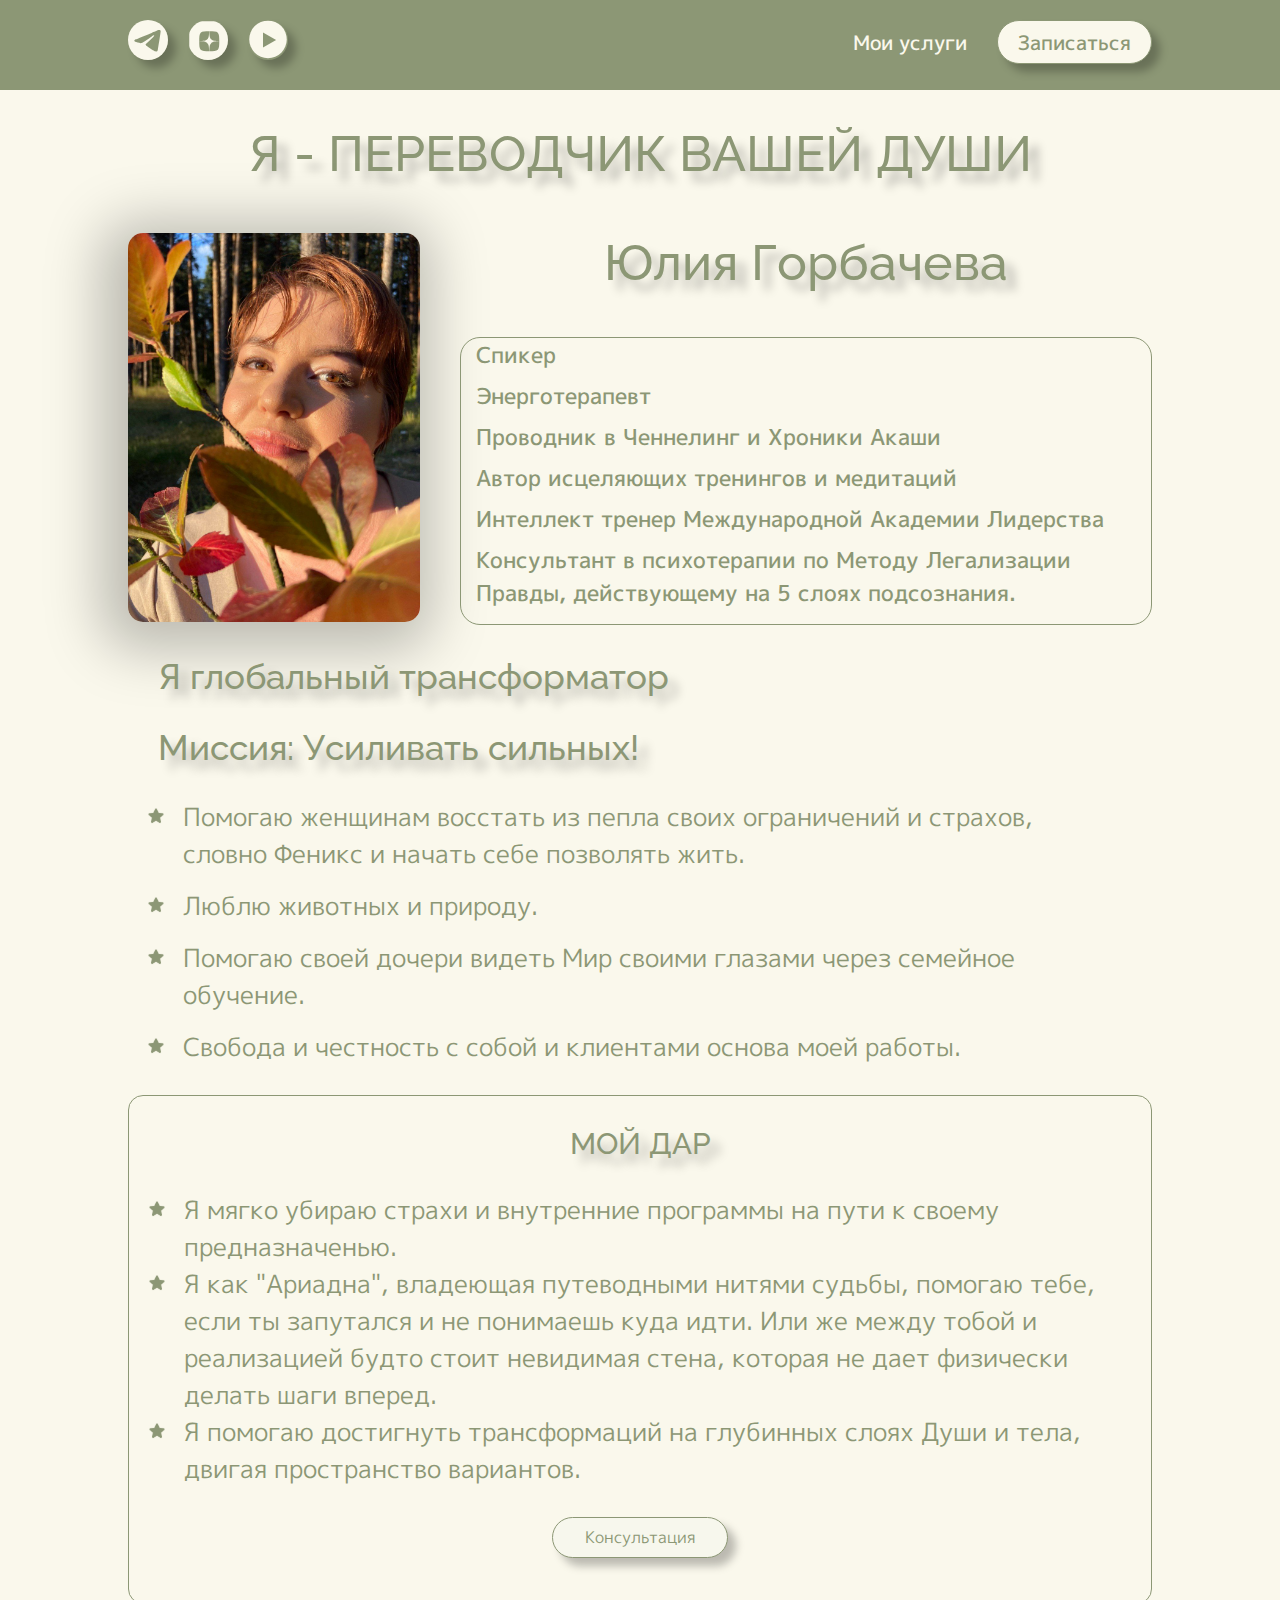
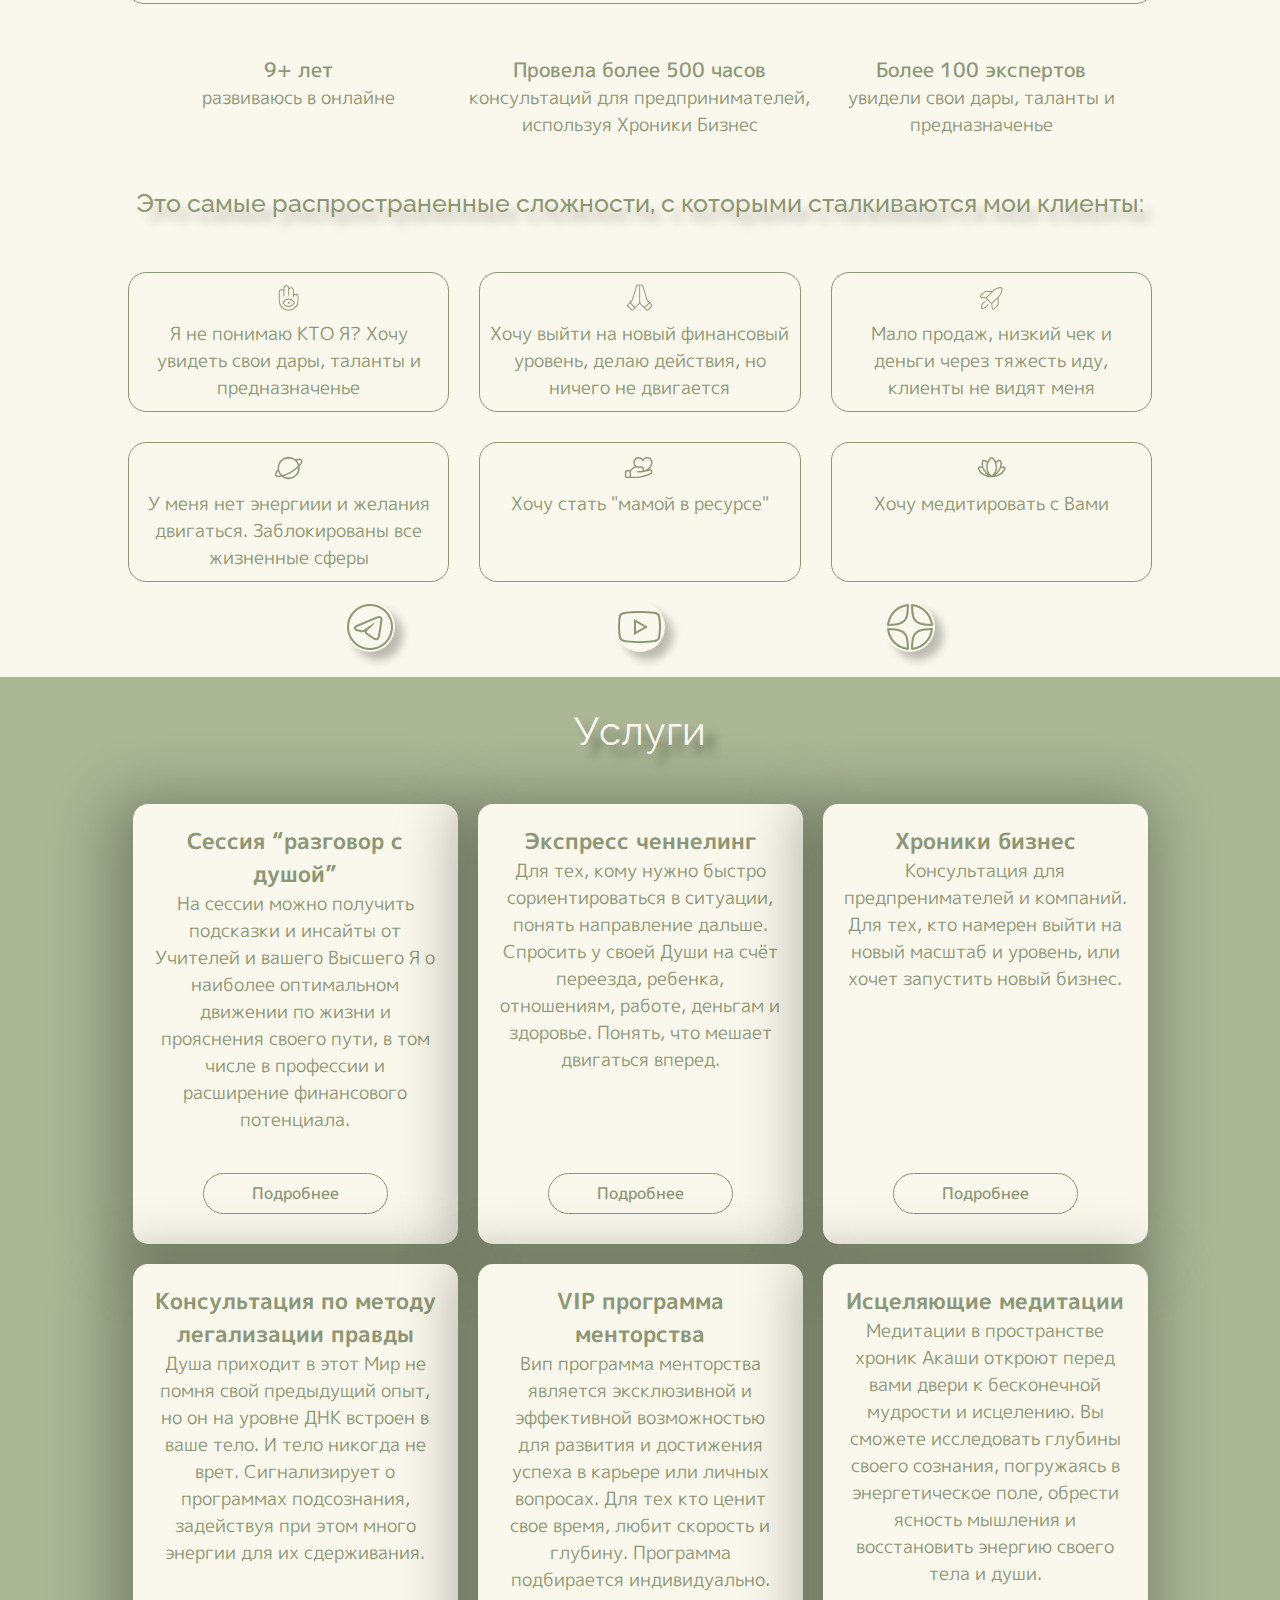
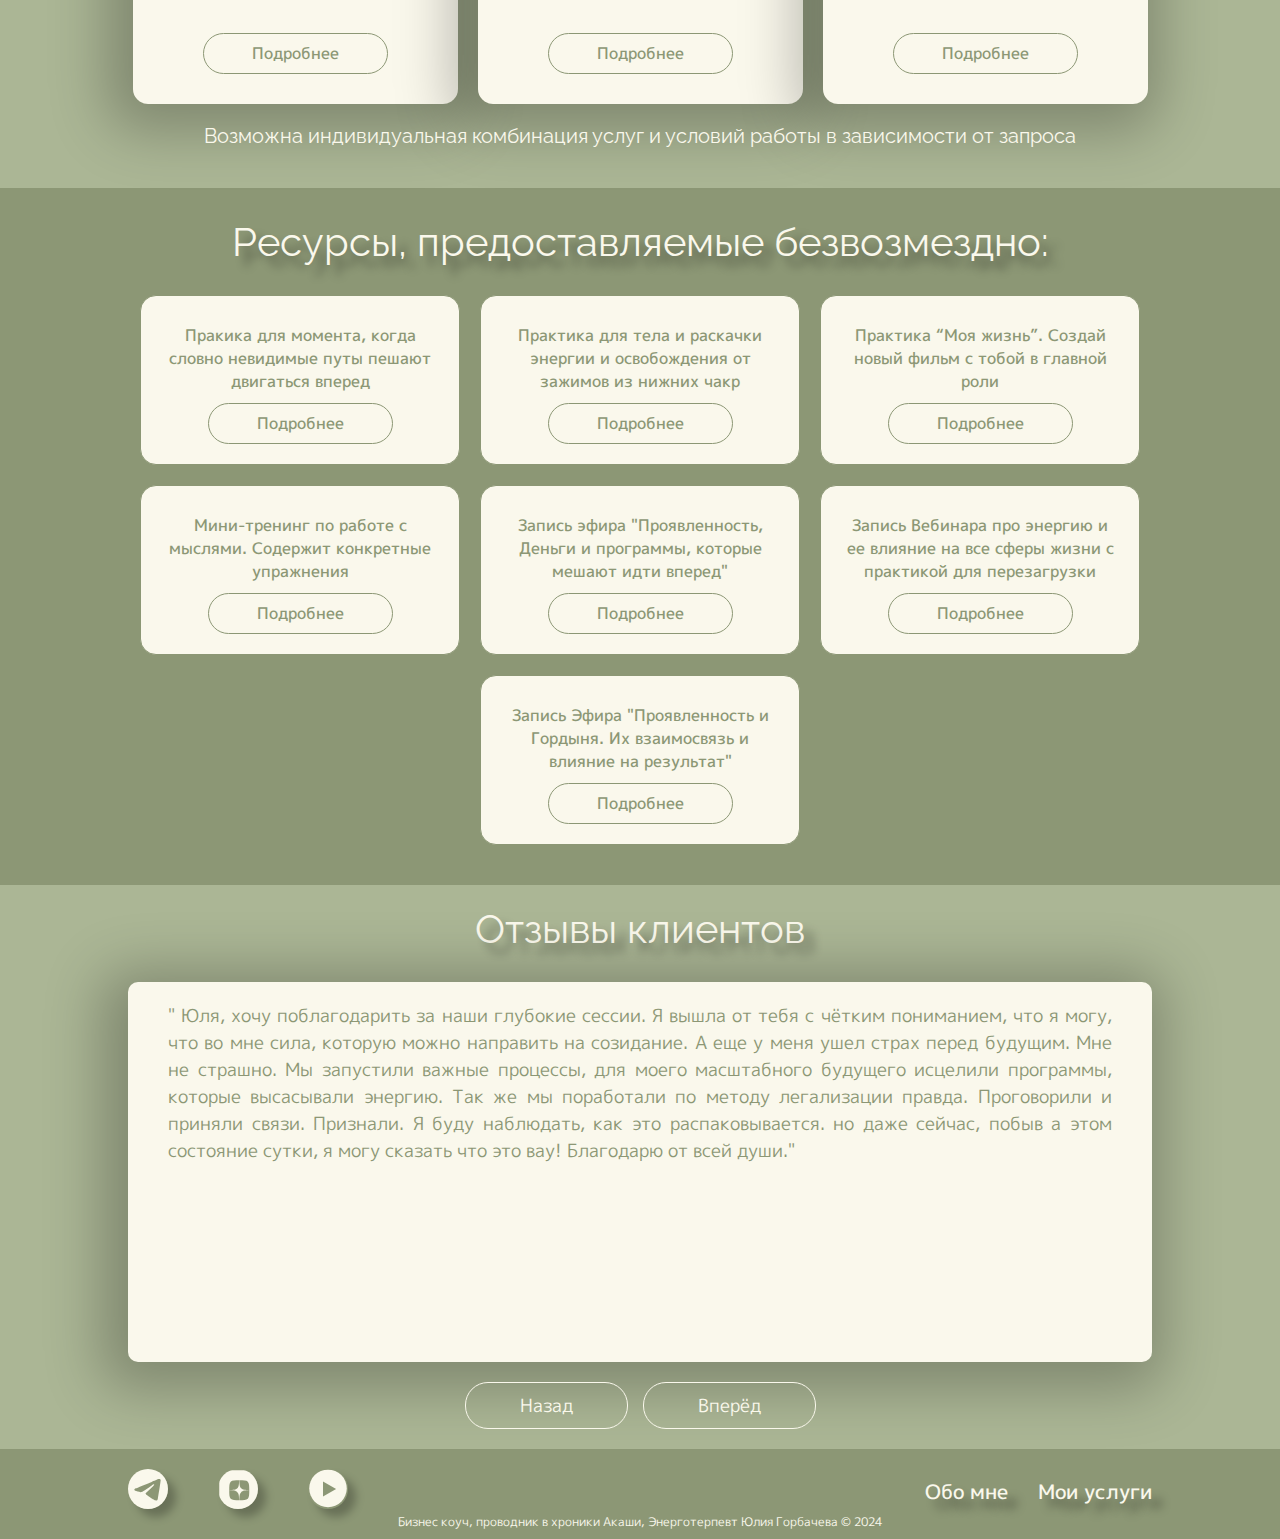
<file: index.html>
<!DOCTYPE html>
<html lang="ru">

<head>
    <meta charset="UTF-8">
    <meta name="viewport" content="width=device-width, initial-scale=1.0">
    <link rel="stylesheet" href="./assets/index/index-styles/css/normalize.css">
    <link rel="stylesheet" href="./assets/index/index-styles/css/index-style.css">
    <title>Gorbacheva-therapist</title>
</head>

<body>

    <header class="header">
        <div class="header__wrap">
            <div class="headerBox">
                <div class="hamburger hamburger_xs">
                    <input type="checkbox" id="hamburger-view" />
                    <span></span>
                    <span></span>
                    <span></span>
                    <ul class="menu">
                        <a href="https://t.me/Julia_Soul_Translator" target="_blank">
                            <li>Консультация</li>
                        </a>
                        <a href="#services">
                            <li>Услуги</li>
                        </a>
                        <a href="#reviews">
                            <li>Отзывы</li>
                        </a>
                        <a href="#invitation">
                            <li>Социальные сети</li>
                        </a>
                    </ul>
                </div>
            </div>

            <div class="headerBox">
                <nav class="navigation">
                    <div class="navigation__sosial-media">
                        <a href="https://t.me/gorbachevamoney" target="_blank" ><img src="./assets/index/index-images/about-home/telegram-beige.svg"
                                alt="Иконка-ссылка на Телеграм" /></a>
                        <a href="https://dzen.ru/soultranslater" target="_blank" ><img src="./assets/index/index-images/about-home/dzen-beige.svg"
                                alt="Иконка-ссылка на Яндекс Дзен" /></a>
                        <a href="https://www.youtube.com/@user-gn9vz8li3f" target="_blank" ><img
                                src="./assets/index/index-images/about-home/youtube-beige.svg" alt="Иконка-ссылка на Ютуб" /></a>
                    </div>
                    <div class="navigation__inside-links">
                        <a class="navigation__link"href="#services">Мои услуги</a>
                        <a class="navigation__btn" href="https://t.me/Julia_Soul_Translator"
                        target="_blank" >Записаться</a>
                    </div>
                </nav>
            </div>
        </div>
    </header>
    
    <main class="main">

        <section class="home"> 
            <div class="home__wrap">
                <div class="homeBox">
                    <h1 class="homeBox__title"> Я - ПЕРЕВОДЧИК ВАШЕЙ ДУШИ</h1>
                </div>
                <div class="homeBox">
                    <div class="homeBox__img">
                        <img class="homeBox__img-img" src="./assets/index/index-images/2.jpg" alt="" />
                    </div>
                    <div class="homeBox__content">
                        <h2 class="homeBox__title homeBox__title_name"> Юлия Горбачева </h2>
                        <ul class="homeBox__list">
                            <li class="homeBox__item">
                                Консультант в психотерапии по Методу Легализации Правды,
                                действующему на 5 слоях подсознания.
                            </li>
        
                            <li class="homeBox__item">
                                Интеллект тренер Международной Академии Лидерства
                            </li>
                            <li class="homeBox__item">
                                Автор исцеляющих тренингов и медитаций
                            </li>
                            <li class="homeBox__item">
                                Проводник в Ченнелинг и Хроники Акаши
                            </li>
                            <li class="homeBox__item">Энерготерапевт</li>
        
                            <li class="homeBox__item">Спикер</li>
                        </ul>
                    </div>
                </div>
            </div>
        </section>

        <section class="about" id="about">
            <div class="about__wrap">
            <div class="aboutBox">
                <div class="aboutBox__text-big">
                    Я глобальный трансформатор
                </div>
                <div class="aboutBox__text-big">
                    Миссия: Усиливать сильных!
                </div>
                <ul class="aboutBox__list">
                    <li class="aboutBox__text-small">Помогаю женщинам восстать из пепла своих ограничений и страхов,
                    словно Феникс и начать себе позволять жить.</li>
                    <li class="aboutBox__text-small">Люблю животных и природу.</li>
                    <li class="aboutBox__text-small">Помогаю своей дочери видеть Мир своими глазами через семейное
                    обучение.</li>
                    <li class="aboutBox__text-small">Свобода и честность с собой и клиентами основа моей работы.</li>
                </ul>
            </div>
            </div>
        </section>

        <section class="skills">
            <div class="skills__wrap">
                <div class="skills-container">
                    <aside class="skillsBox">
                        <h2 class="skillsBox__title"> МОЙ ДАР </h2>
                        <ul class="skillsBox__content">
                            <li class="skillsBox__text"> 
                                Я мягко убираю страхи и внутренние программы на пути к своему предназначенью. 
                            </li>
                            <li class="skillsBox__text"> 
                                Я как "Ариадна", владеющая путеводными нитями судьбы, помогаю тебе, если ты запутался и не понимаешь куда
                                идти. Или же между тобой и реализацией будто стоит невидимая стена, которая не дает
                                физически делать шаги вперед.
                            </li> 
                            <li class="skillsBox__text"> 
                                Я помогаю достигнуть трансформаций на глубинных слоях Души и тела, двигая пространство вариантов. 
                            </li>
                        </ul>
                            <a class="skillsBox__btn" href="https://t.me/Julia_Soul_Translator"
                                target="_blank" >Консультация</a>
                    </aside>
                </div>
            </div>
        </section>

        <section class="achievements">
            <div class="achievements__wrap">
                <ul class="achievements__list">
                    <li class="achievements__item">
                        <p class="achievements__bigItem">9+ лет </p> 
                        развиваюсь в онлайне
                    </li>
                    <li class="achievements__item">
                        <p class="achievements__bigItem">Провела более 500 часов </p>
                        консультаций для предпринимателей, используя Хроники Бизнес     
                    </li>
                    <li class="achievements__item">
                        <p class="achievements__bigItem">Более 100 экспертов </p>
                        увидели свои дары, таланты и предназначенье
                    </li>
                </ul>
            </div> 
        </section>

        <section class="problems">
            <div class="problems__wrap">
                <h2 class="problems__title">Это самые распространенные сложности, с которыми сталкиваются мои клиенты:</h2>
                    <ul class="problems__list">
                        <li class="problems__item">
                            <svg xmlns="http://www.w3.org/2000/svg" width="30" height="30" viewBox="0 0 256 256">
                                <path fill="currentColor"
                                    d="M136 168a8 8 0 1 1-8-8a8 8 0 0 1 8 8m76-52v36a84 84 0 0 1-168 0V76a24 24 0 0 1 40-17.87V44a24 24 0 0 1 47.93-1.8A24 24 0 0 1 172 60v38.13A24 24 0 0 1 212 116m-8 0a16 16 0 0 0-32 0v4a4 4 0 0 1-8 0V60a16 16 0 0 0-32 0v44a4 4 0 0 1-8 0V44a16 16 0 0 0-32 0v68a4 4 0 0 1-8 0V76a16 16 0 0 0-32 0v76a76 76 0 0 0 152 0Zm-24.42 50.21a4 4 0 0 1 0 3.58c-.7 1.4-17.5 34.21-51.58 34.21s-50.88-32.81-51.58-34.21a4 4 0 0 1 0-3.58c.7-1.4 17.5-34.21 51.58-34.21s50.88 32.81 51.58 34.21m-8.16 1.8c-3.83-6.43-18.55-28-43.42-28s-39.6 21.55-43.42 28c3.84 6.44 18.55 28 43.42 28s39.6-21.56 43.42-28.01Z" />
                            </svg>
                            Я не понимаю КТО Я? Хочу увидеть свои дары, таланты и предназначенье
                        </li>
                        <li class="problems__item">
                            <svg xmlns="http://www.w3.org/2000/svg" width="30" height="30" viewBox="0 0 256 256">
                                <path fill="currentColor"
                                    d="m232.49 182.83l-37-37l-36.7-121.21A17.77 17.77 0 0 0 128 18.56a17.77 17.77 0 0 0-30.79 6.06L60.46 145.88l-36.95 37a12 12 0 0 0 0 17l32.69 32.61a12 12 0 0 0 17 0l48.28-48.29a36 36 0 0 0 6.55-8.94a36 36 0 0 0 6.55 8.94l48.28 48.29a12 12 0 0 0 17 0l32.69-32.69a12 12 0 0 0-.06-16.97m-165 44a4 4 0 0 1-5.66 0l-32.66-32.68a4 4 0 0 1 0-5.66L44.68 173L83 211.32Zm48.29-48.28l-27.1 27.11l-38.34-38.34l16.48-16.49a3.92 3.92 0 0 0 1-1.67l37-122.22A9.78 9.78 0 0 1 124 29.78v129a27.81 27.81 0 0 1-8.2 19.77Zm16.2-19.8v-129a9.78 9.78 0 0 1 19.14-2.84l37 122.22a3.92 3.92 0 0 0 1 1.67l17.38 17.38l-39.18 37.51l-27.12-27.14a27.81 27.81 0 0 1-8.2-19.8Zm94.83 35.4l-32.68 32.68a4 4 0 0 1-5.66 0L173 211.38l39.18-37.51l14.61 14.62a4 4 0 0 1 .04 5.66Z" />
                            </svg>
                            Хочу выйти на новый финансовый уровень, делаю действия, но ничего не двигается
                        </li>
                        <li class="problems__item">
                            <svg xmlns="http://www.w3.org/2000/svg" width="30" height="30" viewBox="0 0 256 256">
                                <path fill="currentColor"
                                    d="M99.88 185c-.35 1.43-9.33 35-59.88 35a4 4 0 0 1-4-4c0-50.54 33.6-59.53 35-59.88a4 4 0 0 1 2 7.76c-1.12.29-27.23 7.59-28.89 48c40.45-1.66 47.75-27.76 48.05-28.91a4 4 0 0 1 7.75 2ZM194 115.71l-6 5.94v60a11.9 11.9 0 0 1-3.52 8.48l-34.34 34.35a12 12 0 0 1-20.37-6.79l-5.55-39.81l-46.1-46.11l-39.79-5.55a12 12 0 0 1-6.81-20.37l34.35-34.34A11.9 11.9 0 0 1 74.35 68h60l5.94-5.94c25.53-25.53 56.3-26.62 68.35-25.91a12 12 0 0 1 11.22 11.22c.71 12.04-.38 42.81-25.86 68.34M39.44 118.3l39.14 5.46L126.35 76h-52a4 4 0 0 0-2.82 1.18l-34.35 34.33a4 4 0 0 0 2.26 6.79M180 129.65l-47.77 47.77l5.46 39.15a4 4 0 0 0 6.79 2.25l34.35-34.34a4 4 0 0 0 1.17-2.83Zm8.28-19.59c23.23-23.24 24.23-51.26 23.58-62.22a3.93 3.93 0 0 0-3.71-3.71c-11-.65-39 .34-62.22 23.58l-7.11 7.11L85.66 128L128 170.34l53.18-53.17Z" />
                            </svg>
                            Мало продаж, низкий чек и деньги через тяжесть иду, клиенты не видят меня
                        </li>
                        <li class="problems__item">
                            <svg xmlns="http://www.w3.org/2000/svg" width="30" height="30" viewBox="0 0 256 256">
                                <path fill="currentColor"
                                    d="M243.39 61.68c-7.24-12.48-27-15-57.24-7.49A93.92 93.92 0 0 0 34.05 128a94.5 94.5 0 0 0 .9 13c-21.86 22.38-29.56 40.78-22.29 53.32c4.5 7.76 14 11.69 27.86 11.69a116.38 116.38 0 0 0 25-3.16c1.45-.32 2.92-.68 4.41-1a93.95 93.95 0 0 0 151.19-86.89c12.65-13 21.11-25.32 23.86-35.6c1.78-6.83 1.26-12.77-1.59-17.68M128 46a82.12 82.12 0 0 1 80.19 64.94c-16 15.3-38.14 31.67-63.3 46.12c-27.4 15.76-52.1 25.94-72.04 31.54A82 82 0 0 1 128 46M23 188.3c-3.52-6.07 2.31-18.56 15-33a94 94 0 0 0 21.07 36.62c-19.65 3.82-32.68 2.16-36.07-3.62M128 210a81.41 81.41 0 0 1-43.35-12.45c20.68-6.71 43.56-17.06 66.22-30.08c22.83-13.12 43.13-27.67 59.05-41.91c0 .81.06 1.62.06 2.44A82.08 82.08 0 0 1 128 210M233.35 76.21c-1.88 7-7.28 15.49-15.36 24.61a93.92 93.92 0 0 0-21.1-36.7c15.82-3.05 32-3.49 36.12 3.58c1.19 2.05 1.3 4.92.34 8.51" />
                            </svg>
                            У меня нет энергиии и желания двигаться. Заблокированы все жизненные сферы
                        </li>
                        <li class="problems__item">
                            <svg xmlns="http://www.w3.org/2000/svg" width="30" height="30" viewBox="0 0 256 256">
                                <path fill="currentColor"
                                    d="M229.12 142.65a22.43 22.43 0 0 0-19.55-3.88l-4.32 1C227 119.55 238 99.51 238 80c0-25.36-20.39-46-45.46-46A45.51 45.51 0 0 0 156 52a45.51 45.51 0 0 0-36.54-18C94.39 34 74 54.64 74 80c0 11.38 3.63 22.49 11.29 34.36a29.73 29.73 0 0 0-16.56 8.43L45.52 146H16a14 14 0 0 0-14 14v40a14 14 0 0 0 14 14h104a6 6 0 0 0 1.46-.18l64-16a7.16 7.16 0 0 0 .89-.3L225.17 181l.33-.15a22.6 22.6 0 0 0 3.62-38.18ZM119.46 46a33.16 33.16 0 0 1 31 20.28a6 6 0 0 0 11.1 0a33.16 33.16 0 0 1 31-20.28C210.68 46 226 61.57 226 80c0 20.24-16.18 43-46.8 65.75l-14.87 3.42A26 26 0 0 0 140 114H99.67C90.36 101.67 86 90.81 86 80c0-18.43 15.32-34 33.46-34M14 200v-40a2 2 0 0 1 2-2h26v44H16a2 2 0 0 1-2-2m206.28-30l-38.2 16.27L119.26 202H54v-47.51l23.21-23.22A17.88 17.88 0 0 1 89.94 126H140a14 14 0 0 1 0 28h-28a6 6 0 0 0 0 12h32a6 6 0 0 0 1.34-.15l67-15.41l.24-.06a10.6 10.6 0 0 1 7.7 19.62" />
                            </svg>
                            Хочу стать "мамой в ресурсе"
                        </li>
                        <li class="problems__item">
                            <svg xmlns="http://www.w3.org/2000/svg" width="30" height="30" viewBox="0 0 256 256">
                                <path fill="currentColor"
                                    d="M244.1 122.63a13.56 13.56 0 0 0-8.3-6.4a72.62 72.62 0 0 0-24.17-2c4.67-20.63 1.62-36.91-1.45-46.4a14.16 14.16 0 0 0-16.48-9.53a84.21 84.21 0 0 0-29.76 13.11a92.6 92.6 0 0 0-27.52-34.6a14 14 0 0 0-16.85 0a92.7 92.7 0 0 0-27.51 34.6A84.16 84.16 0 0 0 62.29 58.3a14.15 14.15 0 0 0-16.47 9.54c-3.07 9.49-6.12 25.77-1.45 46.4a72.62 72.62 0 0 0-24.17 2a13.56 13.56 0 0 0-8.3 6.4a14 14 0 0 0-1.4 10.74C13.81 145.66 24 169 54.92 187.51S113.29 206 128 206s42.12 0 73.06-18.49s41.11-41.85 44.42-54.14a14 14 0 0 0-1.38-10.74M168.48 82.9A73.1 73.1 0 0 1 196.22 70a2.2 2.2 0 0 1 2.54 1.5c3.94 12.22 7.81 37.5-10.59 69.5a129.75 129.75 0 0 1-28 33.37C167.85 161 174 142.93 174 119.17a116.13 116.13 0 0 0-5.52-36.27M57.24 71.53A2.2 2.2 0 0 1 59.78 70a73.1 73.1 0 0 1 27.74 12.9A116.13 116.13 0 0 0 82 119.17c0 23.76 6.15 41.85 13.81 55.17a129.58 129.58 0 0 1-28-33.37C49.43 109 53.3 83.72 57.24 71.53m3.84 105.67c-27.3-16.31-36.15-36.42-39-47a2.08 2.08 0 0 1 .21-1.61a1.71 1.71 0 0 1 1-.8A62.16 62.16 0 0 1 48 126.72A126.25 126.25 0 0 0 57.43 147a141 141 0 0 0 41 44.72a114.83 114.83 0 0 1-37.35-14.52M128 192.86c-8.68-6.2-34-28.2-34-73.69c0-43.36 22.94-65.34 32.8-72.78a2 2 0 0 1 2.4 0c9.86 7.44 32.8 29.42 32.8 72.78c0 45.77-25.19 67.5-34 73.69m105.9-62.62c-2.85 10.54-11.7 30.65-39 47a114.83 114.83 0 0 1-37.38 14.47a141 141 0 0 0 41-44.72a126.25 126.25 0 0 0 9.48-20.27a62.16 62.16 0 0 1 24.73 1.11a1.71 1.71 0 0 1 1 .8a2.08 2.08 0 0 1 .19 1.61Z" />
                            </svg>
                            Хочу медитировать с Вами
                        </li>
                    </ul>
            </div>
        </section>
    
        <section class="invitation" id="invitation">
            <div class="invitation__wrap">
                <div class="invitationBox">
                    <a href="https://t.me/gorbachevamoney" class="invitationBox__link" target="_blank" >
                        <img src="./assets/index/index-images/about-home/telegram-thin.png" alt="Telegram" />
                    </a>
                    <a href="https://www.youtube.com/@user-gn9vz8li3f" class="invitationBox__link" target="_blank" >
                        <img src="./assets/index/index-images/about-home/youtube-thin.png" alt="YouTube" />
                    </a>
                    <a href="https://dzen.ru/soultranslater" class="invitationBox__link" target="_blank" >
                        <img src="./assets/index/index-images/about-home/dzen-thin.png" alt="Яндекс Дзен" />
                    </a>
                </div>
            </div>
        </section>

        <section class="services" id="services">
            <div class="services__wrap">
                <div class="servicesBox servicesBox-title">
                    <h2 class="servicesBox__title-main">Услуги</h2>
                </div>
                <div class="servicesBox">
                    <div class="servicesBox__container">
                        <div class="serviceBox__text-part">
                        <h2 class="servicesBox__title">Сессия “разговор с душой”</h2>
                        <p class="servicesBox__text">На сессии можно получить подсказки и инсайты от Учителей и вашего Высшего Я о наиболее оптимальном движении по жизни и прояснения своего пути, в том числе в профессии и расширение финансового потенциала.</p>
                        </div>
                        <button class="servicesBox__button"><a href="./services1.html" target="_blank" >Подробнее</a></button>
                    </div>
                    <div class="servicesBox__container">
                        <div class="serviceBox__text-part">
                        <h2 class="servicesBox__title">Экспресс ченнелинг</h2>
                        <p class="servicesBox__text">Для тех, кому нужно быстро сориентироваться в ситуации, понять направление дальше. Спросить у своей Души на счёт переезда, ребенка, отношениям, работе, деньгам и здоровье. Понять, что мешает двигаться вперед.</p>
                        </div>
                        <button class="servicesBox__button"><a href="./services2.html" target="_blank" >Подробнее</a></button>
                    </div>
                    <div class="servicesBox__container">
                        <div class="serviceBox__text-part">
                        <h2 class="servicesBox__title">Хроники бизнес</h2>
                        <p class="servicesBox__text">Консультация для предпренимателей и компаний. Для тех, кто намерен выйти на новый масштаб и уровень, или хочет запустить новый бизнес.</p>
                    </div>
                        <button class="servicesBox__button"><a href="./services6.html" target="_blank" >Подробнее</a></button>
                    </div>
                    <div class="servicesBox__container">
                        <div class="serviceBox__text-part">
                        <h2 class="servicesBox__title">Консультация по методу легализации правды </h2>
                        <p class="servicesBox__text"> Душа приходит в этот Мир не помня свой предыдущий опыт, но он на уровне ДНК встроен в ваше тело. И тело никогда не врет. Сигнализирует о программах подсознания, задействуя при этом много энергии для их сдерживания. </p>
                    </div>
                        <button class="servicesBox__button"><a href="./services3.html"target="_blank" >Подробнее</a></button>
                    </div>
                    <div class="servicesBox__container">
                        <div class="serviceBox__text-part">
                        <h2 class="servicesBox__title">VIP программа менторства</h2>
                        <p class="servicesBox__text"> Вип программа менторства является эксклюзивной и эффективной возможностью для развития и достижения успеха в карьере или личных вопросах. Для тех кто ценит свое время, любит скорость и глубину. Программа подбирается индивидуально.</p>
                    </div>
                        <button class="servicesBox__button"><a href="./services4.html" target="_blank" >Подробнее</a></button>
                    </div>
                    <div class="servicesBox__container">
                        <div class="serviceBox__text-part">
                        <h2 class="servicesBox__title">Исцеляющие медитации</h2>
                        <p class="servicesBox__text"> Медитации в пространстве хроник Акаши откроют перед вами двери к бесконечной мудрости и исцелению. Вы сможете исследовать глубины своего сознания, погружаясь в энергетическое поле, обрести ясность мышления и восстановить энергию своего тела и души.</p>
                    </div>
                        <button class="servicesBox__button"><a href="./services5.html" target="_blank" >Подробнее</a></button>
                    </div>
                    <p class="servicesBox__subtitle">Возможна индивидуальная комбинация услуг и условий работы в зависимости от запроса</p>
                </div>

            </div>
        </section>

        <section class="free-resources">
            <div class="free-resources__wrap">
                <div class="free-resourcesBox">
                    <h2 class="free-resourcesBox__title">Ресурсы, предоставляемые безвозмездно:</h2>
                </div>
                <div class="free-resourcesBox">

                        <div class="free-resourcesBox__container">
                            <h3 class="free-resourcesBox__small-title">Пракика для момента, когда словно невидимые путы пешают двигаться вперед</h3>
                            <div class="free-resourcesBox__btn">
                                <a class="free-resourcesBox__link" href="https://t.me/gorbachevamoney/1545"
                                    target="_blank">Подробнее</a>
                            </div>
                        </div>

                        <div class="free-resourcesBox__container">
                            <h3 class="free-resourcesBox__small-title"> Практика для тела и раскачки энергии и освобождения от зажимов из нижних чакр</h3>
                            <div class="free-resourcesBox__btn">
                                <a class="free-resourcesBox__link" href="https://t.me/gorbachevamoney/1182"
                                    target="_blank">Подробнее</a>
                            </div>
                        </div>

                        <div class="free-resourcesBox__container">
                            <h3 class="free-resourcesBox__small-title">Практика “Моя жизнь”. Создай новый фильм с тобой в главной роли </h3>
                            <div class="free-resourcesBox__btn">
                                <a class="free-resourcesBox__link" href="https://t.me/gorbachevamoney/1319"
                                    target="_blank">Подробнее</a>
                            </div>
                        </div>

                        <div class="free-resourcesBox__container">
                            <h3 class="free-resourcesBox__small-title">Мини-тренинг по работе с мыслями. Содержит конкретные упражнения</h3>
                            <div class="free-resourcesBox__btn">
                                <a class="free-resourcesBox__link" href="https://t.me/gorbachevamoney/408"
                                    target="_blank">Подробнее</a>
                            </div>
                        </div>

                        <div class="free-resourcesBox__container">
                            <h3 class="free-resourcesBox__small-title">Запись эфира "Проявленность, Деньги и программы, которые мешают идти вперед"</h3>
                            <div class="free-resourcesBox__btn">
                                <a class="free-resourcesBox__link" href="https://t.me/gorbachevamoney/764"
                                    target="_blank">Подробнее</a>
                            </div>
                        </div>

                        <div class="free-resourcesBox__container">
                            <h3 class="free-resourcesBox__small-title">Запись Вебинара про энергию и ее влияние на все сферы жизни с практикой для перезагрузки</h3>
                            <div class="free-resourcesBox__btn">
                                <a class="free-resourcesBox__link" href="https://t.me/gorbachevamoney/519"
                                    target="_blank">Подробнее</a>
                            </div>
                        </div>

                        <div class="free-resourcesBox__container">
                            <h3 class="free-resourcesBox__small-title">Запись Эфира "Проявленность и Гордыня. Их взаимосвязь и влияние на результат"</h3>
                            <div class="free-resourcesBox__btn">
                                <a class="free-resourcesBox__link" href="https://t.me/gorbachevamoney/1392"
                                    target="_blank">Подробнее</a>
                            </div>
                        </div>
                </div>
            </div>
        </section>
        
        <section class="reviews" id="reviews">
                <div class="reviews__wrap">
                  <div class="reviewsBox">
                    <h2 class="reviewsBox__title">Отзывы клиентов</h2>
                  </div>
                  <div class="reviewsBox">
                    <div class="reviewsBox__card">
                      <p class="reviewsBox__text">" Юля, хочу поблагодарить за наши глубокие сессии. Я вышла от тебя с чётким пониманием, что я могу, что во мне сила, которую можно направить
                      на созидание. А еще у меня ушел страх перед будущим. Мне не страшно. Мы
                      запустили важные процессы, для моего масштабного будущего исцелили
                      программы, которые высасывали энергию. Так же мы поработали по методу
                      легализации правда. Проговорили и приняли связи. Признали. Я буду
                      наблюдать, как это распаковывается. но даже сейчас, побыв а этом
                      состояние сутки, я могу сказать что это вау! Благодарю от всей души."
                    </p>
                    </div>
                    <div class="reviewsBox__card">
                      <p class="reviewsBox__text">" Привет. Хочу оставить мой отзыв на работы в сопровождение с Юлей. Юля
                      всегда готова поддержать и ответить на сильно волнующие вопросы, всегда
                      на связи. Всегда скажет так, что собираешься из самой растекшейся лужи в
                      адекватное состояние. Моя точка А: достигатор, все через борьбу, очень
                      много мужских энергий, непринятие своей силы и натуры, апатия, энергия
                      на нуле, страх перед будущем, работа без выходных, страх взять выходной
                      и отдохнуть, потолок в деньгах. Моя точка Б: Абсолютно расслабленное
                      состояние. Все идет через женские энергии удовольствия , состояние «мне
                      можно», много сил и энергии - стабильно. Появилось любимое дело, где
                      реализуется творчество и возможность проявить свой дар, деньги идут
                      легко, но ровно на то что надо, страх ушел, есть я и я настоящая И я я
                      уверенна, что процессы будут еще распаковываться. "
                    </p>
                    </div>
                    <div class="reviewsBox__card">
                      <p class="reviewsBox__text">" Юль, для меня встреча с тобой - возможность прикоснуться к тонким
                      материям. Обрела лёгкость в мыслях, нашла новые смыслы, получила и маяк,
                      и фонарь. Я посмотрела на уже имеющуюся информацию с другой стороны (уже
                      была на сессии у астролога, и некоторая информация перекликается, но
                      подана совершенно под другим углом). Рекомендую тем, у кого есть желание
                      двигаться вперёд без вариантов за которые ухватиться, чтобы быть ближе к
                      себе настоящему, становиться шире масштабнее. Для меня это УАУ! "</p>
                    </div>
                    <div class="reviewsBox__card">
                      <p class="reviewsBox__text">" Дорогая, Юля! Спешу сказать огромное СПАСИБО и дать обратную связь
                      человека с сильным мозгом)) и частично скептика) Специально заказала
                      экспресс-консультацию, чтобы понять а что это вообще такое ченелинг и
                      как работает С первых минут твоего аудио сообщения была дико удивлена!
                      Про мою проблему с ногой именно правой не знал никто, это было давно
                      2013 год, я и сама забыла 🥹 Про то что я хочу на танцы, и именно
                      восточные ты тоже озвучила! Блин каааккккк? Танцев десятки разных… но ты
                      сказала идти именно на восток, как я и хотела, ощущаю это МОЕ точно Про
                      лично, про мой запрос сложнее. Есть сопротивление!! Знаю что другой бы
                      человек сказал «ты не права , это фигня» Но это не про меня уже! Я
                      приняла информацию, я её переваривала и увидела под нужным мне углом.
                      Честно? Я хотела так сделать давно, но боялась) почему? Есть причины,
                      свои тараканы… БЛАГОДАРЮ, что направила❤️ И благодарю Бога, что дал мне
                      человека, который реально может ответить при необходимости на ЛЮБОЙ
                      вопрос!! Я понимаю что злоупотреблять таким не надо, поэтому, осмысленно
                      соберу в себе всю информацию, волнующие меня вопросы и приду на полную
                      сессию.❤️ "</p>
                    </div>
                    <div class="reviewsBox__card">
                      <p class="reviewsBox__text">" Юля, привет! Хочу написать отзыв о методе легализации правды, как я его
                      на себе почувствовала, чтобы люди, которые ещё сомневаются, не
                      сомневались! Мой запрос был такой: я хотела найти причину, почему я
                      совсем ничего не чувствую по отношению к своему телу. Я хотела начать
                      заниматься им "из любви", а не тащить себя в зал на пинках и потому что
                      "надо". Когда из "надо", меня хватает ненадолго. Ожидания: мысленно я
                      закладывала 5-6 сессий, не меньше. Я надеялась на помощь, но
                      одновременно была внутренне готова к тому, что ответа можем и не
                      найти... У меня был опыт работы на эту же тему с гештальт-психологом в
                      свое время, однако я бы не сказала, что получила удовлетворяющий меня
                      результат. Реальность: мне хватило 2-х сессий, чтобы мое вИдение
                      изменилось. 2 сессии, Карл! Я весьма удивлена. Скажу, что метод очень
                      эффективный. Позволяет объемно и глубоко смотреть на вопрос с разных
                      слоев. В результате сессий я осознала причины своего отношения к телу (
                      точнее, полное отсутствие отношения). Пошли эмоции, благодарность,
                      желание заботы, наблюдение. Я проживаю впервые такой опыт. Это очень
                      интересно. Я чувствую себя живой. Юля, спасибо за твою работу! "</p>
                      </div>
                      <div class="reviewsBox__button">
                        <button class="reviewsBox__button-prev">Назад</button>
                        <button class="reviewsBox__button-next">Вперёд</button>
                      </div>
                  </div>
                </div>
        </section>

    </main>

    <footer class="footer">
        <div class="footer__wrap">
            <div class="footerBox">
                <nav class="footerNavigation">
                    <div class="footerNavigation__wrap">
                        <a href="https://t.me/gorbachevamoney" target="_blank" ><img src="./assets/index/index-images/footer-images/telegram-beige.svg" alt="Иконка-ссылка на Телеграм" /></a>
                        <a href="https://dzen.ru/soultranslater" target="_blank" ><img src="./assets/index/index-images/footer-images/dzen-beige.svg" alt="Иконка-ссылка на Яндекс Дзен" /></a>
                        <a href="https://www.youtube.com/@user-gn9vz8li3f" target="_blank" ><img src="./assets/index/index-images/footer-images/youtube-beige.svg" alt="Иконка-ссылка на Ютуб" /></a>
                    </div>

                    <div class="footerNavigation__inside-links">
                        <a class="footerNavigation__link" href="#about">Обо мне</a>
                        <a class="footerNavigation__link" href="#services">Мои услуги</a>
                    </div>
                </nav>
            </div>
            <div class="footerbox">
                <h4 class="footerbox__title"> Бизнес коуч, проводник в хроники Акаши, Энерготерпевт Юлия Горбачева © 2024 </h4>
            </div>
        </div>
    </footer>

    <script>
        const cards = document.querySelectorAll(".reviewsBox__card");
        const prevButton = document.querySelector(".reviewsBox__button-prev");
        const nextButton = document.querySelector(".reviewsBox__button-next");
        let currentIndex = 0;
      
        function showCard(index) {
          cards.forEach((card, i) => {
            if (i === index) {
              card.style.display = "block";
            } else {
              card.style.display = "none";
            }
          });
        }
      
        prevButton.addEventListener("click", () => {
          currentIndex = currentIndex === 0 ? cards.length - 1 : currentIndex - 1;
          showCard(currentIndex);
        });
      
        nextButton.addEventListener("click", () => {
          currentIndex = currentIndex === cards.length - 1 ? 0 : currentIndex + 1;
          showCard(currentIndex);
        });
      
        function autoSlide() {
          currentIndex = currentIndex === cards.length - 1 ? 0 : currentIndex + 1;
          showCard(currentIndex);
        }
      
        setInterval(autoSlide, 8000);
      
        showCard(currentIndex);
  
    </script>

</body>

</html>
</file>
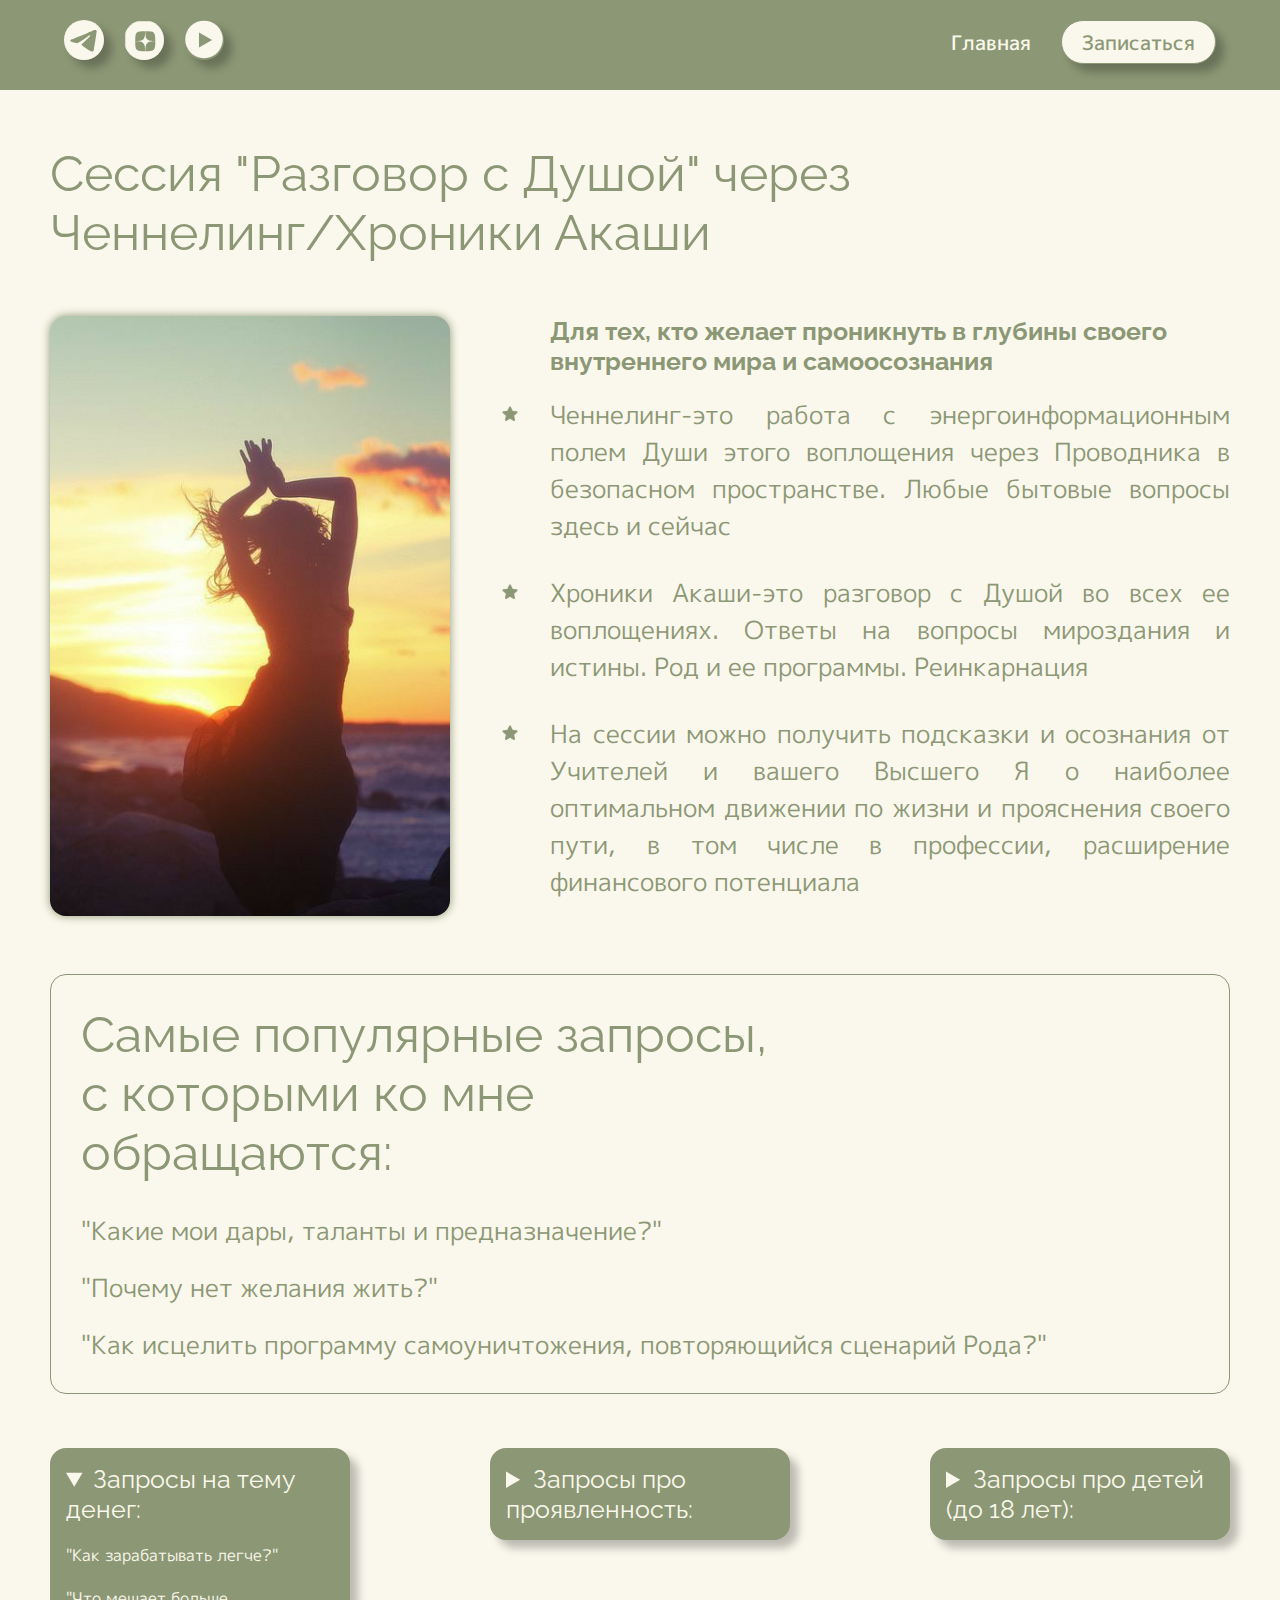
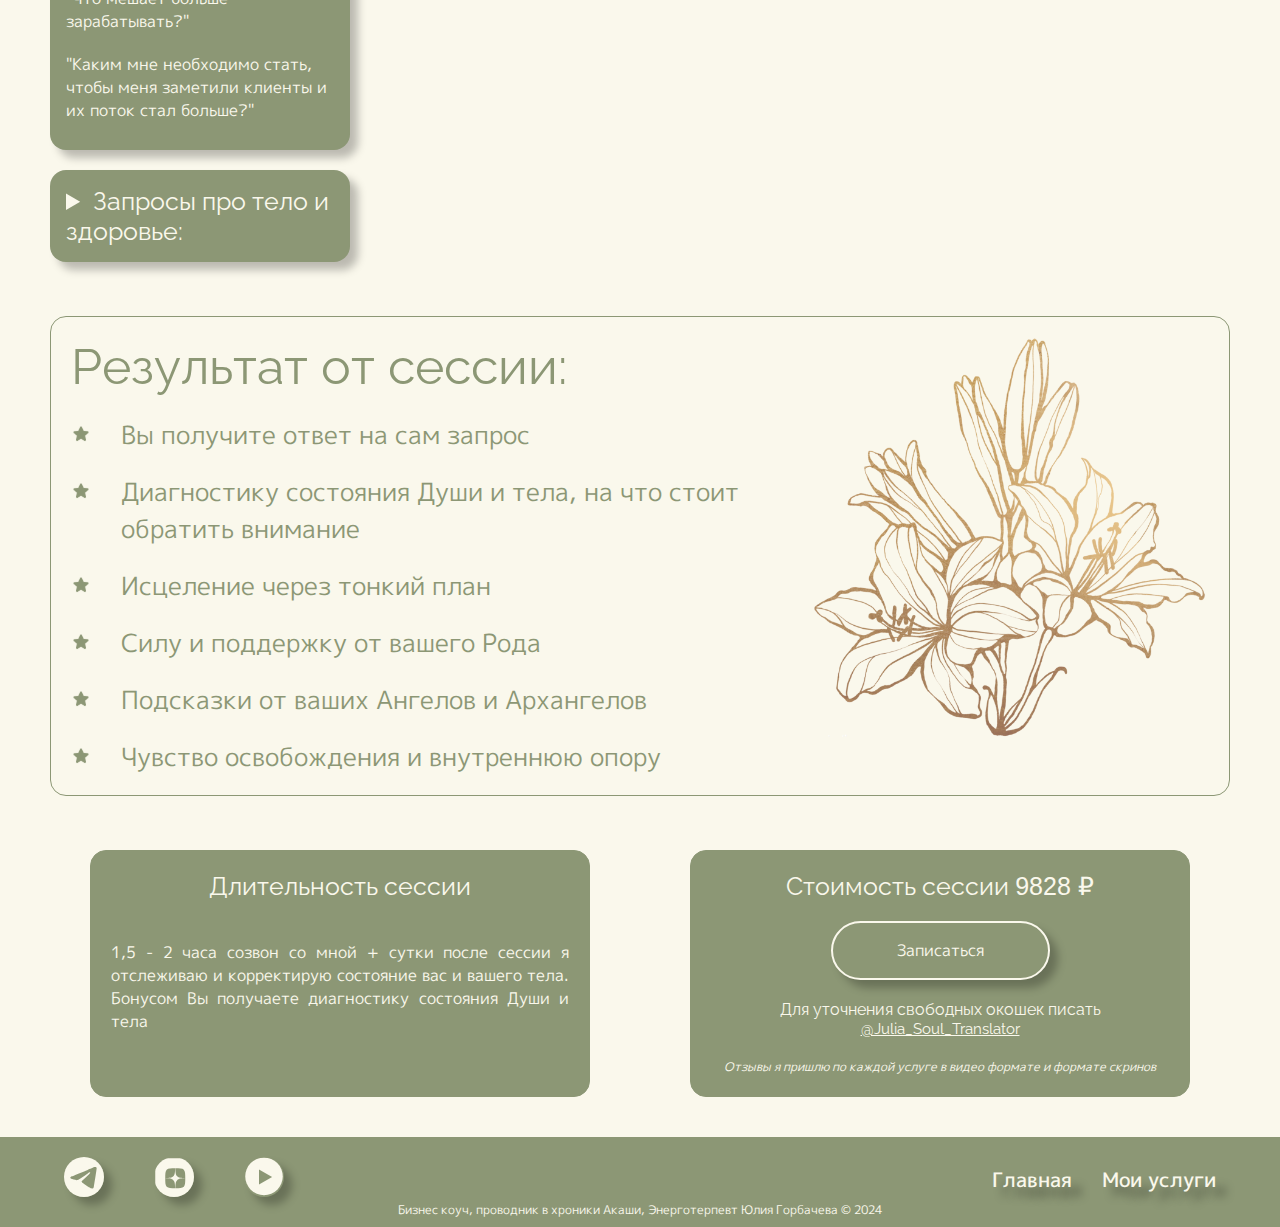
<file: services1.html>
<!DOCTYPE html>
<html lang="ru">

<head>
    <meta charset="UTF-8">
    <meta name="viewport" content="width=device-width, initial-scale=1.0">
    <link rel="stylesheet" href="./assets/services/services-styles/css/normalize.css">
    <link rel="stylesheet" href="./assets/services/services-styles/css/services1.css">
    <title>Сессия "Разговор с Душой" через Ченнелинг/Хроники Акаши</title>
</head>

<body>

    <header class="header">
        <div class="header__wrap">
            <div class="headerBox">
                <div class="hamburger hamburger_xs">
                    <input type="checkbox" id="hamburger-view" />
                    <span></span>
                    <span></span>
                    <span></span>
                    <ul class="menu">
                        <a href="https://t.me/Julia_Soul_Translator" target="_blank">
                            <li>Консультация</li>
                        </a>
                        <a href="./index.html" target="_blank" >
                            <li>Главная</li>
                        </a>
                        
                    </ul>
                </div>
            </div>

            <div class="headerBox">
                <nav class="navigation">
                    <div class="navigation__sosial-media">
                        <a href="https://t.me/gorbachevamoney" target="_blank"><img src="./assets/services/services-images/header-images/telegram-beige.svg" alt="Иконка-ссылка на Телеграм" /></a>
                        <a href="https://dzen.ru/soultranslater" target="_blank"><img src="./assets/services/services-images/header-images/dzen-beige.svg" alt="Иконка-ссылка на Яндекс Дзен" /></a>
                        <a href="https://www.youtube.com/@user-gn9vz8li3f" target="_blank"><img src="./assets/services/services-images/header-images/youtube-beige.svg" alt="Иконка-ссылка на Ютуб" /></a>
                    </div>
                    <div class="navigation__inside-links">
                        <a class="navigation__link" href="./index.html">Главная</a>
                        <a class="navigation__btn" href="https://t.me/Julia_Soul_Translator"
                        target="_blank">Записаться</a>
                    </div>
                </nav>
            </div>
        </div>
    </header>

    <main class="main">
        <section class="services-page">
            <h1 class="services-page__title">Сессия "Разговор с Душой" через Ченнелинг/Хроники Акаши</h1>
            <div class="page-wrapper">
                <div class="image-wrapper">
                    <img class="image-wrapper__img" src="./assets/services/services-images/services1/services1.jpg"
                        width="400" alt="Силуэт девушки на фоне заката">
                </div>
                <aside class="service-description">
                    <h2 class="service-description__title">Для тех, кто желает проникнуть в глубины своего внутреннего
                        мира и самоосознания</h2>
                    <ul class="service-description__list">
                        <li class="service-description__item">Ченнелинг-это работа с энергоинформационным полем Души
                            этого
                            воплощения через Проводника в безопасном пространстве. Любые бытовые вопросы здесь и сейчас
                        </li>
                        <li class="service-description__item">Хроники Акаши-это разговор с Душой во всех ее воплощениях.
                            Ответы на вопросы мироздания
                            и истины. Род и ее программы. Реинкарнация
                        </li>
                        <li class="service-description__item">На сессии можно получить подсказки и осознания от Учителей
                            и
                            вашего Высшего Я о
                            наиболее оптимальном движении по жизни и прояснения своего пути, в том числе в профессии,
                            расширение финансового потенциала
                        </li>
                    </ul>
                </aside>
            </div>
        </section>

        <section class="requests">
            <div class="requests__container">
                <h2 class="requests__title">Самые популярные запросы, с которыми ко мне обращаются:</h2>
                <div class="requests__wrapper">
                    <ul class="requests__list">
                        <li class="requests__item">"Какие мои дары, таланты и предназначение?"</li>
                        <li class="requests__item">"Почему нет желания жить?"</li>
                        <li class="requests__item">"Как исцелить программу самоуничтожения, повторяющийся сценарий
                            Рода?"
                        </li>
                    </ul>
                </div>
        </section>

        <section class="top-requests">
            <details class="top-requests__dropdown" open>
                <summary class="top-requests__header">Запросы на тему денег:</summary>
                <div class="top-requests__questions">
                    <p class="top-requests__text">"Как зарабатывать легче?"</p>
                    <p class="top-requests__text">"Что мешает больше зарабатывать?"</p>
                    <p class="top-requests__text">"Каким мне необходимо стать, чтобы меня заметили клиенты и
                        их поток стал больше?"</p>
                </div>
            </details>

            <details class="top-requests__dropdown">
                <summary class="top-requests__header">Запросы про проявленность:</summary>
                <div class="top-requests__questions">
                    <p class="top-requests__text">"Какие программы мне мешают проявляться и действовать?"</p>
                    <p class="top-requests__text">"Боюсь свою Силу, почему?"</p>
                    <p class="top-requests__text">"Почему не могу поднять чек на услуги, что мешает?"</p>
                </div>
            </details>

            <details class="top-requests__dropdown">
                <summary class="top-requests__header">Запросы про детей (до 18 лет):</summary>
                <div class="top-requests__questions">
                    <p class="top-requests__text">"Для чего мне дан такой ребенок?"</p>
                    <p class="top-requests__text">"Какие Дары, Таланты и Предназначение ребенка?"</p>
                    <p class="top-requests__text">"Как наладить доверительные отношения с ребенком?"</p>
                </div>
            </details>

            <details class="top-requests__dropdown">
                <summary class="top-requests__header">Запросы про тело и здоровье:</summary>
                <div class="top-requests__questions">
                    <p class="top-requests__text">"Почему оно такое?"</p>
                    <p class="top-requests__text">"Почему лишний вес?"</p>
                    <p class="top-requests__text">"Для чего мне дана такая болезнь?"</p>
                </div>
            </details>
            </div>
        </section>

        <section class="result">
            <div class="result__container">
                <h2 class="result__title">Результат от сессии:</h2>
                <ul class="result__list">
                    <li class="result__item">Вы получите ответ на сам запрос</li>
                    <li class="result__item">Диагностику состояния Души и тела, на что стоит обратить внимание</li>
                    <li class="result__item">Исцеление через тонкий план</li>
                    <li class="result__item">Силу и поддержку от вашего Рода</li>
                    <li class="result__item">Подсказки от ваших Ангелов и Архангелов</li>
                    <li class="result__item">Чувство освобождения и внутреннюю опору</li>
                </ul>
            </div>

            <div class="result-image">
                <img class="result-image__img" src="./assets/services/services-images/services1/gold.png"
                    alt="Оформление золотыми линиями" width="400">
            </div>
        </section>

        <section class="duration">
            <div class="duration__container">
                <h2 class="duration__title">Длительность сессии</h2>
                <p class="duration__text">1,5 - 2 часа созвон со мной + сутки после сессии я отслеживаю и
                    корректирую состояние вас и
                    вашего тела. Бонусом Вы получаете диагностику состояния Души и тела
                </p>
            </div>

            <div class="price-connect">
                <div class="price-connect__container">
                    <h2 class="price-connect__title">Стоимость сессии <span class="price-connect__title-numbers">9828
                            ₽</span></h2>
                    <div class="price-connect__wrapper">
                        <a class="price-connect__link" href="https://t.me/Julia_Soul_Translator"
                            target="_blank">Записаться</a>
                    </div>

                    <div class="price-connect__container">
                        <h3 class="price-connect__subtitle">Для уточнения свободных окошек писать
                            <a class="price-connect__tlg" href="https://t.me/Julia_Soul_Translator"
                                target="_blank">@Julia_Soul_Translator</a>
                        </h3>
                        <p class="price-connect__text">Отзывы я пришлю по каждой услуге в видео формате и формате
                            скринов</p>
                    </div>
                </div>
            </div>
        </section>
    </main>

    <footer class="footer">
        <div class="footer__wrap">
            <div class="footerBox">
                <nav class="footerNavigation">
                    <div class="footerNavigation__wrap">
                        <a href="https://t.me/gorbachevamoney" target="_blank" ><img src="./assets/services/services-images/footer-images/telegram-beige.svg" alt="Иконка-ссылка на Телеграм" /></a>
                        <a href="https://dzen.ru/soultranslater" target="_blank" ><img src="./assets/services/services-images/footer-images/dzen-beige.svg" alt="Иконка-ссылка на Яндекс Дзен" /></a>
                        <a href="https://www.youtube.com/@user-gn9vz8li3f" target="_blank" ><img src="./assets/services/services-images/footer-images/youtube-beige.svg" alt="Иконка-ссылка на Ютуб" /></a>
                    </div>

                    <div class="footerNavigation__inside-links">
                        <a class="footerNavigation__link" href="./index.html" target="_blank" >Главная</a>
                        <a class="footerNavigation__link" href="#services" target="_blank" >Мои услуги</a>
                    </div>
                </nav>
            </div>
            <div class="footerbox">
                <h4 class="footerbox__title"> Бизнес коуч, проводник в хроники Акаши, Энерготерпевт Юлия Горбачева © 2024 </h4>
            </div>
        </div>
    </footer>

</body>

</html>
</file>
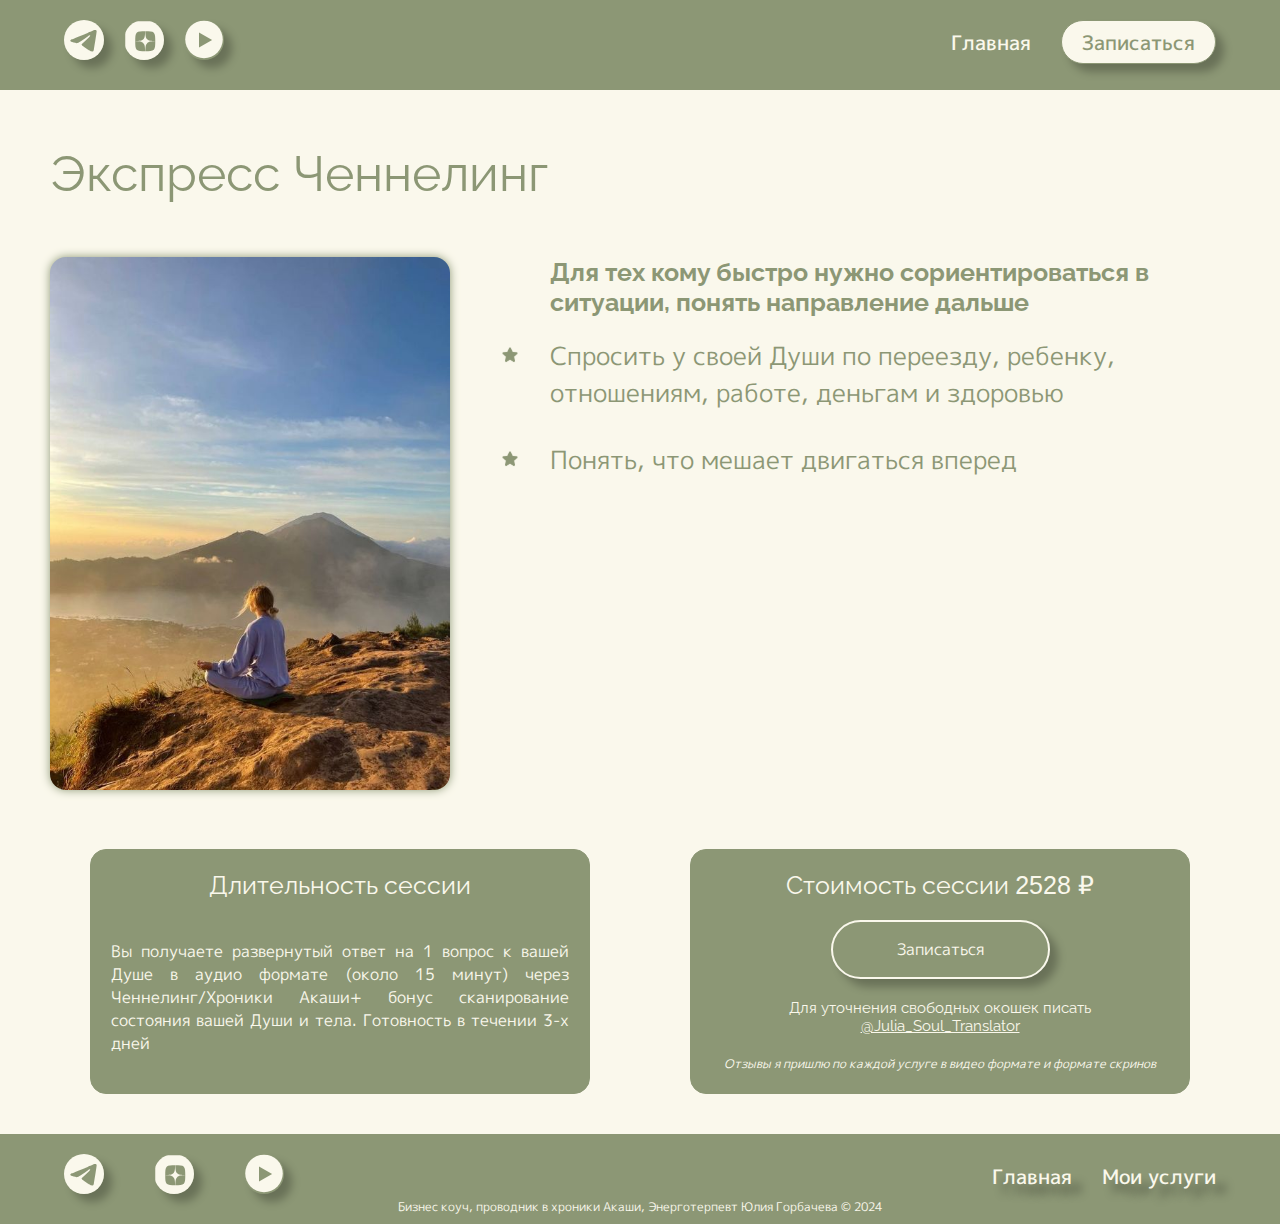
<file: services2.html>
<!DOCTYPE html>
<html lang="ru">

<head>
    <meta charset="UTF-8">
    <meta name="viewport" content="width=device-width, initial-scale=1.0">
    <link rel="stylesheet" href="./assets/services/services-styles/css/normalize.css">
    <link rel="stylesheet" href="./assets/services/services-styles/css/services2.css">
    <title>Экспресс Ченнелинг</title>
</head>

<body>

    <header class="header">
        <div class="header__wrap">
            <div class="headerBox">
                <div class="hamburger hamburger_xs">
                    <input type="checkbox" id="hamburger-view" />
                    <span></span>
                    <span></span>
                    <span></span>
                    <ul class="menu">
                        <a href="https://t.me/Julia_Soul_Translator">
                            <li>Консультация</li>
                        </a>
                        <a href="./index.html" target="_blank" >
                            <li>Главная</li>
                        </a>
                        
                    </ul>
                </div>
            </div>

            <div class="headerBox">
                <nav class="navigation">
                    <div class="navigation__sosial-media">
                        <a href="https://t.me/gorbachevamoney" ><img src="./assets/services/services-images/header-images/telegram-beige.svg" alt="Иконка-ссылка на Телеграм" /></a>
                        <a href="https://dzen.ru/soultranslater" ><img src="./assets/services/services-images/header-images/dzen-beige.svg" alt="Иконка-ссылка на Яндекс Дзен" /></a>
                        <a href="https://www.youtube.com/@user-gn9vz8li3f" ><img src="./assets/services/services-images/header-images/youtube-beige.svg" alt="Иконка-ссылка на Ютуб" /></a>
                    </div>
                    <div class="navigation__inside-links">
                        <a class="navigation__link" href="./index.html">Главная</a>
                        <a class="navigation__btn" href="https://t.me/Julia_Soul_Translator"
                        target="_blank">Записаться</a>
                    </div>
                </nav>
            </div>
        </div>
    </header>

    <main class="main">
        <section class="services-page">
            <h1 class="services-page__title">Экспресс Ченнелинг</h1>
            <div class="page-wrapper">
                <div class="image-wrapper">
                    <img class="image-wrapper__img" src="./assets/services/services-images/services2/services2.jpg"
                        width="400" alt="Силуэт девушки на горе">
                </div>
                <aside class="service-description">
                    <h2 class="service-description__title">Для тех кому быстро нужно сориентироваться в ситуации,
                        понять направление дальше</h2>
                    <ul class="service-description__list">
                        <li class="service-description__item">Спросить у своей Души по переезду, ребенку, отношениям,
                            работе, деньгам и здоровью</li>
                        <li class="service-description__item"> Понять, что мешает двигаться вперед</li>
                    </ul>
                </aside>
            </div>
        </section>

        <section class="duration">
            <div class="duration__container">
                <h2 class="duration__title">Длительность сессии</h2>
                <p class="duration__text">Вы получаете развернутый ответ на 1 вопрос к вашей Душе в аудио
                    формате
                    (около 15 минут) через
                    Ченнелинг/Хроники Акаши+ бонус сканирование состояния вашей Души и тела. Готовность в течении 3-х
                    дней</p>
            </div>

            <div class="price-connect">
                <div class="price-connect__container">
                    <h2 class="price-connect__title">Стоимость сессии <span class="price-connect__title-numbers">2528
                            ₽</span></h2>
                    <div class="price-connect__wrapper">
                        <a class="price-connect__link" href="https://t.me/Julia_Soul_Translator"
                            target="_blank">Записаться</a>
                    </div>

                    <div class="price-connect__container">
                        <h3 class="price-connect__subtitle">Для уточнения свободных окошек писать
                            <a class="price-connect__tlg" href="https://t.me/Julia_Soul_Translator"
                                target="_blank">@Julia_Soul_Translator</a>
                        </h3>
                        <p class="price-connect__text">Отзывы я пришлю по каждой услуге в видео формате и формате
                            скринов</p>
                    </div>
                </div>
            </div>
        </section>
    </main>

    <footer class="footer">
        <div class="footer__wrap">
            <div class="footerBox">
                <nav class="footerNavigation">
                    <div class="footerNavigation__wrap">
                        <a href="https://t.me/gorbachevamoney" target="_blank" ><img src="./assets/services/services-images/footer-images/telegram-beige.svg" alt="Иконка-ссылка на Телеграм" /></a>
                        <a href="https://dzen.ru/soultranslater" target="_blank" ><img src="./assets/services/services-images/footer-images/dzen-beige.svg" alt="Иконка-ссылка на Яндекс Дзен" /></a>
                        <a href="https://www.youtube.com/@user-gn9vz8li3f" target="_blank" ><img src="./assets/services/services-images/footer-images/youtube-beige.svg" alt="Иконка-ссылка на Ютуб" /></a>
                    </div>

                    <div class="footerNavigation__inside-links">
                        <a class="footerNavigation__link" href="./index.html" target="_blank" >Главная</a>
                        <a class="footerNavigation__link" href="#services" target="_blank" >Мои услуги</a>
                    </div>
                </nav>
            </div>
            <div class="footerbox">
                <h4 class="footerbox__title"> Бизнес коуч, проводник в хроники Акаши, Энерготерпевт Юлия Горбачева © 2024 </h4>
            </div>
        </div>
    </footer>

</body>

</html>
</file>
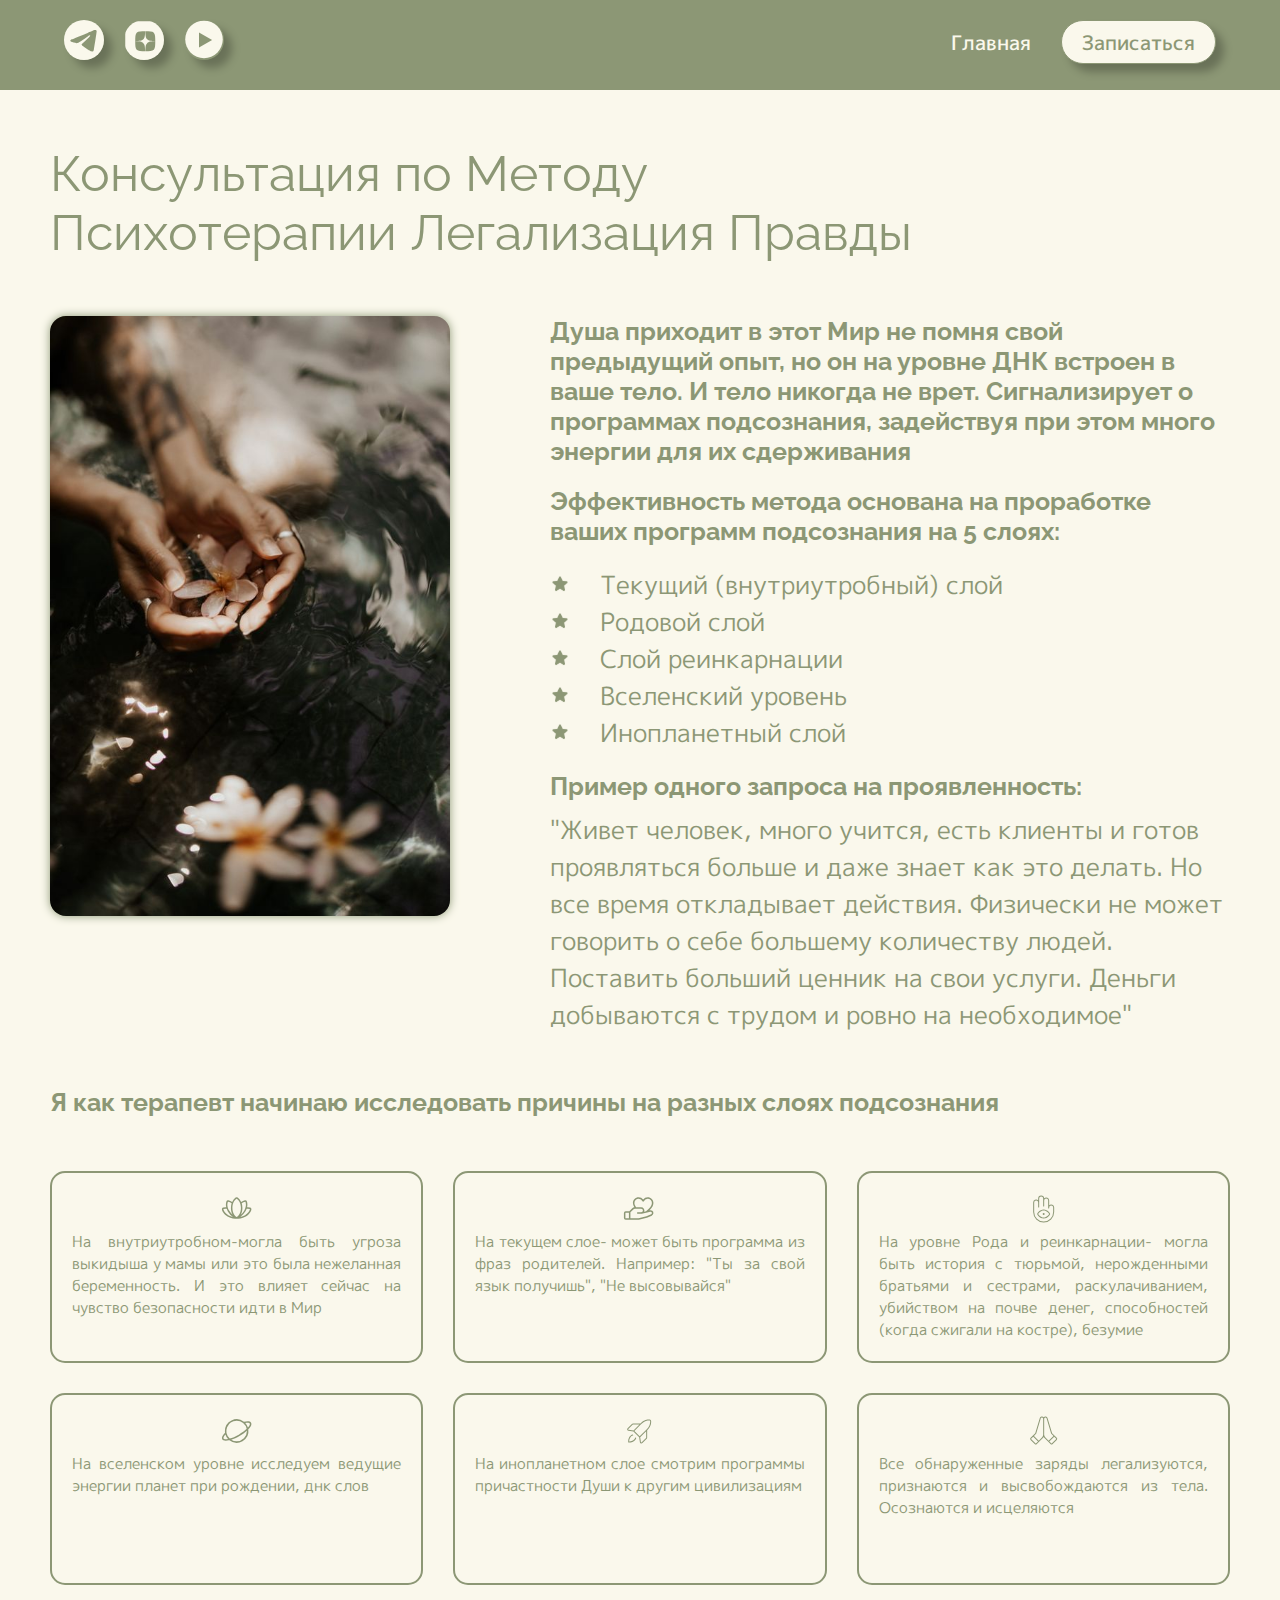
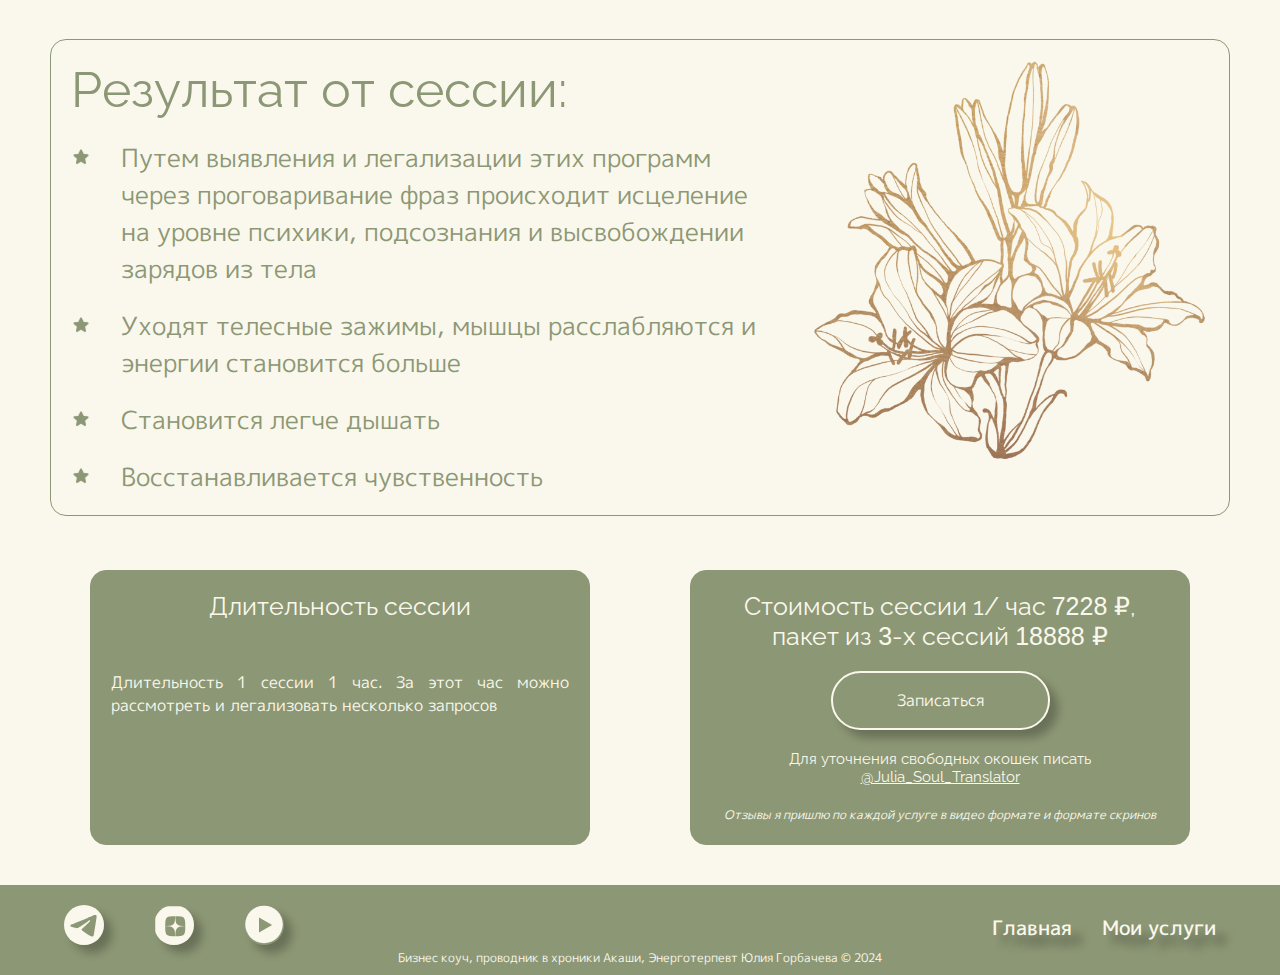
<file: services3.html>
<!DOCTYPE html>
<html lang="ru">

<head>
    <meta charset="UTF-8">
    <meta name="viewport" content="width=device-width, initial-scale=1.0">
    <link rel="stylesheet" href="./assets/services/services-styles/css/normalize.css">
    <link rel="stylesheet" href="./assets/services/services-styles/css/services3.css">
    <title>Консультация по Методу Психотерапии Легализация Правды</title>
</head>

<body>

    <header class="header">
        <div class="header__wrap">
            <div class="headerBox">
                <div class="hamburger hamburger_xs">
                    <input type="checkbox" id="hamburger-view" />
                    <span></span>
                    <span></span>
                    <span></span>
                    <ul class="menu">
                        <a href="https://t.me/Julia_Soul_Translator">
                            <li>Консультация</li>
                        </a>
                        <a href="./index.html" target="_blank" >
                            <li>Главная</li>
                        </a>
                        
                    </ul>
                </div>
            </div>

            <div class="headerBox">
                <nav class="navigation">
                    <div class="navigation__sosial-media">
                        <a href="https://t.me/gorbachevamoney" ><img src="./assets/services/services-images/header-images/telegram-beige.svg" alt="Иконка-ссылка на Телеграм" /></a>
                        <a href="https://dzen.ru/soultranslater" ><img src="./assets/services/services-images/header-images/dzen-beige.svg" alt="Иконка-ссылка на Яндекс Дзен" /></a>
                        <a href="https://www.youtube.com/@user-gn9vz8li3f" ><img src="./assets/services/services-images/header-images/youtube-beige.svg" alt="Иконка-ссылка на Ютуб" /></a>
                    </div>
                    <div class="navigation__inside-links">
                        <a class="navigation__link" href="./index.html">Главная</a>
                        <a class="navigation__btn" href="https://t.me/Julia_Soul_Translator"
                        target="_blank">Записаться</a>
                    </div>
                </nav>
            </div>
        </div>
    </header>

    <main class="main">
        <section class="services-page">
            <h1 class="services-page__title">Консультация по Методу Психотерапии Легализация Правды</h1>
            <div class="page-wrapper">
                <div class="image-wrapper">
                    <img class="image-wrapper__img" src="./assets/services/services-images/services3/services3.jpg"
                        width="400" alt="Две руки, которые тянутся друг к другу">
                </div>
                <aside class="service-description">
                    <h2 class="service-description__title">Душа приходит в этот Мир не помня свой предыдущий опыт, но он
                        на уровне ДНК встроен в ваше тело. И тело никогда не врет. Сигнализирует о программах
                        подсознания, задействуя при этом много энергии для их сдерживания
                    </h2>
                    <h3 class="service-description__subtitle">Эффективность метода основана на проработке ваших
                        программ подсознания на 5 слоях:</h3>
                    <ul class="service-description__list">
                        <li class="service-description__item">Текущий (внутриутробный) слой</li>
                        <li class="service-description__item">Родовой слой</li>
                        <li class="service-description__item">Слой реинкарнации</li>
                        <li class="service-description__item">Вселенский уровень</li>
                        <li class="service-description__item">Инопланетный слой</li>
                    </ul>

                    <div class="service-description__wrapper">
                        <h2 class="service-description__title">Пример одного запроса на проявленность:</h2>
                        <p class="service-description__text">"Живет человек, много учится, есть клиенты и готов
                            проявляться больше и даже знает как это делать. Но все время откладывает действия. Физически
                            не может говорить о себе большему количеству людей. Поставить больший ценник на свои услуги.
                            Деньги добываются с трудом и ровно на необходимое"
                        </p>
                    </div>
                </aside>
            </div>
        </section>

        <section class="example">
            <h2 class="example__title">Я как терапевт начинаю исследовать причины на разных слоях
                подсознания</h3>
                <ul class="example__list">
                    <li class="example__item">
                        <svg xmlns="http://www.w3.org/2000/svg" width="32" height="32" viewBox="0 0 256 256">
                            <path fill="currentColor"
                                d="M244.1 122.63a13.56 13.56 0 0 0-8.3-6.4a72.62 72.62 0 0 0-24.17-2c4.67-20.63 1.62-36.91-1.45-46.4a14.16 14.16 0 0 0-16.48-9.53a84.21 84.21 0 0 0-29.76 13.11a92.6 92.6 0 0 0-27.52-34.6a14 14 0 0 0-16.85 0a92.7 92.7 0 0 0-27.51 34.6A84.16 84.16 0 0 0 62.29 58.3a14.15 14.15 0 0 0-16.47 9.54c-3.07 9.49-6.12 25.77-1.45 46.4a72.62 72.62 0 0 0-24.17 2a13.56 13.56 0 0 0-8.3 6.4a14 14 0 0 0-1.4 10.74C13.81 145.66 24 169 54.92 187.51S113.29 206 128 206s42.12 0 73.06-18.49s41.11-41.85 44.42-54.14a14 14 0 0 0-1.38-10.74M168.48 82.9A73.1 73.1 0 0 1 196.22 70a2.2 2.2 0 0 1 2.54 1.5c3.94 12.22 7.81 37.5-10.59 69.5a129.75 129.75 0 0 1-28 33.37C167.85 161 174 142.93 174 119.17a116.13 116.13 0 0 0-5.52-36.27M57.24 71.53A2.2 2.2 0 0 1 59.78 70a73.1 73.1 0 0 1 27.74 12.9A116.13 116.13 0 0 0 82 119.17c0 23.76 6.15 41.85 13.81 55.17a129.58 129.58 0 0 1-28-33.37C49.43 109 53.3 83.72 57.24 71.53m3.84 105.67c-27.3-16.31-36.15-36.42-39-47a2.08 2.08 0 0 1 .21-1.61a1.71 1.71 0 0 1 1-.8A62.16 62.16 0 0 1 48 126.72A126.25 126.25 0 0 0 57.43 147a141 141 0 0 0 41 44.72a114.83 114.83 0 0 1-37.35-14.52M128 192.86c-8.68-6.2-34-28.2-34-73.69c0-43.36 22.94-65.34 32.8-72.78a2 2 0 0 1 2.4 0c9.86 7.44 32.8 29.42 32.8 72.78c0 45.77-25.19 67.5-34 73.69m105.9-62.62c-2.85 10.54-11.7 30.65-39 47a114.83 114.83 0 0 1-37.38 14.47a141 141 0 0 0 41-44.72a126.25 126.25 0 0 0 9.48-20.27a62.16 62.16 0 0 1 24.73 1.11a1.71 1.71 0 0 1 1 .8a2.08 2.08 0 0 1 .19 1.61Z" />
                        </svg>
                        На внутриутробном-могла быть угроза выкидыша у мамы или это была нежеланная беременность. И это
                        влияет сейчас на чувство безопасности идти в Мир
                    </li>
                    <li class="example__item">
                        <svg xmlns="http://www.w3.org/2000/svg" width="32" height="32" viewBox="0 0 256 256">
                            <path fill="currentColor"
                                d="M229.12 142.65a22.43 22.43 0 0 0-19.55-3.88l-4.32 1C227 119.55 238 99.51 238 80c0-25.36-20.39-46-45.46-46A45.51 45.51 0 0 0 156 52a45.51 45.51 0 0 0-36.54-18C94.39 34 74 54.64 74 80c0 11.38 3.63 22.49 11.29 34.36a29.73 29.73 0 0 0-16.56 8.43L45.52 146H16a14 14 0 0 0-14 14v40a14 14 0 0 0 14 14h104a6 6 0 0 0 1.46-.18l64-16a7.16 7.16 0 0 0 .89-.3L225.17 181l.33-.15a22.6 22.6 0 0 0 3.62-38.18ZM119.46 46a33.16 33.16 0 0 1 31 20.28a6 6 0 0 0 11.1 0a33.16 33.16 0 0 1 31-20.28C210.68 46 226 61.57 226 80c0 20.24-16.18 43-46.8 65.75l-14.87 3.42A26 26 0 0 0 140 114H99.67C90.36 101.67 86 90.81 86 80c0-18.43 15.32-34 33.46-34M14 200v-40a2 2 0 0 1 2-2h26v44H16a2 2 0 0 1-2-2m206.28-30l-38.2 16.27L119.26 202H54v-47.51l23.21-23.22A17.88 17.88 0 0 1 89.94 126H140a14 14 0 0 1 0 28h-28a6 6 0 0 0 0 12h32a6 6 0 0 0 1.34-.15l67-15.41l.24-.06a10.6 10.6 0 0 1 7.7 19.62" />
                        </svg>
                        На текущем слое- может быть программа из фраз родителей. Например: "Ты за свой язык получишь",
                        "Не высовывайся"
                    </li>
                    <li class="example__item">
                        <svg xmlns="http://www.w3.org/2000/svg" width="32" height="32" viewBox="0 0 256 256">
                            <path fill="currentColor"
                                d="M136 168a8 8 0 1 1-8-8a8 8 0 0 1 8 8m76-52v36a84 84 0 0 1-168 0V76a24 24 0 0 1 40-17.87V44a24 24 0 0 1 47.93-1.8A24 24 0 0 1 172 60v38.13A24 24 0 0 1 212 116m-8 0a16 16 0 0 0-32 0v4a4 4 0 0 1-8 0V60a16 16 0 0 0-32 0v44a4 4 0 0 1-8 0V44a16 16 0 0 0-32 0v68a4 4 0 0 1-8 0V76a16 16 0 0 0-32 0v76a76 76 0 0 0 152 0Zm-24.42 50.21a4 4 0 0 1 0 3.58c-.7 1.4-17.5 34.21-51.58 34.21s-50.88-32.81-51.58-34.21a4 4 0 0 1 0-3.58c.7-1.4 17.5-34.21 51.58-34.21s50.88 32.81 51.58 34.21m-8.16 1.8c-3.83-6.43-18.55-28-43.42-28s-39.6 21.55-43.42 28c3.84 6.44 18.55 28 43.42 28s39.6-21.56 43.42-28.01Z" />
                        </svg>
                        На уровне Рода и реинкарнации- могла быть история с тюрьмой, нерожденными братьями и сестрами,
                        раскулачиванием, убийством на почве денег, способностей (когда сжигали на костре), безумие
                    </li>
                    <li class="example__item">
                        <svg xmlns="http://www.w3.org/2000/svg" width="32" height="32" viewBox="0 0 256 256">
                            <path fill="currentColor"
                                d="M243.39 61.68c-7.24-12.48-27-15-57.24-7.49A93.92 93.92 0 0 0 34.05 128a94.5 94.5 0 0 0 .9 13c-21.86 22.38-29.56 40.78-22.29 53.32c4.5 7.76 14 11.69 27.86 11.69a116.38 116.38 0 0 0 25-3.16c1.45-.32 2.92-.68 4.41-1a93.95 93.95 0 0 0 151.19-86.89c12.65-13 21.11-25.32 23.86-35.6c1.78-6.83 1.26-12.77-1.59-17.68M128 46a82.12 82.12 0 0 1 80.19 64.94c-16 15.3-38.14 31.67-63.3 46.12c-27.4 15.76-52.1 25.94-72.04 31.54A82 82 0 0 1 128 46M23 188.3c-3.52-6.07 2.31-18.56 15-33a94 94 0 0 0 21.07 36.62c-19.65 3.82-32.68 2.16-36.07-3.62M128 210a81.41 81.41 0 0 1-43.35-12.45c20.68-6.71 43.56-17.06 66.22-30.08c22.83-13.12 43.13-27.67 59.05-41.91c0 .81.06 1.62.06 2.44A82.08 82.08 0 0 1 128 210M233.35 76.21c-1.88 7-7.28 15.49-15.36 24.61a93.92 93.92 0 0 0-21.1-36.7c15.82-3.05 32-3.49 36.12 3.58c1.19 2.05 1.3 4.92.34 8.51" />
                        </svg>
                        На вселенском уровне исследуем ведущие энергии планет при рождении, днк слов
                    </li>
                    <li class="example__item">
                        <svg xmlns="http://www.w3.org/2000/svg" width="32" height="32" viewBox="0 0 256 256">
                            <path fill="currentColor"
                                d="M99.88 185c-.35 1.43-9.33 35-59.88 35a4 4 0 0 1-4-4c0-50.54 33.6-59.53 35-59.88a4 4 0 0 1 2 7.76c-1.12.29-27.23 7.59-28.89 48c40.45-1.66 47.75-27.76 48.05-28.91a4 4 0 0 1 7.75 2ZM194 115.71l-6 5.94v60a11.9 11.9 0 0 1-3.52 8.48l-34.34 34.35a12 12 0 0 1-20.37-6.79l-5.55-39.81l-46.1-46.11l-39.79-5.55a12 12 0 0 1-6.81-20.37l34.35-34.34A11.9 11.9 0 0 1 74.35 68h60l5.94-5.94c25.53-25.53 56.3-26.62 68.35-25.91a12 12 0 0 1 11.22 11.22c.71 12.04-.38 42.81-25.86 68.34M39.44 118.3l39.14 5.46L126.35 76h-52a4 4 0 0 0-2.82 1.18l-34.35 34.33a4 4 0 0 0 2.26 6.79M180 129.65l-47.77 47.77l5.46 39.15a4 4 0 0 0 6.79 2.25l34.35-34.34a4 4 0 0 0 1.17-2.83Zm8.28-19.59c23.23-23.24 24.23-51.26 23.58-62.22a3.93 3.93 0 0 0-3.71-3.71c-11-.65-39 .34-62.22 23.58l-7.11 7.11L85.66 128L128 170.34l53.18-53.17Z" />
                        </svg>
                        На инопланетном слое смотрим программы причастности Души к другим цивилизациям
                    </li>
                    <li class="example__item">
                        <svg xmlns="http://www.w3.org/2000/svg" width="32" height="32" viewBox="0 0 256 256">
                            <path fill="currentColor"
                                d="m232.49 182.83l-37-37l-36.7-121.21A17.77 17.77 0 0 0 128 18.56a17.77 17.77 0 0 0-30.79 6.06L60.46 145.88l-36.95 37a12 12 0 0 0 0 17l32.69 32.61a12 12 0 0 0 17 0l48.28-48.29a36 36 0 0 0 6.55-8.94a36 36 0 0 0 6.55 8.94l48.28 48.29a12 12 0 0 0 17 0l32.69-32.69a12 12 0 0 0-.06-16.97m-165 44a4 4 0 0 1-5.66 0l-32.66-32.68a4 4 0 0 1 0-5.66L44.68 173L83 211.32Zm48.29-48.28l-27.1 27.11l-38.34-38.34l16.48-16.49a3.92 3.92 0 0 0 1-1.67l37-122.22A9.78 9.78 0 0 1 124 29.78v129a27.81 27.81 0 0 1-8.2 19.77Zm16.2-19.8v-129a9.78 9.78 0 0 1 19.14-2.84l37 122.22a3.92 3.92 0 0 0 1 1.67l17.38 17.38l-39.18 37.51l-27.12-27.14a27.81 27.81 0 0 1-8.2-19.8Zm94.83 35.4l-32.68 32.68a4 4 0 0 1-5.66 0L173 211.38l39.18-37.51l14.61 14.62a4 4 0 0 1 .04 5.66Z" />
                        </svg>
                        Все обнаруженные заряды легализуются, признаются и высвобождаются из тела. Осознаются и
                        исцеляются
                    </li>
                </ul>
        </section>

        <section class="result">
            <div class="result__container">
                <h2 class="result__title">Результат от сессии:</h2>
                <ul class="result__list">
                    <li class="result__item">Путем выявления и легализации этих программ через проговаривание фраз
                        происходит исцеление на уровне психики, подсознания и высвобождении зарядов из тела</li>
                    <li class="result__item">Уходят телесные зажимы, мышцы расслабляются и энергии становится больше
                    </li>
                    <li class="result__item">Становится легче дышать</li>
                    <li class="result__item">Восстанавливается чувственность</li>
                </ul>
            </div>

            <div class="result-image">
                <img class="result-image__img" src="./assets/services/services-images/services3/gold.png"
                    alt="Оформление золотыми линиями" width="400">
            </div>
        </section>

        <section class="duration">
            <div class="duration__container">
                <h2 class="duration__title">Длительность сессии</h2>
                <p class="duration__text">Длительность 1 сессии 1 час. За этот час можно рассмотреть и
                    легализовать несколько запросов</p>
            </div>

            <div class="price-connect">
                <div class="price-connect__container">
                    <h2 class="price-connect__title">Стоимость сессии 1/ час <span
                            class="price-connect__title-numbers">7228 ₽</span>, пакет из <span
                            class="price-connect__title-numbers">3</span>-х
                        сессий
                        <span class="price-connect__title-numbers">18888 ₽</span>
                    </h2>
                    <div class="price-connect__wrapper">
                        <a class="price-connect__link" href="https://t.me/Julia_Soul_Translator"
                            target="_blank">Записаться</a>
                    </div>

                    <div class="price-connect__container">
                        <h3 class="price-connect__subtitle">Для уточнения свободных окошек писать
                            <a class="price-connect__tlg" href="https://t.me/Julia_Soul_Translator"
                                target="_blank">@Julia_Soul_Translator</a>
                        </h3>
                        <p class="price-connect__text">Отзывы я пришлю по каждой услуге в видео формате и формате
                            скринов</p>
                    </div>
                </div>
            </div>
        </section>
    </main>

    <footer class="footer">
        <div class="footer__wrap">
            <div class="footerBox">
                <nav class="footerNavigation">
                    <div class="footerNavigation__wrap">
                        <a href="https://t.me/gorbachevamoney" target="_blank" ><img src="./assets/services/services-images/footer-images/telegram-beige.svg" alt="Иконка-ссылка на Телеграм" /></a>
                        <a href="https://dzen.ru/soultranslater" target="_blank" ><img src="./assets/services/services-images/footer-images/dzen-beige.svg" alt="Иконка-ссылка на Яндекс Дзен" /></a>
                        <a href="https://www.youtube.com/@user-gn9vz8li3f" target="_blank" ><img src="./assets/services/services-images/footer-images/youtube-beige.svg" alt="Иконка-ссылка на Ютуб" /></a>
                    </div>

                    <div class="footerNavigation__inside-links">
                        <a class="footerNavigation__link" href="./index.html" target="_blank" >Главная</a>
                        <a class="footerNavigation__link" href="#services" target="_blank" >Мои услуги</a>
                    </div>
                </nav>
            </div>
            <div class="footerbox">
                <h4 class="footerbox__title"> Бизнес коуч, проводник в хроники Акаши, Энерготерпевт Юлия Горбачева © 2024 </h4>
            </div>
        </div>
    </footer>
    
</body>

</html>
</file>
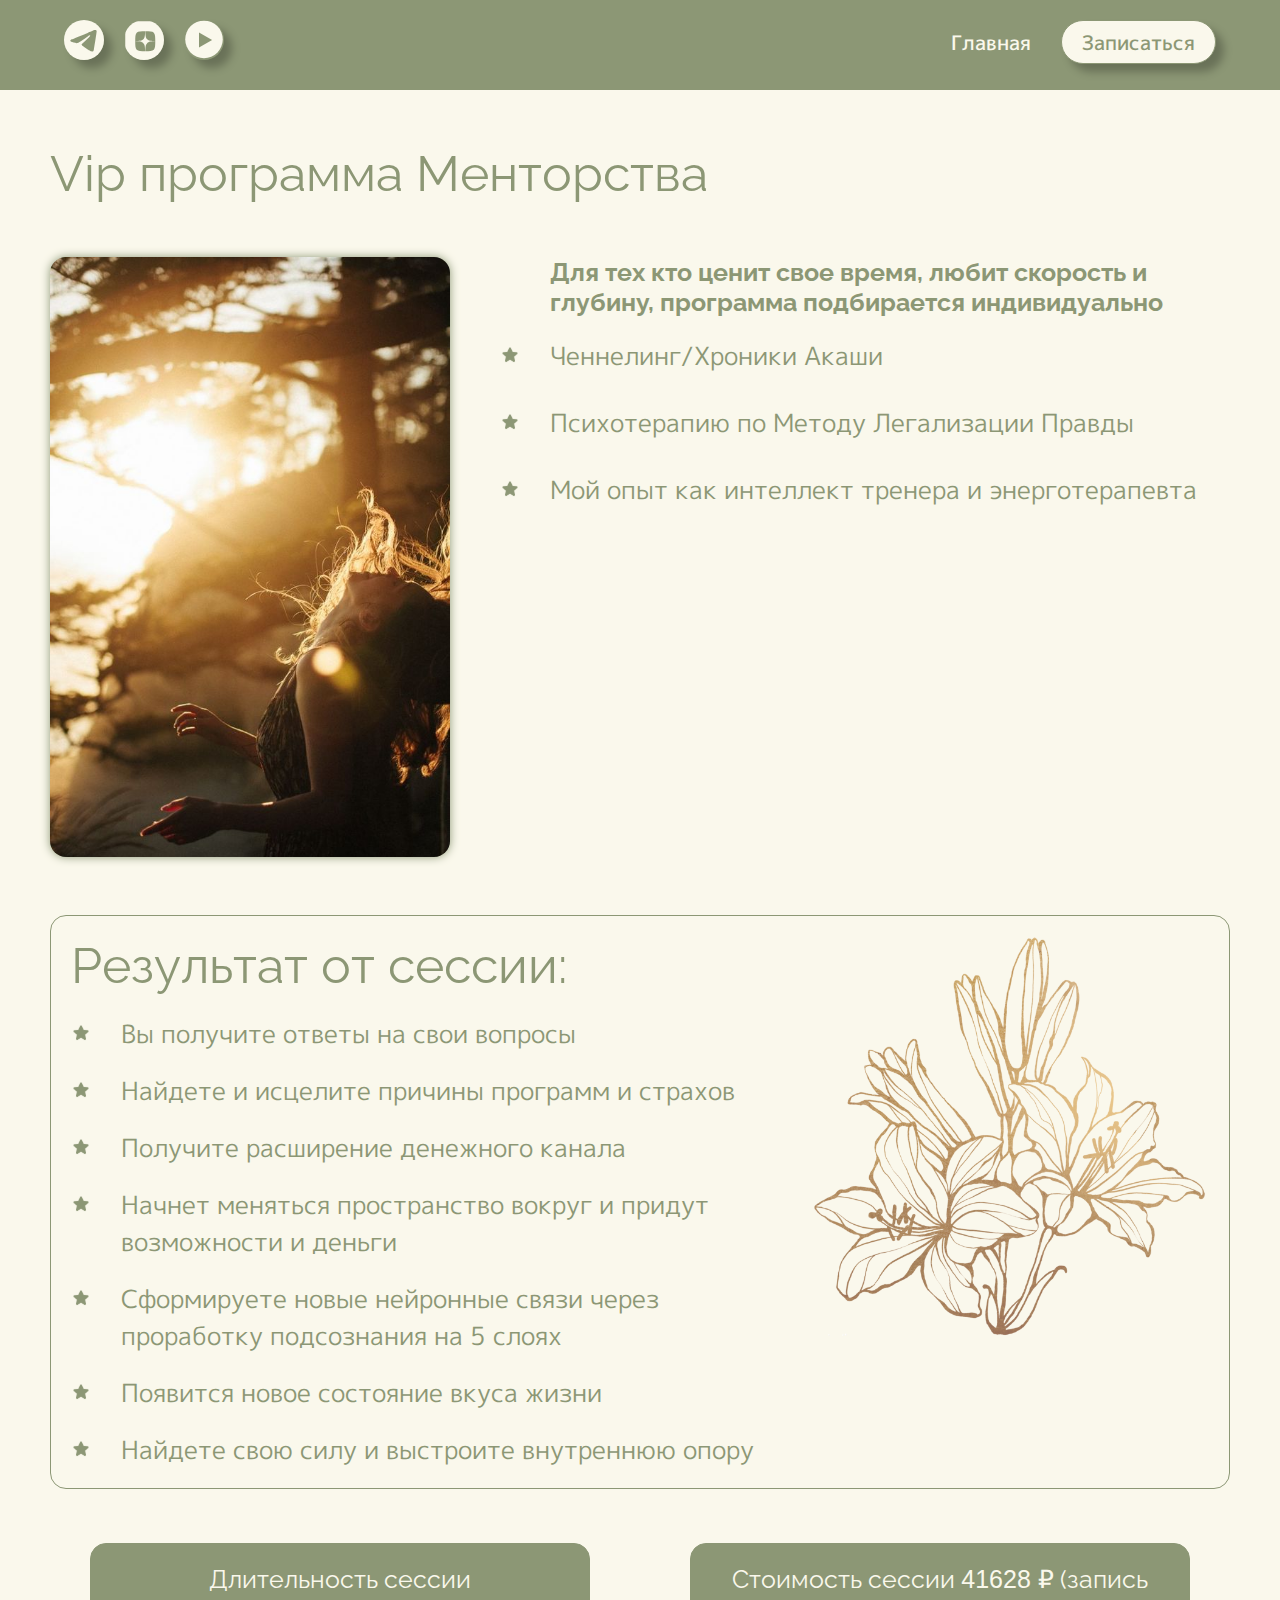
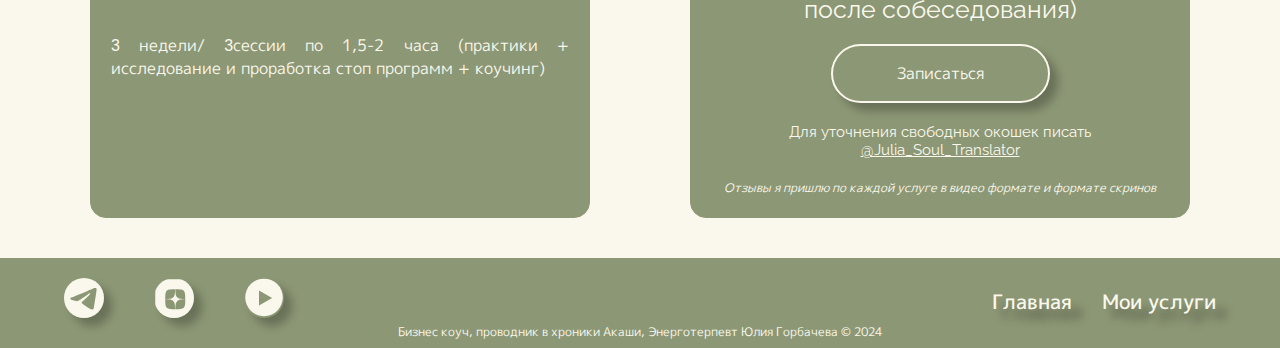
<file: services4.html>
<!DOCTYPE html>
<html lang="ru">

<head>
    <meta charset="UTF-8">
    <meta name="viewport" content="width=device-width, initial-scale=1.0">
    <link rel="stylesheet" href="./assets/services/services-styles/css/normalize.css">
    <link rel="stylesheet" href="./assets/services/services-styles/css/services4.css">
    <title>Vip программа Менторства</title>
</head>

<body>

    <header class="header">
        <div class="header__wrap">
            <div class="headerBox">
                <div class="hamburger hamburger_xs">
                    <input type="checkbox" id="hamburger-view" />
                    <span></span>
                    <span></span>
                    <span></span>
                    <ul class="menu">
                        <a href="https://t.me/Julia_Soul_Translator">
                            <li>Консультация</li>
                        </a>
                        <a href="./index.html" target="_blank" >
                            <li>Главная</li>
                        </a>
                        
                    </ul>
                </div>
            </div>

            <div class="headerBox">
                <nav class="navigation">
                    <div class="navigation__sosial-media">
                        <a href="https://t.me/gorbachevamoney" ><img src="./assets/services/services-images/header-images/telegram-beige.svg" alt="Иконка-ссылка на Телеграм" /></a>
                        <a href="https://dzen.ru/soultranslater" ><img src="./assets/services/services-images/header-images/dzen-beige.svg" alt="Иконка-ссылка на Яндекс Дзен" /></a>
                        <a href="https://www.youtube.com/@user-gn9vz8li3f" ><img src="./assets/services/services-images/header-images/youtube-beige.svg" alt="Иконка-ссылка на Ютуб" /></a>
                    </div>
                    <div class="navigation__inside-links">
                        <a class="navigation__link" href="./index.html">Главная</a>
                        <a class="navigation__btn" href="https://t.me/Julia_Soul_Translator"
                        target="_blank">Записаться</a>
                    </div>
                </nav>
            </div>
        </div>
    </header>

    <main class="main">
        <section class="services-page">
            <h1 class="services-page__title">Vip программа Менторства</h1>
            <div class="page-wrapper">
                <div class="image-wrapper">
                    <img class="image-wrapper__img" src="./assets/services/services-images/services4/services4.jpg"
                        width="400" alt="Силуэт девушки в лесу">
                </div>
                <aside class="service-description">
                    <h2 class="service-description__title">Для тех кто ценит свое время, любит скорость и глубину,
                        программа
                        подбирается индивидуально</h2>
                    <ul class="service-description__list">
                        <li class="service-description__item">Ченнелинг/Хроники Акаши</li>
                        <li class="service-description__item">Психотерапию по Методу Легализации Правды</li>
                        <li class="service-description__item">Мой опыт как интеллект тренера и энерготерапевта</li>
                    </ul>
                </aside>
            </div>
        </section>

        <section class="result">
            <div class="result__container">
                <h2 class="result__title">Результат от сессии:</h2>
                <ul class="result__list">
                    <li class="result__item">Вы получите ответы на свои вопросы</li>
                    <li class="result__item">Найдете и исцелите причины программ и страхов</li>
                    <li class="result__item">Получите расширение денежного канала</li>
                    <li class="result__item">Начнет меняться пространство вокруг и придут возможности и деньги</li>
                    <li class="result__item">Сформируете новые нейронные связи через проработку подсознания на 5 слоях
                    </li>
                    <li class="result__item">Появится новое состояние вкуса жизни</li>
                    <li class="result__item">Найдете свою силу и выстроите внутреннюю опору</li>
                </ul>
            </div>

            <div class="result-image">
                <img class="result-image__img" src="./assets/services/services-images/services4/gold.png"
                    alt="Оформление золотыми линиями" width="400">
            </div>
        </section>

        <section class="duration">
            <div class="duration__container">
                <h2 class="duration__title">Длительность сессии</h2>
                <p class="duration__text"><span class="price-connect__title-numbers">3</span> недели/
                    <span class="price-connect__title-numbers">3</span>сессии по 1,5-2 часа (практики + исследование и
                    проработка стоп программ + коучинг)
                </p>
            </div>

            <div class="price-connect">
                <div class="price-connect__container">
                    <h2 class="price-connect__title">Стоимость сессии <span class="price-connect__title-numbers">41628
                            ₽</span> (запись после собеседования)</h2>
                    <div class="price-connect__wrapper">
                        <a class="price-connect__link" href="https://t.me/Julia_Soul_Translator"
                            target="_blank">Записаться</a>
                    </div>
                </div>

                <div class="price-connect__container">
                    <h3 class="price-connect__subtitle">Для уточнения свободных окошек писать
                        <a class="price-connect__tlg" href="https://t.me/Julia_Soul_Translator"
                            target="_blank">@Julia_Soul_Translator</a>
                    </h3>
                    <p class="price-connect__text">Отзывы я пришлю по каждой услуге в видео формате и формате
                        скринов</p>
                </div>
            </div>
        </section>
    </main>

    <footer class="footer">
        <div class="footer__wrap">
            <div class="footerBox">
                <nav class="footerNavigation">
                    <div class="footerNavigation__wrap">
                        <a href="https://t.me/gorbachevamoney" target="_blank" ><img src="./assets/services/services-images/footer-images/telegram-beige.svg" alt="Иконка-ссылка на Телеграм" /></a>
                        <a href="https://dzen.ru/soultranslater" target="_blank" ><img src="./assets/services/services-images/footer-images/dzen-beige.svg" alt="Иконка-ссылка на Яндекс Дзен" /></a>
                        <a href="https://www.youtube.com/@user-gn9vz8li3f" target="_blank" ><img src="./assets/services/services-images/footer-images/youtube-beige.svg" alt="Иконка-ссылка на Ютуб" /></a>
                    </div>

                    <div class="footerNavigation__inside-links">
                        <a class="footerNavigation__link" href="./index.html" target="_blank" >Главная</a>
                        <a class="footerNavigation__link" href="#services" target="_blank" >Мои услуги</a>
                    </div>
                </nav>
            </div>
            <div class="footerbox">
                <h4 class="footerbox__title"> Бизнес коуч, проводник в хроники Акаши, Энерготерпевт Юлия Горбачева © 2024 </h4>
            </div>
        </div>
    </footer>

</body>

</html>
</file>
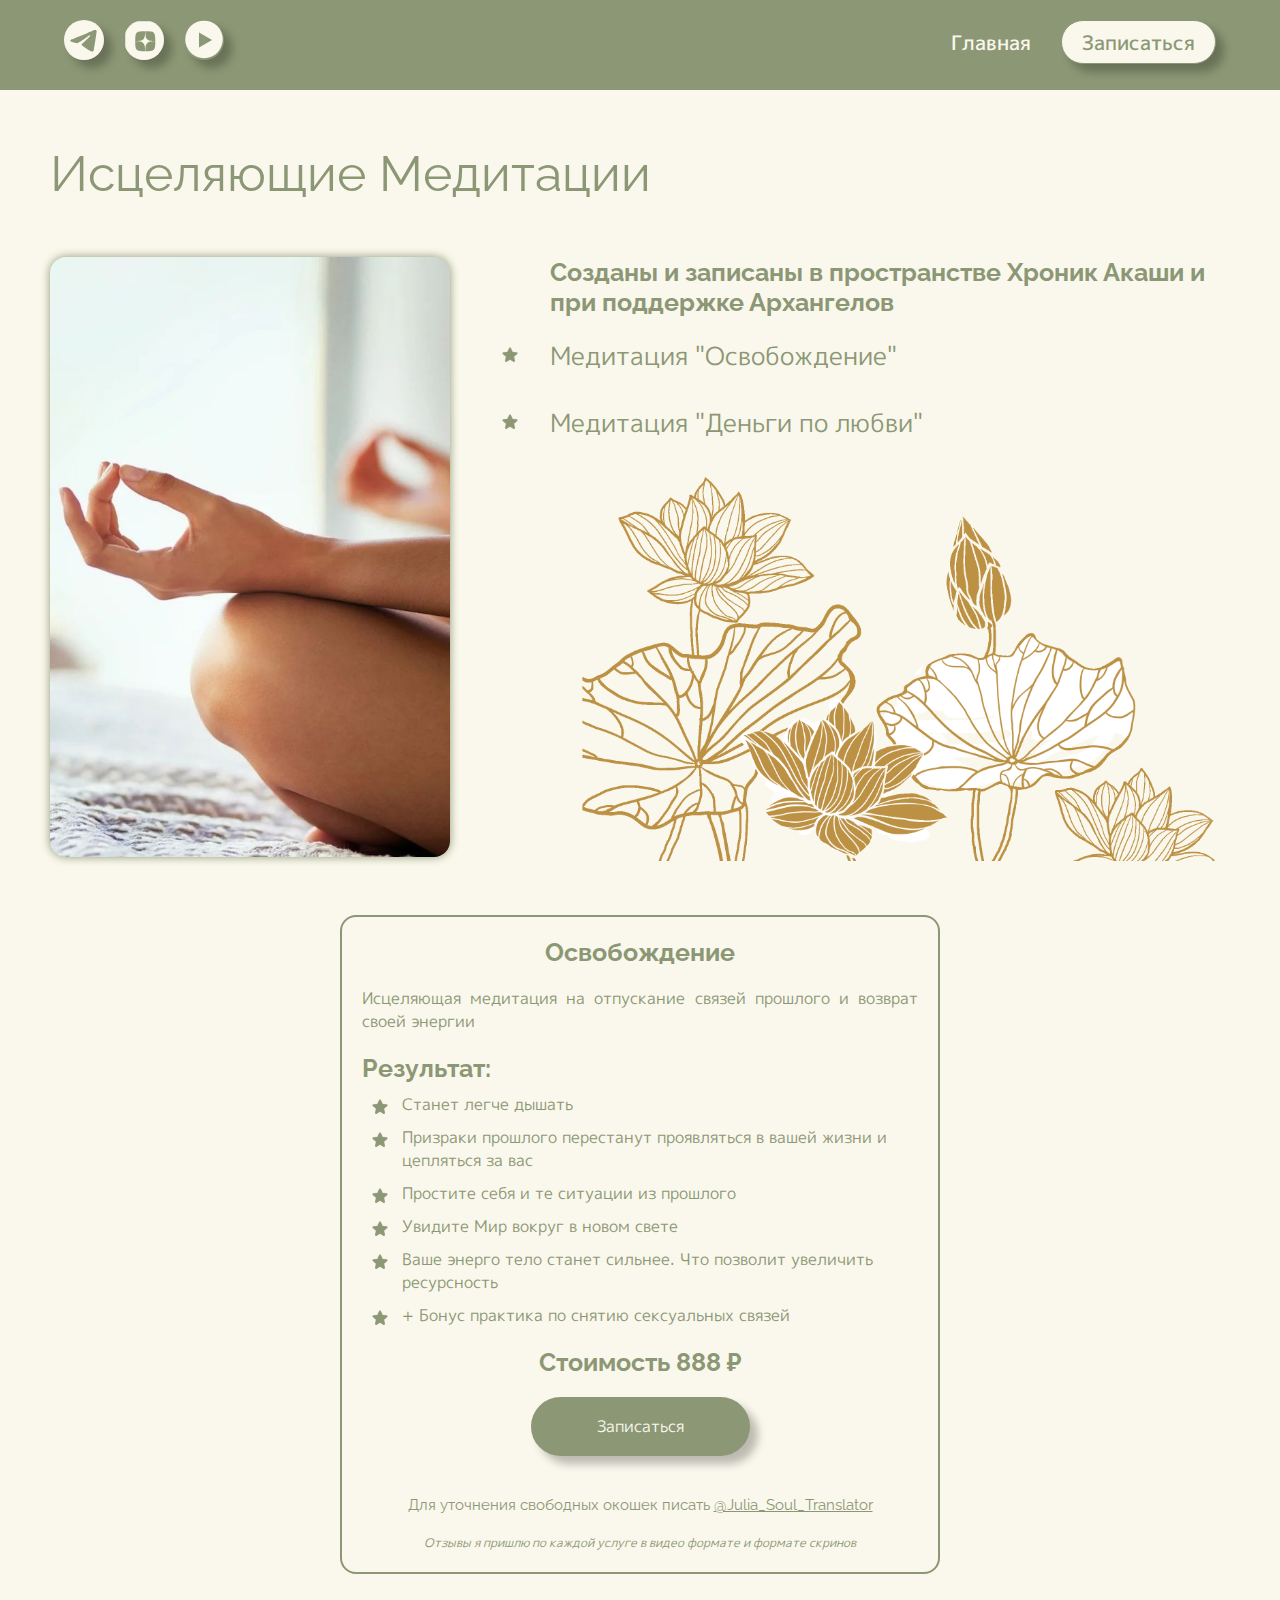
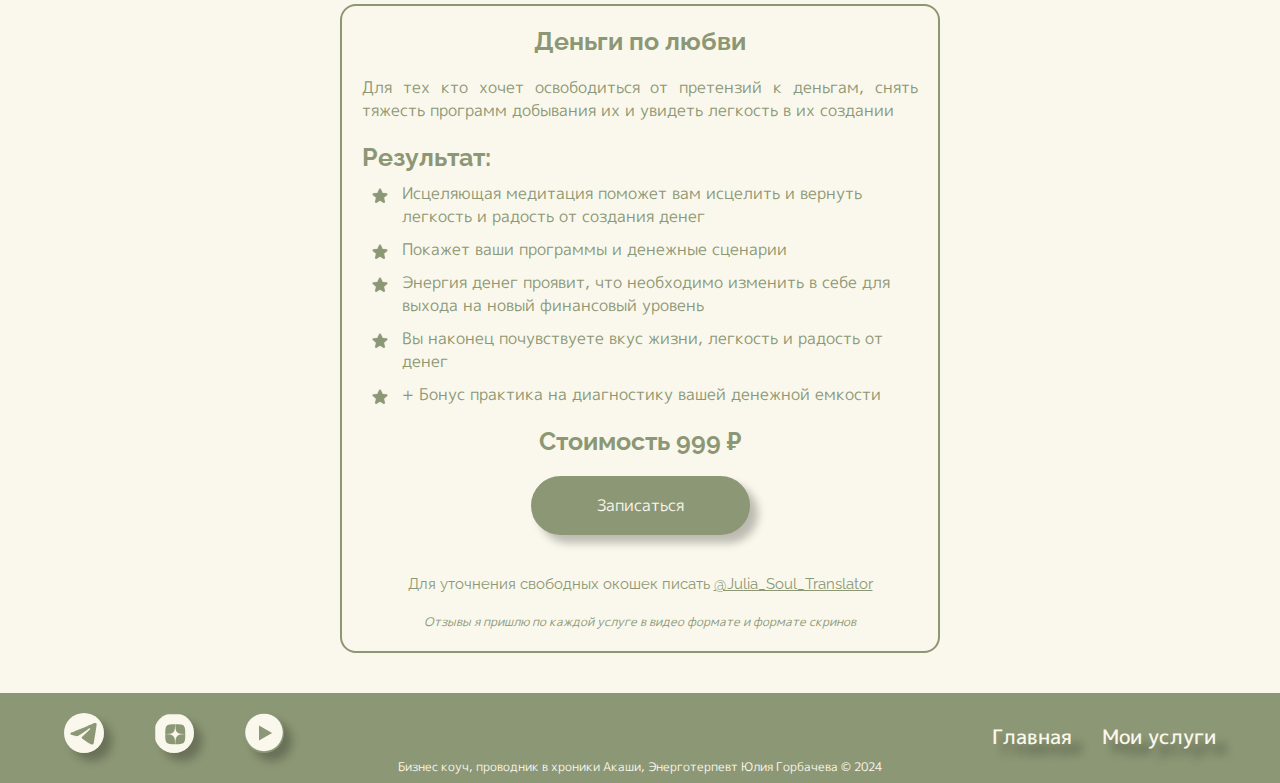
<file: services5.html>
<!DOCTYPE html>
<html lang="ru">

<head>
    <meta charset="UTF-8">
    <meta name="viewport" content="width=device-width, initial-scale=1.0">
    <link rel="stylesheet" href="./assets/services/services-styles/css/normalize.css">
    <link rel="stylesheet" href="./assets/services/services-styles/css/services5.css">
    <title>Исцеляющие Медитации</title>
</head>

<body>

    <header class="header">
        <div class="header__wrap">
            <div class="headerBox">
                <div class="hamburger hamburger_xs">
                    <input type="checkbox" id="hamburger-view" />
                    <span></span>
                    <span></span>
                    <span></span>
                    <ul class="menu">
                        <a href="https://t.me/Julia_Soul_Translator">
                            <li>Консультация</li>
                        </a>
                        <a href="./index.html" target="_blank" >
                            <li>Главная</li>
                        </a>
                        
                    </ul>
                </div>
            </div>

            <div class="headerBox">
                <nav class="navigation">
                    <div class="navigation__sosial-media">
                        <a href="https://t.me/gorbachevamoney" ><img src="./assets/services/services-images/header-images/telegram-beige.svg" alt="Иконка-ссылка на Телеграм" /></a>
                        <a href="https://dzen.ru/soultranslater" ><img src="./assets/services/services-images/header-images/dzen-beige.svg" alt="Иконка-ссылка на Яндекс Дзен" /></a>
                        <a href="https://www.youtube.com/@user-gn9vz8li3f" ><img src="./assets/services/services-images/header-images/youtube-beige.svg" alt="Иконка-ссылка на Ютуб" /></a>
                    </div>
                    <div class="navigation__inside-links">
                        <a class="navigation__link" href="./index.html">Главная</a>
                        <a class="navigation__btn" href="https://t.me/Julia_Soul_Translator"
                        target="_blank">Записаться</a>
                    </div>
                </nav>
            </div>
        </div>
    </header>

    <main class="main">
        <section class="services-page">
            <h1 class="services-page__title">Исцеляющие Медитации</h1>
            <div class="page-wrapper">
                <div class="image-wrapper">
                    <img class="image-wrapper__img" src="./assets/services/services-images/services5/services5.jpg"
                        width="400" alt="Силуэт человека в медитации">
                </div>
                <aside class="service-description">
                    <h2 class="service-description__title">Созданы и записаны в пространстве Хроник Акаши и при
                        поддержке
                        Архангелов</h2>
                    <ul class="service-description__list">
                        <li class="service-description__item">Медитация "Освобождение"</li>
                        <li class="service-description__item">Медитация "Деньги по любви"</li>
                    </ul>
                </aside>
            </div>
        </section>

        <section class="meditations">
            <div class="meditations__container">
                <h2 class="meditations__title">Освобождение</h2>
                <div class="meditations__wrapper">
                    <p class="meditations__text">Исцеляющая медитация на отпускание связей прошлого и возврат своей
                        энергии</p>
                </div>

                <div class="results">
                    <h2 class="results__title">Результат:</h3>
                        <ul class="results__list">
                            <li class="results__item">Станет легче дышать</li>
                            <li class="results__item">Призраки прошлого перестанут проявляться в вашей жизни и
                                цепляться за вас</li>
                            <li class="results__item">Простите себя и те ситуации из прошлого</li>
                            <li class="results__item">Увидите Мир вокруг в новом свете</li>
                            <li class="results__item">Ваше энерго тело станет сильнее. Что позволит увеличить
                                ресурсность</li>
                            <li class="results__item">+ Бонус практика по снятию сексуальных связей</li>
                        </ul>
                </div>

                <div class="price">
                    <h3 class="price__title">Стоимость <span class="price-connect__title-numbers">888 ₽</span></h3>
                </div>

                <div class="price-connect">
                    <a class="price-connect__link" href="https://t.me/Julia_Soul_Translator"
                        target="_blank">Записаться</a>
                </div>

                <div class="price-connect__container">
                    <h3 class="price-connect__subtitle">Для уточнения свободных окошек писать
                        <a class="price-connect__tlg" href="https://t.me/Julia_Soul_Translator"
                            target="_blank">@Julia_Soul_Translator</a>
                    </h3>
                    <p class="price-connect__text">Отзывы я пришлю по каждой услуге в видео формате и формате
                        скринов</p>
                </div>
            </div>

            <div class="meditations__container">
                <h2 class="meditations__title">Деньги по любви</h2>
                <div class="meditations__wrapper">
                    <p class="meditations__text">Для тех кто хочет освободиться от претензий к деньгам, снять тяжесть
                        программ добывания их и увидеть легкость в их создании</p>
                </div>

                <div class="results">
                    <h2 class="results__title">Результат:</h3>
                        <ul class="results__list">
                            <li class="results__item">Исцеляющая медитация поможет вам исцелить и вернуть
                                легкость и радость от создания денег</li>
                            <li class="results__item">Покажет ваши программы и денежные сценарии</li>
                            <li class="results__item">Энергия денег проявит, что необходимо изменить в себе для
                                выхода на новый финансовый уровень</li>
                            <li class="results__item">Вы наконец почувствуете вкус жизни, легкость и радость от
                                денег</li>
                            <li class="results__item">+ Бонус практика на диагностику вашей денежной емкости
                            </li>
                        </ul>
                </div>

                <div class="price">
                    <h3 class="price__title">Стоимость <span class="price-connect__title-numbers">999 ₽</span></h3>
                </div>

                <div class="price-connect">
                    <a class="price-connect__link" href="https://t.me/Julia_Soul_Translator"
                        target="_blank">Записаться</a>
                </div>

                <div class="price-connect__container">
                    <h3 class="price-connect__subtitle">Для уточнения свободных окошек писать
                        <a class="price-connect__tlg" href="https://t.me/Julia_Soul_Translator"
                            target="_blank">@Julia_Soul_Translator</a>
                    </h3>
                    <p class="price-connect__text">Отзывы я пришлю по каждой услуге в видео формате и формате
                        скринов</p>
                </div>
            </div>
        </section>
    </main>

    <footer class="footer">
        <div class="footer__wrap">
            <div class="footerBox">
                <nav class="footerNavigation">
                    <div class="footerNavigation__wrap">
                        <a href="https://t.me/gorbachevamoney" target="_blank" ><img src="./assets/services/services-images/footer-images/telegram-beige.svg" alt="Иконка-ссылка на Телеграм" /></a>
                        <a href="https://dzen.ru/soultranslater" target="_blank" ><img src="./assets/services/services-images/footer-images/dzen-beige.svg" alt="Иконка-ссылка на Яндекс Дзен" /></a>
                        <a href="https://www.youtube.com/@user-gn9vz8li3f" target="_blank" ><img src="./assets/services/services-images/footer-images/youtube-beige.svg" alt="Иконка-ссылка на Ютуб" /></a>
                    </div>

                    <div class="footerNavigation__inside-links">
                        <a class="footerNavigation__link" href="./index.html" target="_blank" >Главная</a>
                        <a class="footerNavigation__link" href="#services" target="_blank" >Мои услуги</a>
                    </div>
                </nav>
            </div>
            <div class="footerbox">
                <h4 class="footerbox__title"> Бизнес коуч, проводник в хроники Акаши, Энерготерпевт Юлия Горбачева © 2024 </h4>
            </div>
        </div>
    </footer>

</body>

</html>
</file>
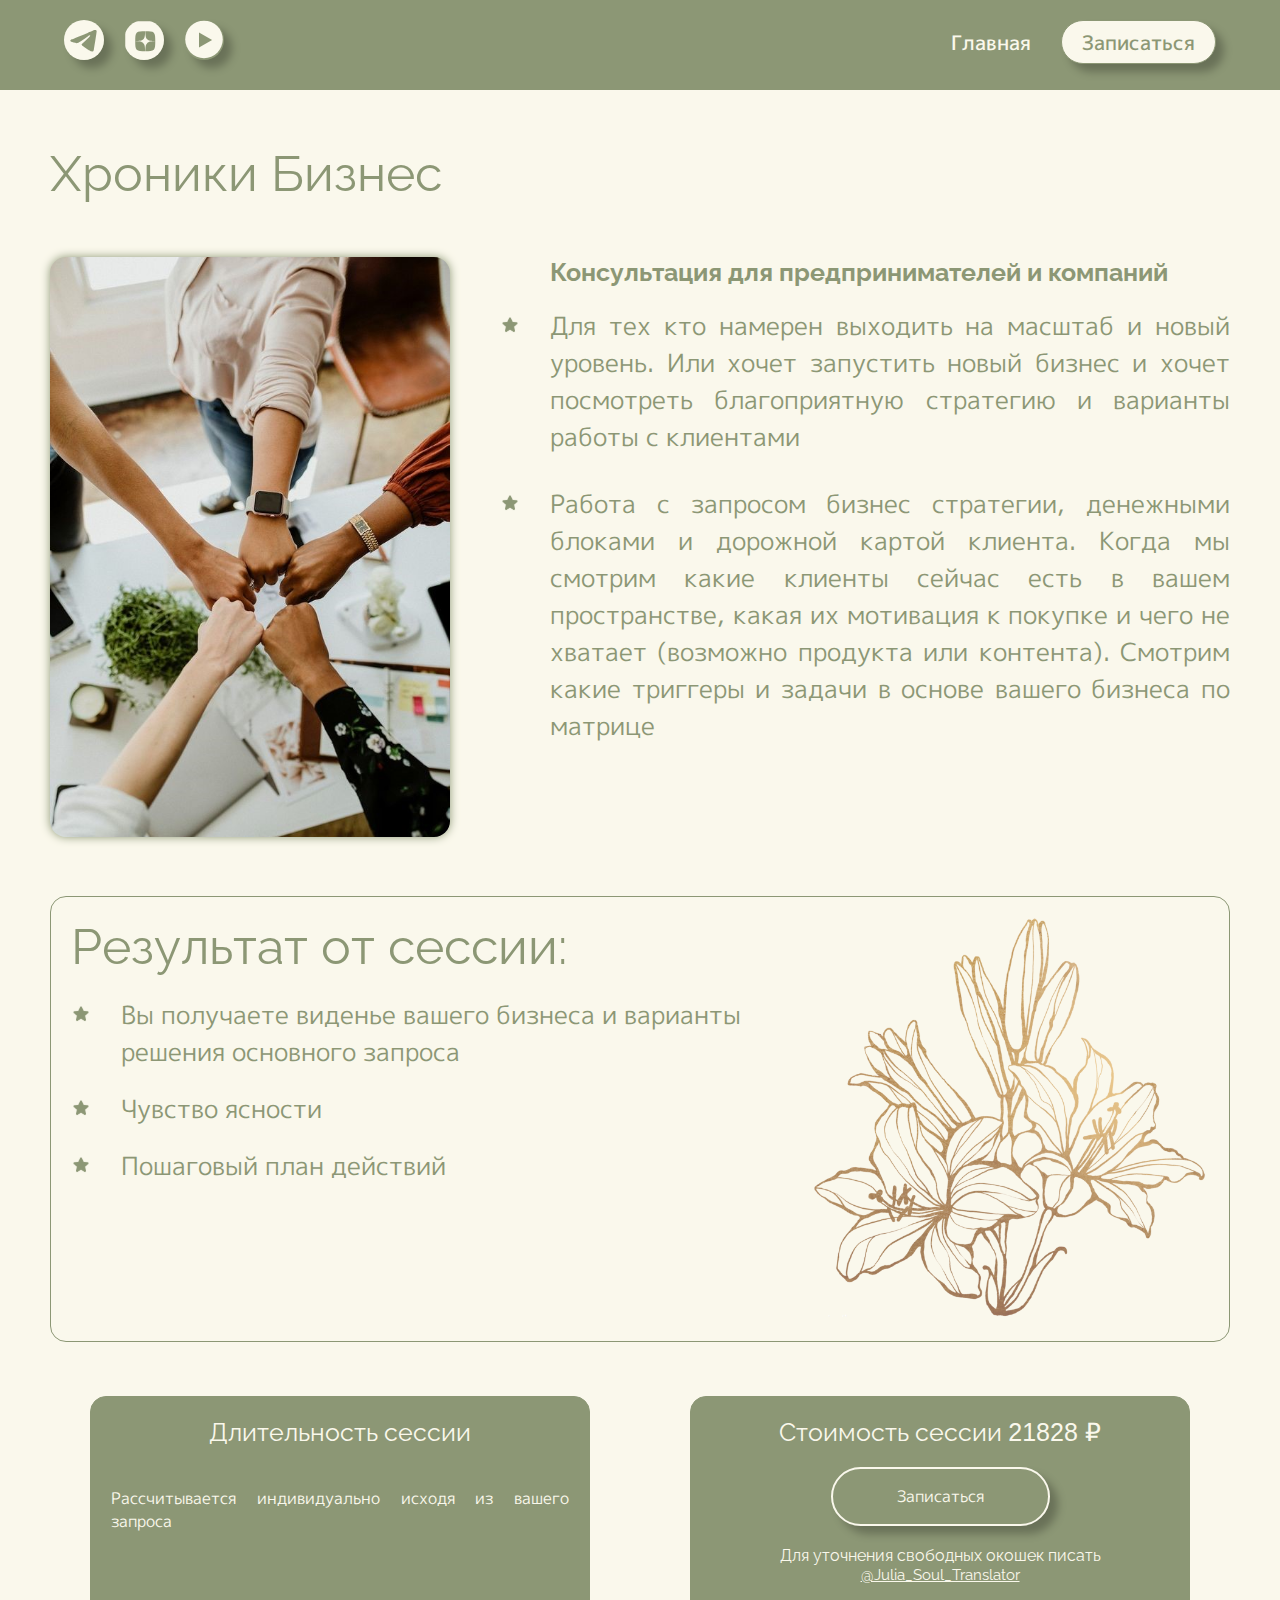
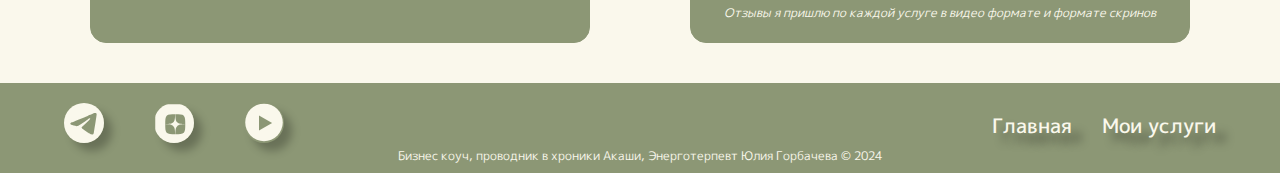
<file: services6.html>
<!DOCTYPE html>
<html lang="ru">

<head>
    <meta charset="UTF-8">
    <meta name="viewport" content="width=device-width, initial-scale=1.0">
    <link rel="stylesheet" href="./assets/services/services-styles/css/normalize.css">
    <link rel="stylesheet" href="./assets/services/services-styles/css/services6.css">
    <title>Хроники Бизнес</title>
</head>

<body>

    <header class="header">
        <div class="header__wrap">
            <div class="headerBox">
                <div class="hamburger hamburger_xs">
                    <input type="checkbox" id="hamburger-view" />
                    <span></span>
                    <span></span>
                    <span></span>
                    <ul class="menu">
                        <a href="https://t.me/Julia_Soul_Translator">
                            <li>Консультация</li>
                        </a>
                        <a href="./index.html" target="_blank" >
                            <li>Главная</li>
                        </a>
                        
                    </ul>
                </div>
            </div>

            <div class="headerBox">
                <nav class="navigation">
                    <div class="navigation__sosial-media">
                        <a href="https://t.me/gorbachevamoney" ><img src="./assets/services/services-images/header-images/telegram-beige.svg" alt="Иконка-ссылка на Телеграм" /></a>
                        <a href="https://dzen.ru/soultranslater" ><img src="./assets/services/services-images/header-images/dzen-beige.svg" alt="Иконка-ссылка на Яндекс Дзен" /></a>
                        <a href="https://www.youtube.com/@user-gn9vz8li3f" ><img src="./assets/services/services-images/header-images/youtube-beige.svg" alt="Иконка-ссылка на Ютуб" /></a>
                    </div>
                    <div class="navigation__inside-links">
                        <a class="navigation__link" href="./index.html">Главная</a>
                        <a class="navigation__btn" href="https://t.me/Julia_Soul_Translator"
                        target="_blank">Записаться</a>
                    </div>
                </nav>
            </div>
        </div>
    </header>

    <main class="main">
        <section class="services-page">
            <h1 class="services-page__title">Хроники Бизнес</h1>
            <div class="page-wrapper">
                <div class="image-wrapper">
                    <img class="image-wrapper__img" src="./assets/services/services-images/services6/services6.jpg"
                        width="400" alt="Фотография рук людей в кругу">
                </div>
                <aside class="service-description">
                    <h2 class="service-description__title">Консультация для предпринимателей и компаний</h2>
                    <ul class="service-description__list">
                        <li class="service-description__item">Для тех кто
                            намерен
                            выходить на масштаб и новый уровень. Или хочет запустить новый бизнес и хочет посмотреть
                            благоприятную стратегию и варианты работы с клиентами
                        </li>
                        <li class="service-description__item">Работа с запросом бизнес стратегии, денежными блоками и
                            дорожной картой клиента. Когда мы смотрим какие клиенты сейчас есть в вашем пространстве,
                            какая
                            их мотивация к покупке и чего не хватает (возможно продукта или контента). Смотрим какие
                            триггеры и задачи в основе вашего бизнеса по матрице
                        </li>
                    </ul>
                </aside>
            </div>
        </section>

        <section class="result">
            <div class="result__container">
                <h2 class="result__title">Результат от сессии:</h2>
                <ul class="result__list">
                    <li class="result__item">Вы получаете виденье вашего бизнеса и варианты решения основного запроса
                    </li>
                    <li class="result__item">Чувство ясности</li>
                    <li class="result__item">Пошаговый план действий</li>
                </ul>
            </div>

            <div class="result-image">
                <img class="result-image__img" src="./assets/services/services-images/services6/gold.png"
                    alt="Оформление золотыми линиями" width="400">
            </div>
        </section>

        <section class="duration">
            <div class="duration__container">
                <h2 class="duration__title">Длительность сессии</h2>
                <p class="duration__text">Рассчитывается индивидуально исходя из вашего запроса
                </p>
            </div>

            <div class="price-connect">
                <div class="price-connect__container">
                    <h2 class="price-connect__title">Стоимость сессии <span class="price-connect__title-numbers">21828
                            ₽</span></h2>
                    <div class="price-connect__wrapper">
                        <a class="price-connect__link" href="https://t.me/Julia_Soul_Translator"
                            target="_blank">Записаться</a>
                    </div>

                    <div class="price-connect__container">
                        <h3 class="price-connect__subtitle">Для уточнения свободных окошек писать
                            <a class="price-connect__tlg" href="https://t.me/Julia_Soul_Translator"
                                target="_blank">@Julia_Soul_Translator</a>
                        </h3>
                        <p class="price-connect__text">Отзывы я пришлю по каждой услуге в видео формате и формате
                            скринов</p>
                    </div>
                </div>
            </div>
        </section>
    </main>

    <footer class="footer">
        <div class="footer__wrap">
            <div class="footerBox">
                <nav class="footerNavigation">
                    <div class="footerNavigation__wrap">
                        <a href="https://t.me/gorbachevamoney" target="_blank" ><img src="./assets/services/services-images/footer-images/telegram-beige.svg" alt="Иконка-ссылка на Телеграм" /></a>
                        <a href="https://dzen.ru/soultranslater" target="_blank" ><img src="./assets/services/services-images/footer-images/dzen-beige.svg" alt="Иконка-ссылка на Яндекс Дзен" /></a>
                        <a href="https://www.youtube.com/@user-gn9vz8li3f" target="_blank" ><img src="./assets/services/services-images/footer-images/youtube-beige.svg" alt="Иконка-ссылка на Ютуб" /></a>
                    </div>

                    <div class="footerNavigation__inside-links">
                        <a class="footerNavigation__link" href="./index.html" target="_blank" >Главная</a>
                        <a class="footerNavigation__link" href="#services" target="_blank" >Мои услуги</a>
                    </div>
                </nav>
            </div>
            <div class="footerbox">
                <h4 class="footerbox__title"> Бизнес коуч, проводник в хроники Акаши, Энерготерпевт Юлия Горбачева © 2024 </h4>
            </div>
        </div>
    </footer>

</body>

</html>
</file>
<file: assets/index/index-styles/css/index-style.css>
@import url("https://fonts.googleapis.com/css2?family=Raleway:wght@500&display=swap");
@import url("https://fonts.googleapis.com/css2?family=M+PLUS+1p:wght@400;500&display=swap");
*,
*::after,
*::before {
  margin: 0;
  padding: 0;
  box-sizing: border-box;
}

a {
  text-decoration: none;
}

.header {
  background: #8C9775;
  width: 100%;
  height: 90px;
}
@media (max-width: 768px) {
  .header {
    height: 70px;
  }
}
.header__wrap {
  max-width: 1024px;
  margin: auto;
}
@media screen and (max-width: 1024px) {
  .header__wrap {
    max-width: 800px;
  }
}
@media (max-width: 768px) {
  .header__wrap {
    max-width: 800px;
  }
}
@media (max-width: 768px) {
  .header__wrap {
    padding-top: 10px;
  }
}

.navigation {
  display: flex;
  justify-content: space-between;
  align-items: center;
  padding-top: 20px;
}
@media (max-width: 768px) {
  .navigation {
    display: none;
  }
}
.navigation__sosial-media {
  display: flex;
  gap: 20px;
}
.navigation__sosial-media a img {
  width: 40px;
  height: 40px;
  border-radius: 25px;
  box-shadow: 8px 8px 8px 0px rgba(0, 0, 0, 0.25);
}
@media screen and (max-width: 1024px) {
  .navigation__sosial-media a img {
    width: 30px;
    height: 30px;
  }
}
.navigation__inside-links {
  display: flex;
  align-items: center;
}
.navigation__link {
  margin-right: 30px;
  color: #FAF8EC;
  font-size: 20px;
  font-family: "M PLUS 1p", "arial", sans-serif;
  font-style: normal;
  font-weight: 500;
  line-height: normal;
}
@media screen and (max-width: 1024px) {
  .navigation__link {
    font-size: 18px;
    font-family: "M PLUS 1p", "arial", sans-serif;
    font-style: normal;
    font-weight: 500;
    line-height: normal;
  }
}
.navigation__btn {
  max-width: -moz-max-content;
  max-width: max-content;
  margin: 0 auto;
  padding: 0.3em 1em;
  font-size: 20px;
  font-family: "M PLUS 1p", "arial", sans-serif;
  font-style: normal;
  font-weight: 500;
  line-height: normal;
  text-decoration: none;
  color: #8C9775;
  background-color: #FAF8EC;
  border-radius: 23px;
  border: 1px solid #8c9775;
  box-shadow: 8px 8px 8px 0px rgba(0, 0, 0, 0.25);
}
@media screen and (max-width: 1024px) {
  .navigation__btn {
    font-size: 18px;
    font-family: "M PLUS 1p", "arial", sans-serif;
    font-style: normal;
    font-weight: 500;
    line-height: normal;
  }
}

.hamburger_xs {
  display: none;
}

@media (max-width: 768px) {
  .hamburger_xs {
    display: block;
    max-width: 220px;
    position: relative;
    top: 10px;
    left: 20px;
    z-index: 1;
    -webkit-user-select: none;
    -moz-user-select: none;
         user-select: none;
  }
  .hamburger_xs input {
    display: block;
    width: 40px;
    height: 32px;
    position: absolute;
    top: -7px;
    left: -5px;
    cursor: pointer;
    opacity: 0;
    z-index: 2;
    -webkit-touch-callout: none;
  }
  .hamburger_xs span {
    display: block;
    width: 33px;
    height: 4px;
    margin-bottom: 5px;
    position: relative;
    background: #FAF8EC;
    border-radius: 3px;
    z-index: 1;
    transform-origin: 4px 0px;
    transition: transform 0.5s cubic-bezier(0.77, 0.2, 0.05, 1), background 0.5s cubic-bezier(0.77, 0.2, 0.05, 1), opacity 0.55s ease;
  }
  .hamburger_xs span:first-child {
    transform-origin: 0% 0%;
  }
  .hamburger_xs span:nth-last-child(2) {
    transform-origin: 0% 100%;
  }
  .hamburger_xs input:checked ~ span {
    opacity: 1;
    transform: rotate(45deg) translate(-2px, -1px);
    background: #FAF8EC;
  }
  .hamburger_xs input:checked ~ span:nth-last-child(3) {
    opacity: 0;
    transform: rotate(0deg) scale(0.2, 0.2);
  }
  .hamburger_xs input:checked ~ span:nth-last-child(2) {
    transform: rotate(-45deg) translate(0, -1px);
  }
  .hamburger_xs .menu {
    position: absolute;
    width: 220px;
    margin: -100px 0 0 -50px;
    padding-left: 50px;
    padding-bottom: 10px;
    padding-top: 100px;
    background: #8C9775;
    list-style-type: none;
    -webkit-font-smoothing: antialiased;
    transform-origin: 0% 0%;
    transform: translate(-100%, 0);
    transition: transform 0.5s cubic-bezier(0.77, 0.2, 0.05, 1);
  }
  .hamburger_xs .menu a {
    color: #FAF8EC;
    transition: color 0.3s ease;
  }
  .hamburger_xs .menu a li {
    padding: 10px 0;
    font-size: 22px;
    font-family: "M PLUS 1p", "arial", sans-serif;
    font-style: normal;
    font-weight: 400;
    line-height: normal;
  }
  .hamburger_xs .menu a:hover {
    color: #6a6763;
  }
  .hamburger_xs input:checked ~ ul {
    transform: none;
  }
}
.home {
  background-color: #FAF8EC;
  height: auto;
}
.home__wrap {
  max-width: 1024px;
  margin: auto;
  height: 100%;
  display: flex;
  justify-content: center;
  align-items: center;
  flex-direction: column;
  gap: 50px;
}
@media screen and (max-width: 1024px) {
  .home__wrap {
    max-width: 800px;
  }
}
@media (max-width: 768px) {
  .home__wrap {
    max-width: 800px;
  }
}

.homeBox:last-child {
  display: flex;
  justify-content: center;
  gap: 40px;
  margin-bottom: 30px;
  height: 100%;
}
@media screen and (max-width: 1024px) {
  .homeBox:last-child {
    margin-bottom: 20px;
  }
}
@media (max-width: 768px) {
  .homeBox:last-child {
    flex-direction: column;
    align-items: center;
  }
}

.homeBox__title {
  font-size: 50px;
  font-family: "Raleway", "arial", sans-serif;
  font-style: normal;
  font-weight: 500;
  line-height: normal;
  color: #8C9775;
  text-align: center;
  margin-bottom: 0;
  text-shadow: 10px 10px 10px rgba(0, 0, 0, 0.25);
  -webkit-text-stroke-color: #FAF8EC;
}
@media screen and (max-width: 1024px) {
  .homeBox__title {
    font-size: 45px;
  }
}
@media (max-width: 768px) {
  .homeBox__title {
    padding-top: 15px;
    font-size: 40px;
  }
}
.homeBox__img {
  flex-basis: 29.5%;
}
@media screen and (max-width: 1024px) {
  .homeBox__img {
    flex-basis: 33%;
  }
}
@media (max-width: 768px) {
  .homeBox__img {
    margin-right: 0;
    width: 40%;
  }
}
@media (max-width: 500px) {
  .homeBox__img {
    width: 60%;
  }
}
.homeBox__img-img {
  width: 100%;
  margin: 0 auto;
  border-radius: 15px;
  box-shadow: -8px 8px 56px 19px rgba(0, 0, 0, 0.2509803922);
}
.homeBox__content {
  flex-basis: 70%;
  display: flex;
  flex-direction: column;
  gap: 45px;
  height: 100%;
}
@media screen and (max-width: 1024px) {
  .homeBox__content {
    flex-basis: 60%;
    width: 90%;
    gap: 10px;
  }
}
@media (max-width: 768px) {
  .homeBox__content {
    flex-basis: 80%;
  }
}
@media screen and (max-width: 1024px) {
  .homeBox__title_name {
    font-size: 35px;
    text-align: right;
  }
}
@media (max-width: 768px) {
  .homeBox__title_name {
    padding: 0;
    text-align: center;
  }
}
.homeBox__list {
  display: flex;
  flex-direction: column-reverse;
  justify-content: space-around;
  gap: 8px;
  flex-shrink: 1;
  height: 100%;
  border-radius: 20px;
  border: 1px solid #8C9775;
}
@media screen and (max-width: 1024px) {
  .homeBox__list {
    gap: 6px;
  }
}
@media (max-width: 768px) {
  .homeBox__list {
    height: auto;
  }
}
.homeBox__item {
  list-style-type: none;
  font-size: 22px;
  font-family: "M PLUS 1p", "arial", sans-serif;
  font-style: normal;
  font-weight: 500;
  line-height: normal;
  color: #8C9775;
  padding: 0 15px;
}
@media screen and (max-width: 1024px) {
  .homeBox__item {
    font-size: 18px;
    font-family: "M PLUS 1p", "arial", sans-serif;
    font-style: normal;
    font-weight: 500;
    line-height: normal;
  }
}
@media (max-width: 768px) {
  .homeBox__item {
    text-align: center;
  }
}
.homeBox__item:first-child {
  margin-bottom: 15px;
}
@media screen and (max-width: 1024px) {
  .homeBox__item:first-child {
    margin-bottom: 10px;
  }
}

.about {
  background-color: #FAF8EC;
  height: auto;
}
.about__wrap {
  max-width: 1024px;
  margin: auto;
  width: 90%;
}
@media screen and (max-width: 1024px) {
  .about__wrap {
    max-width: 800px;
  }
}
@media (max-width: 768px) {
  .about__wrap {
    max-width: 800px;
  }
}

.aboutBox {
  width: 100%;
  display: flex;
  flex-direction: column;
  gap: 30px;
}
@media screen and (max-width: 1024px) {
  .aboutBox {
    gap: 25px;
  }
}
@media (max-width: 768px) {
  .aboutBox {
    gap: 20px;
  }
}
.aboutBox__text-big {
  font-size: 35px;
  font-family: "Raleway", "arial", sans-serif;
  font-style: normal;
  font-weight: 500;
  line-height: normal;
  color: #8C9775;
  margin-left: 30px;
  text-shadow: 10px 10px 10px rgba(0, 0, 0, 0.25);
  -webkit-text-stroke-width: 1;
  -webkit-text-stroke-color: #FAF8EC;
}
@media screen and (max-width: 1024px) {
  .aboutBox__text-big {
    font-size: 30px;
    margin-left: 30px;
  }
}
@media (max-width: 768px) {
  .aboutBox__text-big {
    margin-left: unset;
    text-align: center;
    font-size: 25px;
  }
}
.aboutBox__list {
  padding: 0 55px;
  margin-bottom: 30px;
  position: relative;
  font-size: 25px;
  font-family: "M PLUS 1p", "arial", sans-serif;
  font-style: normal;
  font-weight: 400;
  line-height: normal;
  color: #8C9775;
  list-style: none;
  display: flex;
  flex-direction: column;
  gap: 15px;
}
@media screen and (max-width: 1024px) {
  .aboutBox__list {
    padding: 0 30px;
    font-size: 20px;
    gap: 10px;
  }
}
@media (max-width: 768px) {
  .aboutBox__list {
    font-size: 16px;
    padding-left: 30px;
    gap: 8px;
  }
}
.aboutBox__text-small {
  position: relative;
  z-index: 0;
}
.aboutBox__text-small:before {
  content: "";
  display: block;
  position: absolute;
  left: -1.5em;
  top: 8px;
  width: 20px;
  height: 20px;
  background-repeat: no-repeat;
  background-image: url("../../index-images/about-home/star.svg");
  background-size: cover;
  z-index: 1;
}
@media screen and (max-width: 1024px) {
  .aboutBox__text-small:before {
    left: -1.2em;
    width: 15px;
    height: 15px;
  }
}
@media (max-width: 768px) {
  .aboutBox__text-small:before {
    left: -1em;
    width: 10px;
    height: 10px;
  }
}

.skills {
  background-color: #FAF8EC;
}
.skills__wrap {
  max-width: 1024px;
  margin: auto;
  width: 100%;
  border-radius: 23px;
  border: 1px solid #8c9775;
  border-radius: 15px;
  background-repeat: no-repeat;
  background-size: cover;
  background-position: center center;
  display: flex;
  justify-content: space-between;
  align-items: center;
  flex-wrap: wrap;
}
@media screen and (max-width: 1024px) {
  .skills__wrap {
    max-width: 800px;
  }
}
@media (max-width: 768px) {
  .skills__wrap {
    max-width: 800px;
  }
}
@media screen and (max-width: 1024px) {
  .skills__wrap {
    width: 90%;
  }
}

.skills-container {
  display: flex;
  padding-top: 30px;
  justify-content: space-between;
  flex-wrap: wrap;
}

.skillsBox {
  max-width: 100%;
  display: flex;
  align-items: center;
  flex-direction: column;
  gap: 30px;
}
@media screen and (max-width: 1024px) {
  .skillsBox {
    gap: 25px;
  }
}
@media (max-width: 768px) {
  .skillsBox {
    gap: 20px;
  }
}
.skillsBox__title {
  color: #8C9775;
  text-align: center;
  font-size: 30px;
  font-family: "Raleway", "arial", sans-serif;
  font-style: normal;
  font-weight: 500;
  line-height: normal;
  text-shadow: 10px 10px 10px rgba(0, 0, 0, 0.25);
  -webkit-text-stroke-width: 1;
  -webkit-text-stroke-color: #FAF8EC;
}
@media screen and (max-width: 1024px) {
  .skillsBox__title {
    font-size: 25px;
    font-family: "Raleway", "arial", sans-serif;
    font-style: normal;
    font-weight: 500;
    line-height: normal;
  }
}
@media (max-width: 768px) {
  .skillsBox__title {
    font-size: 20px;
    font-family: "Raleway", "arial", sans-serif;
    font-style: normal;
    font-weight: 500;
    line-height: normal;
  }
}
.skillsBox__content {
  list-style: none;
  font-size: 25px;
  font-family: "M PLUS 1p", "arial", sans-serif;
  font-style: normal;
  font-weight: 400;
  line-height: normal;
  color: #8C9775;
  padding: 0 55px;
}
@media screen and (max-width: 1024px) {
  .skillsBox__content {
    font-size: 20px;
    font-family: "M PLUS 1p", "arial", sans-serif;
    font-style: normal;
    font-weight: 400;
    line-height: normal;
    padding: 0 30px;
  }
}
@media (max-width: 768px) {
  .skillsBox__content {
    font-size: 16px;
    font-family: "M PLUS 1p", "arial", sans-serif;
    font-style: normal;
    font-weight: 400;
    line-height: normal;
  }
}
.skillsBox__text {
  position: relative;
  gap: 15px;
}
@media screen and (max-width: 1024px) {
  .skillsBox__text {
    gap: 10px;
  }
}
@media (max-width: 768px) {
  .skillsBox__text {
    gap: 8px;
  }
}
.skillsBox__text:before {
  content: "";
  display: block;
  position: absolute;
  left: -1.5em;
  top: 8px;
  width: 20px;
  height: 20px;
  background-repeat: no-repeat;
  background-image: url("/assets/index/index-images/skills-images/star.svg");
  background-size: contain;
}
@media screen and (max-width: 1024px) {
  .skillsBox__text:before {
    width: 15px;
    height: 15px;
    left: -1.2em;
  }
}
@media (max-width: 768px) {
  .skillsBox__text:before {
    width: 10px;
    height: 10px;
    left: -1em;
  }
}
.skillsBox__btn {
  margin: 0 auto;
  text-decoration: none;
  font-size: 16px;
  font-family: "M PLUS 1p", "arial", sans-serif;
  font-style: normal;
  font-weight: 400;
  line-height: normal;
  color: #8C9775;
  background-color: #f7f7ed;
  display: grid;
  place-items: center;
  padding: 0.5em 2em;
  border-radius: 23px;
  border: 1px solid #8c9775;
  max-width: -moz-max-content;
  max-width: max-content;
  box-shadow: 8px 8px 8px 0px rgba(0, 0, 0, 0.25);
  margin-bottom: 45px;
}
@media (max-width: 768px) {
  .skillsBox__btn {
    margin: 0 auto;
    display: inline-flex;
    font-size: 13px;
    font-family: "M PLUS 1p", "arial", sans-serif;
    font-style: normal;
    font-weight: 500;
    line-height: 140%;
    margin-bottom: 30px;
    padding: 1em 3em;
  }
}

.achievements {
  background-color: #FAF8EC;
}
.achievements__wrap {
  max-width: 1024px;
  margin: auto;
  height: auto;
  width: 90%;
  padding-top: 50px;
}
@media screen and (max-width: 1024px) {
  .achievements__wrap {
    max-width: 800px;
  }
}
@media (max-width: 768px) {
  .achievements__wrap {
    max-width: 800px;
  }
}
@media (max-width: 768px) {
  .achievements__wrap {
    padding-top: 30px;
  }
}
.achievements__list {
  list-style: none;
  font-size: 18px;
  font-family: "M PLUS 1p", "arial", sans-serif;
  font-style: normal;
  font-weight: 400;
  line-height: normal;
  color: #8C9775;
  display: grid;
  grid-template-columns: repeat(3, 1fr);
  grid-auto-rows: 1fr;
  text-align: center;
  justify-content: center;
}
@media screen and (max-width: 1024px) {
  .achievements__list {
    font-size: 17px;
    font-family: "M PLUS 1p", "arial", sans-serif;
    font-style: normal;
    font-weight: 400;
    line-height: normal;
  }
}
@media (max-width: 768px) {
  .achievements__list {
    display: flex;
    flex-direction: column;
    align-items: center;
    display: flex;
    font-size: 16px;
    font-family: "M PLUS 1p", "arial", sans-serif;
    font-style: normal;
    font-weight: 400;
    line-height: normal;
    gap: 20px;
  }
}
.achievements__item {
  text-align: center;
  gap: 10px;
}
.achievements__item svg {
  width: 100%;
}
.achievements__bigItem {
  font-size: 20px;
  font-family: "M PLUS 1p", "arial", sans-serif;
  font-style: normal;
  font-weight: 500;
  line-height: normal;
}
@media screen and (max-width: 1024px) {
  .achievements__bigItem {
    font-size: 18px;
    font-family: "M PLUS 1p", "arial", sans-serif;
    font-style: normal;
    font-weight: 500;
    line-height: normal;
  }
}
@media (max-width: 768px) {
  .achievements__bigItem {
    font-size: 16px;
    font-family: "M PLUS 1p", "arial", sans-serif;
    font-style: normal;
    font-weight: 500;
    line-height: normal;
  }
}

.problems {
  background-color: #FAF8EC;
}
.problems__wrap {
  max-width: 1024px;
  margin: auto;
  height: auto;
  padding-top: 50px;
}
@media screen and (max-width: 1024px) {
  .problems__wrap {
    max-width: 800px;
  }
}
@media (max-width: 768px) {
  .problems__wrap {
    max-width: 800px;
  }
}
@media (max-width: 768px) {
  .problems__wrap {
    padding-top: 30px;
  }
}
.problems__title {
  font-size: 25px;
  font-family: "Raleway", "arial", sans-serif;
  font-style: normal;
  font-weight: 500;
  line-height: normal;
  text-align: center;
  color: #8C9775;
  text-shadow: 10px 10px 10px rgba(0, 0, 0, 0.25);
  -webkit-text-stroke-width: 1;
  -webkit-text-stroke-color: #FAF8EC;
}
@media screen and (max-width: 1024px) {
  .problems__title {
    font-size: 25px;
    font-family: "Raleway", "arial", sans-serif;
    font-style: normal;
    font-weight: 500;
    line-height: normal;
  }
}
@media (max-width: 768px) {
  .problems__title {
    font-size: 20px;
    font-family: "Raleway", "arial", sans-serif;
    font-style: normal;
    font-weight: 500;
    line-height: normal;
  }
}
.problems__list {
  list-style: none;
  margin: 0 auto;
  font-size: 18px;
  font-family: "M PLUS 1p", "arial", sans-serif;
  font-style: normal;
  font-weight: 400;
  line-height: normal;
  color: #8C9775;
  margin-top: 54px;
  display: grid;
  grid-template-columns: repeat(3, 1fr);
  grid-auto-rows: 1fr;
  gap: 30px;
}
@media screen and (max-width: 1024px) {
  .problems__list {
    font-size: 17px;
    font-family: "M PLUS 1p", "arial", sans-serif;
    font-style: normal;
    font-weight: 400;
    line-height: normal;
    margin-top: 30px;
    gap: 25px;
  }
}
@media (max-width: 768px) {
  .problems__list {
    width: 90%;
    font-size: 16px;
    font-family: "M PLUS 1p", "arial", sans-serif;
    font-style: normal;
    font-weight: 400;
    line-height: normal;
    gap: 20px;
  }
}
@media (max-width: 500px) {
  .problems__list {
    grid-template-columns: 1fr;
    gap: 10px;
  }
}
.problems__item {
  border-radius: 23px;
  border: 1px solid #8c9775;
  border-radius: 1em;
  padding: 10px;
  text-align: center;
}
.problems__item svg {
  width: 100%;
}

.services {
  background-color: #abb695;
}
.services__wrap {
  max-width: 1024px;
  margin: auto;
  width: 90%;
  display: flex;
  flex-direction: column;
  padding: 30px 0 40px;
  gap: 50px;
}
@media screen and (max-width: 1024px) {
  .services__wrap {
    max-width: 800px;
  }
}
@media (max-width: 768px) {
  .services__wrap {
    max-width: 800px;
  }
}
@media screen and (max-width: 1024px) {
  .services__wrap {
    padding: 25px 0 40px;
  }
}
.services__wrap .servicesBox:last-child {
  display: flex;
  justify-content: center;
  flex-wrap: wrap;
  gap: 20px;
  margin: 0 auto;
}
@media screen and (max-width: 1024px) {
  .services__wrap .servicesBox:last-child {
    gap: 10px;
  }
}

.servicesBox-title {
  display: flex;
  justify-content: center;
  align-items: center;
  flex-direction: column;
  margin: 0 auto;
}

.servicesBox__title-main {
  font-size: 40px;
  font-family: "Raleway", "arial", sans-serif;
  font-style: normal;
  font-weight: 400;
  line-height: normal;
  color: #FAF8EC;
  text-shadow: 10px 10px 10px rgba(0, 0, 0, 0.4);
  -webkit-text-stroke-width: 1;
  -webkit-text-stroke-color: #FAF8EC;
}
@media screen and (max-width: 1024px) {
  .servicesBox__title-main {
    font-size: 30px;
    font-family: "Raleway", "arial", sans-serif;
    font-style: normal;
    font-weight: 400;
    line-height: normal;
  }
}
@media (max-width: 768px) {
  .servicesBox__title-main {
    font-size: 30px;
    font-family: "Raleway", "arial", sans-serif;
    font-style: normal;
    font-weight: 400;
    line-height: normal;
  }
}
.servicesBox__subtitle {
  font-size: 20px;
  font-family: "Raleway", "arial", sans-serif;
  font-style: normal;
  font-weight: 400;
  line-height: normal;
  color: #FAF8EC;
  text-align: center;
}
@media screen and (max-width: 1024px) {
  .servicesBox__subtitle {
    font-size: 18px;
    font-family: "Raleway", "arial", sans-serif;
    font-style: normal;
    font-weight: 400;
    line-height: normal;
  }
}
@media (max-width: 768px) {
  .servicesBox__subtitle {
    font-size: 16px;
    font-family: "Raleway", "arial", sans-serif;
    font-style: normal;
    font-weight: 400;
    line-height: normal;
  }
}
.servicesBox__container {
  max-width: 325px;
  height: 440px;
  background-color: #FAF8EC;
  border-radius: 15px;
  display: flex;
  justify-content: space-between;
  align-items: center;
  flex-direction: column;
  padding: 20px;
  box-shadow: -8px 8px 56px 19px rgba(0, 0, 0, 0.2509803922);
}
@media screen and (max-width: 1024px) {
  .servicesBox__container {
    max-width: 350px;
    height: 370px;
  }
}
@media (max-width: 768px) {
  .servicesBox__container {
    max-width: 300px;
    height: 370px;
  }
}
.servicesBox__title {
  font-size: 22px;
  font-family: "M PLUS 1p", "arial", sans-serif;
  font-style: normal;
  font-weight: 600;
  line-height: normal;
  color: #8C9775;
  text-align: center;
}
@media screen and (max-width: 1024px) {
  .servicesBox__title {
    font-size: 20px;
  }
}
.servicesBox__text {
  font-size: 18px;
  font-family: "M PLUS 1p", "arial", sans-serif;
  font-style: normal;
  font-weight: 400;
  line-height: normal;
  color: #8C9775;
  text-align: center;
  align-self: flex-start;
  justify-content: center;
}
@media (max-width: 768px) {
  .servicesBox__text {
    font-size: 16px;
  }
}
.servicesBox__button {
  text-decoration: none;
  font-size: 16px;
  font-family: "M PLUS 1p", "arial", sans-serif;
  font-style: normal;
  font-weight: 500;
  line-height: normal;
  color: #8C9775;
  background-color: #FAF8EC;
  display: grid;
  place-items: center;
  padding: 0.5em 3em;
  border-radius: 23px;
  border: 1px solid #8c9775;
  max-width: -moz-max-content;
  max-width: max-content;
  margin: 10px 0;
  cursor: pointer;
}
@media (max-width: 768px) {
  .servicesBox__button {
    margin: 0 auto;
    display: inline-flex;
    font-size: 14px;
    font-family: "M PLUS 1p", "arial", sans-serif;
    font-style: normal;
    font-weight: 500;
    line-height: 140%;
  }
}
@media (max-width: 500px) {
  .servicesBox__button {
    font-size: 13px;
    font-family: "M PLUS 1p", "arial", sans-serif;
    font-style: normal;
    font-weight: 500;
    line-height: 140%;
    margin: 5px 0;
  }
}
.servicesBox__button a {
  color: #8C9775;
}

.invitation {
  background-color: #FAF8EC;
}
.invitation__wrap {
  max-width: 1024px;
  margin: auto;
  height: auto;
  padding: 20px 0;
  display: flex;
  flex-direction: column;
  gap: 20px;
}
@media screen and (max-width: 1024px) {
  .invitation__wrap {
    max-width: 800px;
  }
}
@media (max-width: 768px) {
  .invitation__wrap {
    max-width: 800px;
  }
}

.invitationBox {
  display: flex;
  justify-content: center;
  align-items: center;
  gap: 220px;
}
@media screen and (max-width: 1024px) {
  .invitationBox {
    gap: 170px;
  }
}
@media (max-width: 768px) {
  .invitationBox {
    gap: 140px;
  }
}
@media (max-width: 500px) {
  .invitationBox {
    gap: 50px;
  }
}
.invitationBox__divider {
  width: 70%;
  height: 50px;
}
.invitationBox__link {
  max-width: 100px;
}
@media (max-width: 768px) {
  .invitationBox__link {
    width: 45px;
  }
}
@media (max-width: 500px) {
  .invitationBox__link {
    max-width: 40px;
  }
}
.invitationBox__link img {
  width: 100%;
  max-height: 100%;
  border-radius: 35px;
  box-shadow: 8px 8px 8px 0px rgba(0, 0, 0, 0.25);
}

.reviews {
  background-color: #abb695;
}
.reviews__wrap {
  margin: 0px auto;
  max-width: 1024px;
  margin: auto;
  padding: 20px 0;
  display: flex;
  justify-content: center;
  align-items: center;
  flex-direction: column;
}
@media screen and (max-width: 1024px) {
  .reviews__wrap {
    max-width: 800px;
  }
}
@media (max-width: 768px) {
  .reviews__wrap {
    max-width: 800px;
  }
}
@media (max-width: 768px) {
  .reviews__wrap {
    width: 90%;
  }
}

.reviewsBox__title {
  font-size: 40px;
  font-family: "Raleway", "arial", sans-serif;
  font-style: normal;
  font-weight: 400;
  line-height: normal;
  color: #FAF8EC;
  margin-bottom: 30px;
  text-shadow: 10px 10px 10px rgba(0, 0, 0, 0.4);
  -webkit-text-stroke-width: 1;
  -webkit-text-stroke-color: #FAF8EC;
}
@media (max-width: 768px) {
  .reviewsBox__title {
    font-size: 30px;
    font-family: "Raleway", "arial", sans-serif;
    font-style: normal;
    font-weight: 400;
    line-height: normal;
    text-align: center;
  }
}
.reviewsBox__card {
  height: 380px;
  background-color: #FAF8EC;
  box-shadow: -8px 8px 56px 19px rgba(0, 0, 0, 0.2509803922);
  border-radius: 10px;
  margin-bottom: 20px;
}
@media screen and (max-width: 1024px) {
  .reviewsBox__card {
    height: 430px;
  }
}
@media (max-width: 768px) {
  .reviewsBox__card {
    height: auto;
  }
}
.reviewsBox__text {
  font-size: 18px;
  font-family: "M PLUS 1p", "arial", sans-serif;
  font-style: normal;
  font-weight: 400;
  line-height: normal;
  color: #8C9775;
  text-align: justify;
  padding: 20px 40px;
}
@media screen and (max-width: 1024px) {
  .reviewsBox__text {
    font-size: 16px;
    padding: 20px 40px;
  }
}
@media (max-width: 768px) {
  .reviewsBox__text {
    font-size: 14px;
    padding: 15px 30px;
  }
}
@media (max-width: 500px) {
  .reviewsBox__text {
    font-size: 13px;
    padding: 10px 20px;
  }
}
.reviewsBox__button {
  display: flex;
  justify-content: center;
  align-items: center;
  gap: 15px;
}
.reviewsBox__button-prev, .reviewsBox__button-next {
  text-decoration: none;
  font-size: 18px;
  font-family: "M PLUS 1p", "arial", sans-serif;
  font-style: normal;
  font-weight: 400;
  line-height: normal;
  color: #FAF8EC;
  background-color: initial;
  display: grid;
  place-items: center;
  padding: 0.5em 3em;
  border: 1px solid #faf8ec;
  border-radius: 23px;
  max-width: -moz-max-content;
  max-width: max-content;
  cursor: pointer;
}
@media screen and (max-width: 1024px) {
  .reviewsBox__button-prev, .reviewsBox__button-next {
    font-size: 16px;
    padding: 0.4em 2.5em;
  }
}
@media (max-width: 768px) {
  .reviewsBox__button-prev, .reviewsBox__button-next {
    font-size: 14px;
    padding: 0.3em 2em;
  }
}
@media (max-width: 500px) {
  .reviewsBox__button-prev, .reviewsBox__button-next {
    font-size: 13px;
    padding: 0.2em 2em;
  }
}

.free-resources {
  background-color: #8C9775;
}
.free-resources__wrap {
  max-width: 1024px;
  margin: auto;
  padding: 30px 0 40px;
}
@media screen and (max-width: 1024px) {
  .free-resources__wrap {
    max-width: 800px;
  }
}
@media (max-width: 768px) {
  .free-resources__wrap {
    max-width: 800px;
  }
}
@media screen and (max-width: 1024px) {
  .free-resources {
    padding: 10px 0 10px;
  }
}
@media (max-width: 768px) {
  .free-resources {
    padding: 10px 0 10px;
  }
}
@media (max-width: 500px) {
  .free-resources {
    padding: 0;
  }
}

.free-resourcesBox {
  display: flex;
  justify-content: center;
  align-items: center;
  flex-wrap: wrap;
  gap: 20px;
  margin: 0 auto;
}
@media screen and (max-width: 1024px) {
  .free-resourcesBox {
    gap: 10px;
  }
}
.free-resourcesBox__title {
  font-size: 40px;
  font-family: "Raleway", "arial", sans-serif;
  font-style: normal;
  font-weight: 400;
  line-height: normal;
  color: #FAF8EC;
  margin-bottom: 30px;
  text-shadow: 10px 10px 10px rgba(0, 0, 0, 0.4);
  -webkit-text-stroke-width: 1;
  -webkit-text-stroke-color: #FAF8EC;
}
@media screen and (max-width: 1024px) {
  .free-resourcesBox__title {
    margin-bottom: 30px;
    font-size: 30px;
    font-family: "Raleway", "arial", sans-serif;
    font-style: normal;
    font-weight: 400;
    line-height: normal;
  }
}
@media (max-width: 768px) {
  .free-resourcesBox__title {
    margin-bottom: 30px;
    font-size: 30px;
    font-family: "Raleway", "arial", sans-serif;
    font-style: normal;
    font-weight: 400;
    line-height: normal;
    text-align: center;
  }
}
.free-resourcesBox__container {
  display: flex;
  justify-content: flex-end;
  align-items: center;
  flex-direction: column;
  height: 170px;
  width: 320px;
  border-radius: 23px;
  border: 1px solid #8c9775;
  background-color: #FAF8EC;
  border-radius: 1em;
  padding: 20px;
}
@media screen and (max-width: 1024px) {
  .free-resourcesBox__container {
    height: 160px;
    width: 330px;
  }
}
@media (max-width: 768px) {
  .free-resourcesBox__container {
    height: 155px;
    width: 300px;
  }
}
.free-resourcesBox__small-title {
  font-size: 16px;
  font-family: "M PLUS 1p", "arial", sans-serif;
  font-style: normal;
  font-weight: 500;
  line-height: normal;
  color: #8C9775;
  text-align: center;
  margin-bottom: 10px;
}
@media screen and (max-width: 1024px) {
  .free-resourcesBox__small-title {
    font-size: 14px;
    font-family: "M PLUS 1p", "arial", sans-serif;
    font-style: normal;
    font-weight: 500;
    line-height: normal;
  }
}
@media (max-width: 768px) {
  .free-resourcesBox__small-title {
    font-size: 14px;
  }
}
.free-resourcesBox__btn {
  text-decoration: none;
  font-size: 16px;
  font-family: "M PLUS 1p", "arial", sans-serif;
  font-style: normal;
  font-weight: 500;
  line-height: normal;
  color: #8C9775;
  background-color: #FAF8EC;
  display: grid;
  place-items: center;
  padding: 0.5em 3em;
  border-radius: 23px;
  border: 1px solid #8c9775;
  max-width: -moz-max-content;
  max-width: max-content;
  cursor: pointer;
}
@media screen and (max-width: 1024px) {
  .free-resourcesBox__btn {
    font-size: 15px;
    font-family: "M PLUS 1p", "arial", sans-serif;
    font-style: normal;
    font-weight: 500;
    line-height: normal;
    padding: 0.5em 2.5em;
  }
}
@media (max-width: 768px) {
  .free-resourcesBox__btn {
    margin: 0 auto;
    display: inline-flex;
    font-size: 14px;
    font-family: "M PLUS 1p", "arial", sans-serif;
    font-style: normal;
    font-weight: 500;
    line-height: normal;
  }
}
@media (max-width: 500px) {
  .free-resourcesBox__btn {
    font-size: 13px;
    font-family: "M PLUS 1p", "arial", sans-serif;
    font-style: normal;
    font-weight: 500;
    line-height: normal;
    margin: 5px 0;
  }
}
.free-resourcesBox__btn a {
  color: #8C9775;
}

.footer {
  background: #8C9775;
}
.footer__wrap {
  max-width: 1024px;
  margin: auto;
  margin: 0 auto;
  width: 100%;
  height: 90px;
}
@media screen and (max-width: 1024px) {
  .footer__wrap {
    max-width: 800px;
  }
}
@media (max-width: 768px) {
  .footer__wrap {
    max-width: 800px;
  }
}
@media screen and (max-width: 1024px) {
  .footer__wrap {
    height: 70px;
  }
}
@media (max-width: 768px) {
  .footer__wrap {
    width: 90%;
    height: 70px;
  }
}
@media (max-width: 500px) {
  .footer__wrap {
    height: 60px;
  }
}
.footer .footerNavigation {
  display: flex;
  justify-content: space-between;
  align-items: center;
  padding-top: 20px;
}
@media screen and (max-width: 1024px) {
  .footer .footerNavigation {
    padding-top: 15px;
  }
}
@media (max-width: 768px) {
  .footer .footerNavigation {
    padding-top: 20px;
  }
}
@media (max-width: 500px) {
  .footer .footerNavigation {
    padding-top: 10px;
  }
}
.footer .footerNavigation__wrap {
  display: flex;
  gap: 50px;
}
@media screen and (max-width: 1024px) {
  .footer .footerNavigation__wrap {
    gap: 40px;
  }
}
@media (max-width: 768px) {
  .footer .footerNavigation__wrap {
    gap: 30px;
  }
}
@media (max-width: 500px) {
  .footer .footerNavigation__wrap {
    gap: 15px;
  }
}
.footer .footerNavigation__wrap a img {
  width: 40px;
  height: 40px;
  border-radius: 25px;
  box-shadow: 8px 8px 8px 0px rgba(0, 0, 0, 0.25);
}
@media screen and (max-width: 1024px) {
  .footer .footerNavigation__wrap a img {
    width: 30px;
    height: 30px;
    margin-left: 10px;
  }
}
@media (max-width: 768px) {
  .footer .footerNavigation__wrap a img {
    width: 25px;
    height: 25px;
    margin-left: 10px;
  }
}
@media (max-width: 500px) {
  .footer .footerNavigation__wrap a img {
    width: 20px;
    height: 20px;
  }
}
.footer .footerNavigation__inside-links {
  display: flex;
  align-items: center;
}
.footer .footerNavigation__link {
  font-size: 20px;
  font-family: "M PLUS 1p", "arial", sans-serif;
  font-style: normal;
  font-weight: 500;
  line-height: normal;
  margin-right: 30px;
  color: #FAF8EC;
  text-shadow: 10px 10px 10px rgba(0, 0, 0, 0.4);
  -webkit-text-stroke-width: 1;
  -webkit-text-stroke-color: #FAF8EC;
}
@media screen and (max-width: 1024px) {
  .footer .footerNavigation__link {
    font-size: 18px;
    font-family: "M PLUS 1p", "arial", sans-serif;
    font-style: normal;
    font-weight: 500;
    line-height: normal;
    margin-right: 20px;
  }
}
@media (max-width: 768px) {
  .footer .footerNavigation__link {
    font-size: 16px;
    font-family: "M PLUS 1p", "arial", sans-serif;
    font-style: normal;
    font-weight: 500;
    line-height: normal;
    margin-right: 10px;
  }
}
@media (max-width: 500px) {
  .footer .footerNavigation__link {
    font-size: 14px;
    font-family: "M PLUS 1p", "arial", sans-serif;
    font-style: normal;
    font-weight: 500;
    line-height: normal;
    margin-right: 5px;
  }
}
.footer .footerNavigation__link:last-child {
  margin-right: 0;
}
.footer .footerbox__title {
  display: flex;
  justify-content: center;
  align-items: center;
  margin: 0 auto;
  font-size: 12px;
  font-family: "M PLUS 1p", "arial", sans-serif;
  font-style: normal;
  font-weight: 400;
  line-height: normal;
  color: #FAF8EC;
}
@media screen and (max-width: 1024px) {
  .footer .footerbox__title {
    font-size: 11px;
    font-family: "M PLUS 1p", "arial", sans-serif;
    font-style: normal;
    font-weight: 400;
    line-height: normal;
  }
}
@media (max-width: 768px) {
  .footer .footerbox__title {
    font-size: 10px;
    font-family: "M PLUS 1p", "arial", sans-serif;
    font-style: normal;
    font-weight: 400;
    line-height: normal;
  }
}
@media (max-width: 500px) {
  .footer .footerbox__title {
    margin-top: 5px;
    font-size: 7px;
    font-family: "M PLUS 1p", "arial", sans-serif;
    font-style: normal;
    font-weight: 400;
    line-height: normal;
  }
}/*# sourceMappingURL=index-style.css.map */
</file>
<file: assets/services/services-styles/css/services1.css>
@import url("https://fonts.googleapis.com/css2?family=Raleway:wght@500&display=swap");
@import url("https://fonts.googleapis.com/css2?family=M+PLUS+1p:wght@400;500&display=swap");
a {
  text-decoration: none;
}

.header {
  background: #8C9775;
  width: 100%;
}
.header__wrap {
  margin: 0 auto;
  width: 90%;
  height: 90px;
}
@media screen and (max-width: 1024px) {
  .header__wrap {
    height: 85px;
  }
}
@media (max-width: 768px) {
  .header__wrap {
    width: 90%;
    height: 70px;
  }
}
@media (max-width: 500px) {
  .header__wrap {
    height: 60px;
  }
}

.navigation {
  display: flex;
  justify-content: space-between;
  align-items: center;
  padding-top: 20px;
}
@media (max-width: 768px) {
  .navigation {
    display: none;
  }
}
.navigation__sosial-media {
  display: flex;
  gap: 20px;
}
.navigation__sosial-media a img {
  width: 40px;
  height: 40px;
  border-radius: 25px;
  box-shadow: 8px 8px 8px 0px rgba(0, 0, 0, 0.25);
}
@media screen and (max-width: 1024px) {
  .navigation__sosial-media a img {
    width: 30px;
    height: 30px;
  }
}
.navigation__inside-links {
  display: flex;
  align-items: center;
}
.navigation__link {
  margin-right: 30px;
  color: #FAF8EC;
  font-size: 20px;
  font-family: "M PLUS 1p", "arial", sans-serif;
  font-style: normal;
  font-weight: 500;
  line-height: normal;
}
@media screen and (max-width: 1024px) {
  .navigation__link {
    font-size: 18px;
    font-family: "M PLUS 1p", "arial", sans-serif;
    font-style: normal;
    font-weight: 500;
    line-height: normal;
  }
}
.navigation__btn {
  max-width: -moz-max-content;
  max-width: max-content;
  margin: 0 auto;
  padding: 0.3em 1em;
  font-size: 20px;
  font-family: "M PLUS 1p", "arial", sans-serif;
  font-style: normal;
  font-weight: 500;
  line-height: normal;
  text-decoration: none;
  color: #8C9775;
  background-color: #FAF8EC;
  border-radius: 23px;
  border: 1px solid #8c9775;
  box-shadow: 8px 8px 8px 0px rgba(0, 0, 0, 0.25);
}
@media screen and (max-width: 1024px) {
  .navigation__btn {
    font-size: 18px;
    font-family: "M PLUS 1p", "arial", sans-serif;
    font-style: normal;
    font-weight: 500;
    line-height: normal;
  }
}

.hamburger_xs {
  display: none;
}

@media (max-width: 768px) {
  .hamburger_xs {
    display: block;
    max-width: 220px;
    position: relative;
    top: 10px;
    left: 20px;
    z-index: 1;
    -webkit-user-select: none;
    -moz-user-select: none;
         user-select: none;
  }
  .hamburger_xs input {
    display: block;
    width: 40px;
    height: 32px;
    position: absolute;
    top: -7px;
    left: -5px;
    cursor: pointer;
    opacity: 0;
    z-index: 2;
    -webkit-touch-callout: none;
  }
  .hamburger_xs span {
    display: block;
    width: 33px;
    height: 4px;
    margin-bottom: 5px;
    position: relative;
    background: #FAF8EC;
    border-radius: 3px;
    z-index: 1;
    transform-origin: 4px 0px;
    transition: transform 0.5s cubic-bezier(0.77, 0.2, 0.05, 1), background 0.5s cubic-bezier(0.77, 0.2, 0.05, 1), opacity 0.55s ease;
  }
  .hamburger_xs span:first-child {
    transform-origin: 0% 0%;
  }
  .hamburger_xs span:nth-last-child(2) {
    transform-origin: 0% 100%;
  }
  .hamburger_xs input:checked ~ span {
    opacity: 1;
    transform: rotate(45deg) translate(-2px, -1px);
    background: #FAF8EC;
  }
  .hamburger_xs input:checked ~ span:nth-last-child(3) {
    opacity: 0;
    transform: rotate(0deg) scale(0.2, 0.2);
  }
  .hamburger_xs input:checked ~ span:nth-last-child(2) {
    transform: rotate(-45deg) translate(0, -1px);
  }
  .hamburger_xs .menu {
    position: absolute;
    width: 220px;
    margin: -100px 0 0 -50px;
    padding-left: 50px;
    padding-bottom: 10px;
    padding-top: 100px;
    background: #8C9775;
    list-style-type: none;
    -webkit-font-smoothing: antialiased;
    transform-origin: 0% 0%;
    transform: translate(-100%, 0);
    transition: transform 0.5s cubic-bezier(0.77, 0.2, 0.05, 1);
  }
  .hamburger_xs .menu a {
    color: #FAF8EC;
    transition: color 0.3s ease;
  }
  .hamburger_xs .menu a li {
    padding: 10px 0;
    font-size: 22px;
    font-family: "M PLUS 1p", "arial", sans-serif;
    font-style: normal;
    font-weight: 400;
    line-height: normal;
  }
  .hamburger_xs .menu a:hover {
    color: #6a6763;
  }
  .hamburger_xs input:checked ~ ul {
    transform: none;
  }
}
.footer {
  background: #8C9775;
}
.footer__wrap {
  margin: 0 auto;
  margin-top: 40px;
  width: 90%;
  height: 90px;
}
@media screen and (max-width: 1024px) {
  .footer__wrap {
    height: 70px;
  }
}
@media (max-width: 768px) {
  .footer__wrap {
    width: 90%;
    height: 70px;
  }
}
@media (max-width: 500px) {
  .footer__wrap {
    height: 60px;
  }
}
.footer .footerNavigation {
  display: flex;
  justify-content: space-between;
  align-items: center;
  padding-top: 20px;
}
@media screen and (max-width: 1024px) {
  .footer .footerNavigation {
    padding-top: 15px;
  }
}
@media (max-width: 768px) {
  .footer .footerNavigation {
    padding-top: 20px;
  }
}
@media (max-width: 500px) {
  .footer .footerNavigation {
    padding-top: 10px;
  }
}
.footer .footerNavigation__wrap {
  display: flex;
  gap: 50px;
}
@media screen and (max-width: 1024px) {
  .footer .footerNavigation__wrap {
    gap: 40px;
  }
}
@media (max-width: 768px) {
  .footer .footerNavigation__wrap {
    gap: 30px;
  }
}
@media (max-width: 500px) {
  .footer .footerNavigation__wrap {
    gap: 15px;
  }
}
.footer .footerNavigation__wrap a img {
  width: 40px;
  height: 40px;
  border-radius: 25px;
  box-shadow: 8px 8px 8px 0px rgba(0, 0, 0, 0.25);
}
@media screen and (max-width: 1024px) {
  .footer .footerNavigation__wrap a img {
    width: 30px;
    height: 30px;
    margin-left: 10px;
  }
}
@media (max-width: 768px) {
  .footer .footerNavigation__wrap a img {
    width: 25px;
    height: 25px;
    margin-left: 10px;
  }
}
@media (max-width: 500px) {
  .footer .footerNavigation__wrap a img {
    width: 20px;
    height: 20px;
  }
}
.footer .footerNavigation__inside-links {
  display: flex;
  align-items: center;
}
.footer .footerNavigation__link {
  font-size: 20px;
  font-family: "M PLUS 1p", "arial", sans-serif;
  font-style: normal;
  font-weight: 500;
  line-height: normal;
  margin-right: 30px;
  color: #FAF8EC;
  text-shadow: 10px 10px 10px rgba(0, 0, 0, 0.4);
  -webkit-text-stroke-width: 1;
  -webkit-text-stroke-color: #FAF8EC;
}
@media screen and (max-width: 1024px) {
  .footer .footerNavigation__link {
    font-size: 18px;
    font-family: "M PLUS 1p", "arial", sans-serif;
    font-style: normal;
    font-weight: 500;
    line-height: normal;
    margin-right: 20px;
  }
}
@media (max-width: 768px) {
  .footer .footerNavigation__link {
    font-size: 16px;
    font-family: "M PLUS 1p", "arial", sans-serif;
    font-style: normal;
    font-weight: 500;
    line-height: normal;
    margin-right: 10px;
  }
}
@media (max-width: 500px) {
  .footer .footerNavigation__link {
    font-size: 14px;
    font-family: "M PLUS 1p", "arial", sans-serif;
    font-style: normal;
    font-weight: 500;
    line-height: normal;
    margin-right: 5px;
  }
}
.footer .footerNavigation__link:last-child {
  margin-right: 0;
}
.footer .footerbox__title {
  display: flex;
  justify-content: center;
  align-items: center;
  margin: 0 auto;
  font-size: 12px;
  font-family: "M PLUS 1p", "arial", sans-serif;
  font-style: normal;
  font-weight: 400;
  line-height: normal;
  color: #FAF8EC;
}
@media screen and (max-width: 1024px) {
  .footer .footerbox__title {
    font-size: 11px;
    font-family: "M PLUS 1p", "arial", sans-serif;
    font-style: normal;
    font-weight: 400;
    line-height: normal;
  }
}
@media (max-width: 768px) {
  .footer .footerbox__title {
    font-size: 10px;
    font-family: "M PLUS 1p", "arial", sans-serif;
    font-style: normal;
    font-weight: 400;
    line-height: normal;
  }
}
@media (max-width: 500px) {
  .footer .footerbox__title {
    margin-top: 5px;
    font-size: 7px;
    font-family: "M PLUS 1p", "arial", sans-serif;
    font-style: normal;
    font-weight: 400;
    line-height: normal;
  }
}

* {
  margin: 0;
  padding: 0;
  box-sizing: border-box;
}

body {
  background-color: #FAF8EC;
}

.main {
  padding: 0 50px;
}
@media screen and (max-width: 500px) {
  .main {
    padding: 0 10px;
  }
}

.services-page {
  max-width: 1920px;
  margin: 0 auto;
}
.services-page__title {
  text-wrap: balance;
  color: #8C9775;
  font-size: 50px;
  font-family: "Raleway", "arial", sans-serif;
  font-style: normal;
  font-weight: 400;
  line-height: normal;
  margin-top: 54px;
}
@media screen and (max-width: 928px) {
  .services-page__title {
    font-size: 30px;
    font-family: "Raleway", "arial", sans-serif;
    font-style: normal;
    font-weight: 400;
    line-height: normal;
  }
}
@media screen and (max-width: 500px) {
  .services-page__title {
    font-size: 25px;
    font-family: "Raleway", "arial", sans-serif;
    font-style: normal;
    font-weight: 400;
    line-height: normal;
    text-align: center;
  }
}

.page-wrapper {
  display: flex;
  justify-content: space-between;
  gap: 100px;
  margin-top: 54px;
  flex-wrap: wrap;
}

.image-wrapper {
  flex: 1 1 50%;
  max-width: 400px;
}
.image-wrapper__img {
  filter: drop-shadow(0 0 5px #8C9775);
  border-radius: 1em;
  width: 100%;
}
@media screen and (max-width: 952px) {
  .image-wrapper {
    height: auto;
    margin: 0 auto;
  }
}

.service-description {
  width: 100%;
  display: flex;
  flex: 1 1 40%;
  flex-direction: column;
  gap: 20px;
}
.service-description__title {
  color: #8C9775;
  font-size: 25px;
  font-family: "Raleway", "arial", sans-serif;
  font-style: normal;
  font-weight: 700;
  line-height: normal;
}
.service-description__list {
  list-style: none;
  font-size: 25px;
  font-family: "M PLUS 1p", "arial", sans-serif;
  font-style: normal;
  font-weight: 400;
  line-height: normal;
  color: #8C9775;
  display: flex;
  flex-direction: column;
  gap: 30px;
}
@media screen and (max-width: 1227px) {
  .service-description__list {
    font-size: 20px;
    font-family: "M PLUS 1p", "arial", sans-serif;
    font-style: normal;
    font-weight: 400;
    line-height: normal;
  }
}
@media screen and (max-width: 1087px) {
  .service-description__list {
    font-size: 16px;
    font-family: "M PLUS 1p", "arial", sans-serif;
    font-style: normal;
    font-weight: 400;
    line-height: normal;
    padding-left: 30px;
  }
}
.service-description__item {
  position: relative;
  text-align: justify;
}
.service-description__item:before {
  content: "";
  display: block;
  position: absolute;
  left: -2em;
  top: 8px;
  width: 20px;
  height: 20px;
  background-repeat: no-repeat;
  background-image: url("../../services-images/star.svg");
  background-size: contain;
}

.requests {
  margin-top: 54px;
  display: flex;
  justify-content: space-between;
  align-items: flex-start;
  gap: 50px;
  border: 1px solid #8C9775;
  padding: 30px;
  border-radius: 1em;
}
.requests__wrapper {
  display: flex;
  justify-content: space-between;
  width: 100%;
  flex-direction: column;
  gap: 30px;
}
.requests__title {
  color: #8C9775;
  font-size: 50px;
  font-family: "Raleway", "arial", sans-serif;
  font-style: normal;
  font-weight: 400;
  line-height: normal;
  max-width: 700px;
}
@media screen and (max-width: 928px) {
  .requests__title {
    font-size: 30px;
    font-family: "Raleway", "arial", sans-serif;
    font-style: normal;
    font-weight: 400;
    line-height: normal;
  }
}
@media screen and (max-width: 500px) {
  .requests__title {
    font-size: 25px;
    font-family: "Raleway", "arial", sans-serif;
    font-style: normal;
    font-weight: 400;
    line-height: normal;
    text-align: center;
  }
}
.requests__list {
  list-style: none;
  font-size: 25px;
  font-family: "M PLUS 1p", "arial", sans-serif;
  font-style: normal;
  font-weight: 400;
  line-height: normal;
  color: #8C9775;
  max-width: 100%;
  display: flex;
  flex-direction: column;
  gap: 20px;
}
@media screen and (max-width: 928px) {
  .requests__list {
    font-size: 20px;
    font-family: "M PLUS 1p", "arial", sans-serif;
    font-style: normal;
    font-weight: 400;
    line-height: normal;
  }
}
@media screen and (max-width: 500px) {
  .requests__list {
    font-size: 16px;
    font-family: "M PLUS 1p", "arial", sans-serif;
    font-style: normal;
    font-weight: 400;
    line-height: normal;
  }
}
.requests__container {
  display: flex;
  gap: 30px;
  flex-wrap: wrap;
}

.top-requests {
  display: flex;
  margin-top: 54px;
  justify-content: space-between;
  align-items: flex-start;
  flex-wrap: wrap;
  gap: 20px;
}
@media screen and (max-width: 1056px) {
  .top-requests {
    justify-content: space-around;
  }
}
.top-requests__dropdown {
  max-width: 300px;
  border-radius: 1em;
  background-color: #8C9775;
  color: #FAF8EC;
  padding: 1em;
  box-shadow: 8px 8px 8px 0px rgba(0, 0, 0, 0.25);
}
.top-requests__header {
  font-weight: 700;
  color: #8C9775;
  font-size: 25px;
  font-family: "Raleway", "arial", sans-serif;
  font-style: normal;
  font-weight: 400;
  line-height: normal;
  color: #FAF8EC;
}
.top-requests__header:hover {
  cursor: pointer;
}
.top-requests__questions {
  font-size: 16px;
  font-family: "M PLUS 1p", "arial", sans-serif;
  font-style: normal;
  font-weight: 400;
  line-height: normal;
  color: #FAF8EC;
  display: flex;
  flex-direction: column;
  gap: 20px;
  padding-top: 20px;
  min-height: 210px;
}

.result {
  margin-top: 54px;
  display: flex;
  justify-content: space-between;
  border: 1px solid #8C9775;
  padding: 20px;
  border-radius: 1em;
  flex-wrap: wrap;
}
.result__container {
  max-width: 700px;
}
.result__title {
  font-size: 50px;
  font-family: "Raleway", "arial", sans-serif;
  font-style: normal;
  font-weight: 400;
  line-height: normal;
  color: #8C9775;
  padding-bottom: 20px;
}
@media screen and (max-width: 928px) {
  .result__title {
    font-size: 30px;
    font-family: "Raleway", "arial", sans-serif;
    font-style: normal;
    font-weight: 400;
    line-height: normal;
  }
}
@media screen and (max-width: 500px) {
  .result__title {
    font-size: 25px;
    font-family: "Raleway", "arial", sans-serif;
    font-style: normal;
    font-weight: 400;
    line-height: normal;
    text-align: center;
  }
}
.result__list {
  list-style: none;
  font-size: 25px;
  font-family: "M PLUS 1p", "arial", sans-serif;
  font-style: normal;
  font-weight: 400;
  line-height: normal;
  color: #8C9775;
  padding-left: 50px;
  display: flex;
  flex-direction: column;
  gap: 20px;
}
@media screen and (max-width: 928px) {
  .result__list {
    font-size: 20px;
    font-family: "M PLUS 1p", "arial", sans-serif;
    font-style: normal;
    font-weight: 400;
    line-height: normal;
  }
}
@media screen and (max-width: 500px) {
  .result__list {
    font-size: 16px;
    font-family: "M PLUS 1p", "arial", sans-serif;
    font-style: normal;
    font-weight: 400;
    line-height: normal;
  }
}
.result__item {
  position: relative;
}
.result__item:before {
  content: "";
  display: block;
  position: absolute;
  left: -2em;
  top: 8px;
  width: 20px;
  height: 20px;
  background-repeat: no-repeat;
  background-image: url("../../services-images/star.svg");
  background-size: contain;
}
@media screen and (max-width: 928px) {
  .result .result-image {
    margin: 0 auto;
  }
}
.result .result-image__img {
  max-width: 400px;
  -o-object-fit: contain;
     object-fit: contain;
}
@media screen and (max-width: 558px) {
  .result .result-image__img {
    height: auto;
    width: 100%;
    max-width: 300px;
  }
}

.duration {
  margin-top: 54px;
  display: flex;
  justify-content: space-around;
  gap: 20px;
  flex-wrap: wrap;
}
.duration__container {
  max-width: 500px;
  border: 1px solid #8C9775;
  background-color: #8C9775;
  border-radius: 1em;
  padding: 20px;
  min-height: 243px;
}
.duration__title {
  font-size: 25px;
  font-family: "Raleway", "arial", sans-serif;
  font-style: normal;
  font-weight: 400;
  line-height: normal;
  color: #FAF8EC;
  padding-bottom: 20px;
  text-align: center;
}
@media screen and (max-width: 347px) {
  .duration__title {
    font-size: 20px;
    font-family: "Raleway", "arial", sans-serif;
    font-style: normal;
    font-weight: 400;
    line-height: normal;
  }
}
.duration__text {
  font-size: 16px;
  font-family: "M PLUS 1p", "arial", sans-serif;
  font-style: normal;
  font-weight: 400;
  line-height: normal;
  color: #FAF8EC;
  margin-top: 20px;
  text-align: justify;
}
@media screen and (max-width: 347px) {
  .duration__text {
    font-size: 14px;
    font-family: "M PLUS 1p", "arial", sans-serif;
    font-style: normal;
    font-weight: 400;
    line-height: normal;
  }
}
.duration .price-connect {
  max-width: 500px;
  border: 1px solid #8C9775;
  background-color: #8C9775;
  border-radius: 1em;
  padding: 20px;
}
.duration .price-connect__title {
  font-size: 25px;
  font-family: "Raleway", "arial", sans-serif;
  font-style: normal;
  font-weight: 400;
  line-height: normal;
  color: #FAF8EC;
  padding-bottom: 20px;
  text-align: center;
}
@media screen and (max-width: 347px) {
  .duration .price-connect__title {
    font-size: 20px;
    font-family: "Raleway", "arial", sans-serif;
    font-style: normal;
    font-weight: 400;
    line-height: normal;
  }
}
.duration .price-connect__title-numbers {
  font-family: Arial, Helvetica, sans-serif;
}
.duration .price-connect__subtitle {
  font-size: 16px;
  font-family: "Raleway", "arial", sans-serif;
  font-style: normal;
  font-weight: 400;
  line-height: normal;
  color: #FAF8EC;
  padding: 20px 0 20px;
  text-align: center;
}
.duration .price-connect__tlg {
  font-size: 15px;
  font-family: "Raleway", "arial", sans-serif;
  font-style: normal;
  font-weight: 400;
  line-height: normal;
  color: #FAF8EC;
  cursor: pointer;
  text-decoration: underline;
}
.duration .price-connect__text {
  font-size: 12px;
  font-family: "M PLUS 1p", "arial", sans-serif;
  font-style: normal;
  font-weight: 400;
  line-height: normal;
  color: #FAF8EC;
  font-style: italic;
  text-align: center;
}
.duration .price-connect__link {
  text-decoration: none;
  font-size: 16px;
  font-family: "M PLUS 1p", "arial", sans-serif;
  font-style: normal;
  font-weight: 400;
  line-height: normal;
  color: #FAF8EC;
  background-color: #8C9775;
  display: grid;
  place-items: center;
  padding: 1em 4em;
  border: 2px solid #FAF8EC;
  border-radius: 40px;
  max-width: -moz-max-content;
  max-width: max-content;
  margin: 0 auto;
  box-shadow: 8px 8px 8px 0px rgba(0, 0, 0, 0.25);
}
@media screen and (max-width: 375px) {
  .duration .price-connect__link {
    padding: 1em 2em;
  }
}/*# sourceMappingURL=services1.css.map */
</file>
<file: assets/services/services-styles/css/services2.css>
@import url("https://fonts.googleapis.com/css2?family=Raleway:wght@500&display=swap");
@import url("https://fonts.googleapis.com/css2?family=M+PLUS+1p:wght@400;500&display=swap");
a {
  text-decoration: none;
}

.header {
  background: #8C9775;
  width: 100%;
}
.header__wrap {
  margin: 0 auto;
  width: 90%;
  height: 90px;
}
@media screen and (max-width: 1024px) {
  .header__wrap {
    height: 85px;
  }
}
@media (max-width: 768px) {
  .header__wrap {
    width: 90%;
    height: 70px;
  }
}
@media (max-width: 500px) {
  .header__wrap {
    height: 60px;
  }
}

.navigation {
  display: flex;
  justify-content: space-between;
  align-items: center;
  padding-top: 20px;
}
@media (max-width: 768px) {
  .navigation {
    display: none;
  }
}
.navigation__sosial-media {
  display: flex;
  gap: 20px;
}
.navigation__sosial-media a img {
  width: 40px;
  height: 40px;
  border-radius: 25px;
  box-shadow: 8px 8px 8px 0px rgba(0, 0, 0, 0.25);
}
@media screen and (max-width: 1024px) {
  .navigation__sosial-media a img {
    width: 30px;
    height: 30px;
  }
}
.navigation__inside-links {
  display: flex;
  align-items: center;
}
.navigation__link {
  margin-right: 30px;
  color: #FAF8EC;
  font-size: 20px;
  font-family: "M PLUS 1p", "arial", sans-serif;
  font-style: normal;
  font-weight: 500;
  line-height: normal;
}
@media screen and (max-width: 1024px) {
  .navigation__link {
    font-size: 18px;
    font-family: "M PLUS 1p", "arial", sans-serif;
    font-style: normal;
    font-weight: 500;
    line-height: normal;
  }
}
.navigation__btn {
  max-width: -moz-max-content;
  max-width: max-content;
  margin: 0 auto;
  padding: 0.3em 1em;
  font-size: 20px;
  font-family: "M PLUS 1p", "arial", sans-serif;
  font-style: normal;
  font-weight: 500;
  line-height: normal;
  text-decoration: none;
  color: #8C9775;
  background-color: #FAF8EC;
  border-radius: 23px;
  border: 1px solid #8c9775;
  box-shadow: 8px 8px 8px 0px rgba(0, 0, 0, 0.25);
}
@media screen and (max-width: 1024px) {
  .navigation__btn {
    font-size: 18px;
    font-family: "M PLUS 1p", "arial", sans-serif;
    font-style: normal;
    font-weight: 500;
    line-height: normal;
  }
}

.hamburger_xs {
  display: none;
}

@media (max-width: 768px) {
  .hamburger_xs {
    display: block;
    max-width: 220px;
    position: relative;
    top: 10px;
    left: 20px;
    z-index: 1;
    -webkit-user-select: none;
    -moz-user-select: none;
         user-select: none;
  }
  .hamburger_xs input {
    display: block;
    width: 40px;
    height: 32px;
    position: absolute;
    top: -7px;
    left: -5px;
    cursor: pointer;
    opacity: 0;
    z-index: 2;
    -webkit-touch-callout: none;
  }
  .hamburger_xs span {
    display: block;
    width: 33px;
    height: 4px;
    margin-bottom: 5px;
    position: relative;
    background: #FAF8EC;
    border-radius: 3px;
    z-index: 1;
    transform-origin: 4px 0px;
    transition: transform 0.5s cubic-bezier(0.77, 0.2, 0.05, 1), background 0.5s cubic-bezier(0.77, 0.2, 0.05, 1), opacity 0.55s ease;
  }
  .hamburger_xs span:first-child {
    transform-origin: 0% 0%;
  }
  .hamburger_xs span:nth-last-child(2) {
    transform-origin: 0% 100%;
  }
  .hamburger_xs input:checked ~ span {
    opacity: 1;
    transform: rotate(45deg) translate(-2px, -1px);
    background: #FAF8EC;
  }
  .hamburger_xs input:checked ~ span:nth-last-child(3) {
    opacity: 0;
    transform: rotate(0deg) scale(0.2, 0.2);
  }
  .hamburger_xs input:checked ~ span:nth-last-child(2) {
    transform: rotate(-45deg) translate(0, -1px);
  }
  .hamburger_xs .menu {
    position: absolute;
    width: 220px;
    margin: -100px 0 0 -50px;
    padding-left: 50px;
    padding-bottom: 10px;
    padding-top: 100px;
    background: #8C9775;
    list-style-type: none;
    -webkit-font-smoothing: antialiased;
    transform-origin: 0% 0%;
    transform: translate(-100%, 0);
    transition: transform 0.5s cubic-bezier(0.77, 0.2, 0.05, 1);
  }
  .hamburger_xs .menu a {
    color: #FAF8EC;
    transition: color 0.3s ease;
  }
  .hamburger_xs .menu a li {
    padding: 10px 0;
    font-size: 22px;
    font-family: "M PLUS 1p", "arial", sans-serif;
    font-style: normal;
    font-weight: 400;
    line-height: normal;
  }
  .hamburger_xs .menu a:hover {
    color: #6a6763;
  }
  .hamburger_xs input:checked ~ ul {
    transform: none;
  }
}
.footer {
  background: #8C9775;
}
.footer__wrap {
  margin: 0 auto;
  margin-top: 40px;
  width: 90%;
  height: 90px;
}
@media screen and (max-width: 1024px) {
  .footer__wrap {
    height: 70px;
  }
}
@media (max-width: 768px) {
  .footer__wrap {
    width: 90%;
    height: 70px;
  }
}
@media (max-width: 500px) {
  .footer__wrap {
    height: 60px;
  }
}
.footer .footerNavigation {
  display: flex;
  justify-content: space-between;
  align-items: center;
  padding-top: 20px;
}
@media screen and (max-width: 1024px) {
  .footer .footerNavigation {
    padding-top: 15px;
  }
}
@media (max-width: 768px) {
  .footer .footerNavigation {
    padding-top: 20px;
  }
}
@media (max-width: 500px) {
  .footer .footerNavigation {
    padding-top: 10px;
  }
}
.footer .footerNavigation__wrap {
  display: flex;
  gap: 50px;
}
@media screen and (max-width: 1024px) {
  .footer .footerNavigation__wrap {
    gap: 40px;
  }
}
@media (max-width: 768px) {
  .footer .footerNavigation__wrap {
    gap: 30px;
  }
}
@media (max-width: 500px) {
  .footer .footerNavigation__wrap {
    gap: 15px;
  }
}
.footer .footerNavigation__wrap a img {
  width: 40px;
  height: 40px;
  border-radius: 25px;
  box-shadow: 8px 8px 8px 0px rgba(0, 0, 0, 0.25);
}
@media screen and (max-width: 1024px) {
  .footer .footerNavigation__wrap a img {
    width: 30px;
    height: 30px;
    margin-left: 10px;
  }
}
@media (max-width: 768px) {
  .footer .footerNavigation__wrap a img {
    width: 25px;
    height: 25px;
    margin-left: 10px;
  }
}
@media (max-width: 500px) {
  .footer .footerNavigation__wrap a img {
    width: 20px;
    height: 20px;
  }
}
.footer .footerNavigation__inside-links {
  display: flex;
  align-items: center;
}
.footer .footerNavigation__link {
  font-size: 20px;
  font-family: "M PLUS 1p", "arial", sans-serif;
  font-style: normal;
  font-weight: 500;
  line-height: normal;
  margin-right: 30px;
  color: #FAF8EC;
  text-shadow: 10px 10px 10px rgba(0, 0, 0, 0.4);
  -webkit-text-stroke-width: 1;
  -webkit-text-stroke-color: #FAF8EC;
}
@media screen and (max-width: 1024px) {
  .footer .footerNavigation__link {
    font-size: 18px;
    font-family: "M PLUS 1p", "arial", sans-serif;
    font-style: normal;
    font-weight: 500;
    line-height: normal;
    margin-right: 20px;
  }
}
@media (max-width: 768px) {
  .footer .footerNavigation__link {
    font-size: 16px;
    font-family: "M PLUS 1p", "arial", sans-serif;
    font-style: normal;
    font-weight: 500;
    line-height: normal;
    margin-right: 10px;
  }
}
@media (max-width: 500px) {
  .footer .footerNavigation__link {
    font-size: 14px;
    font-family: "M PLUS 1p", "arial", sans-serif;
    font-style: normal;
    font-weight: 500;
    line-height: normal;
    margin-right: 5px;
  }
}
.footer .footerNavigation__link:last-child {
  margin-right: 0;
}
.footer .footerbox__title {
  display: flex;
  justify-content: center;
  align-items: center;
  margin: 0 auto;
  font-size: 12px;
  font-family: "M PLUS 1p", "arial", sans-serif;
  font-style: normal;
  font-weight: 400;
  line-height: normal;
  color: #FAF8EC;
}
@media screen and (max-width: 1024px) {
  .footer .footerbox__title {
    font-size: 11px;
    font-family: "M PLUS 1p", "arial", sans-serif;
    font-style: normal;
    font-weight: 400;
    line-height: normal;
  }
}
@media (max-width: 768px) {
  .footer .footerbox__title {
    font-size: 10px;
    font-family: "M PLUS 1p", "arial", sans-serif;
    font-style: normal;
    font-weight: 400;
    line-height: normal;
  }
}
@media (max-width: 500px) {
  .footer .footerbox__title {
    margin-top: 5px;
    font-size: 7px;
    font-family: "M PLUS 1p", "arial", sans-serif;
    font-style: normal;
    font-weight: 400;
    line-height: normal;
  }
}

* {
  margin: 0;
  padding: 0;
  box-sizing: border-box;
}

body {
  background-color: #FAF8EC;
}

.main {
  padding: 0 50px;
}
@media screen and (max-width: 500px) {
  .main {
    padding: 0 10px;
  }
}

.services-page {
  max-width: 1920px;
  margin: 0 auto;
}
.services-page__title {
  text-wrap: balance;
  color: #8C9775;
  font-size: 50px;
  font-family: "Raleway", "arial", sans-serif;
  font-style: normal;
  font-weight: 400;
  line-height: normal;
  margin-top: 54px;
}
@media screen and (max-width: 928px) {
  .services-page__title {
    font-size: 30px;
    font-family: "Raleway", "arial", sans-serif;
    font-style: normal;
    font-weight: 400;
    line-height: normal;
  }
}
@media screen and (max-width: 500px) {
  .services-page__title {
    font-size: 25px;
    font-family: "Raleway", "arial", sans-serif;
    font-style: normal;
    font-weight: 400;
    line-height: normal;
    text-align: center;
  }
}

.page-wrapper {
  display: flex;
  gap: 100px;
  margin-top: 54px;
  justify-content: space-between;
  flex-wrap: wrap;
}

.image-wrapper {
  flex: 1 1 50%;
  max-width: 400px;
}
.image-wrapper__img {
  filter: drop-shadow(0 0 5px #8C9775);
  border-radius: 1em;
  width: 100%;
}
@media screen and (max-width: 952px) {
  .image-wrapper {
    height: auto;
    margin: 0 auto;
  }
}

.service-description {
  max-width: 100%;
  display: flex;
  align-items: center;
  flex: 1 1 40%;
  flex-direction: column;
  gap: 20px;
}
.service-description__title {
  color: #8C9775;
  font-size: 25px;
  font-family: "Raleway", "arial", sans-serif;
  font-style: normal;
  font-weight: 700;
  line-height: normal;
}
.service-description__list {
  list-style: none;
  font-size: 25px;
  font-family: "M PLUS 1p", "arial", sans-serif;
  font-style: normal;
  font-weight: 400;
  line-height: normal;
  color: #8C9775;
  display: flex;
  flex-direction: column;
  gap: 30px;
}
@media screen and (max-width: 1227px) {
  .service-description__list {
    font-size: 20px;
    font-family: "M PLUS 1p", "arial", sans-serif;
    font-style: normal;
    font-weight: 400;
    line-height: normal;
  }
}
@media screen and (max-width: 1087px) {
  .service-description__list {
    font-size: 16px;
    font-family: "M PLUS 1p", "arial", sans-serif;
    font-style: normal;
    font-weight: 400;
    line-height: normal;
    padding-left: 30px;
  }
}
.service-description__item {
  position: relative;
}
.service-description__item:before {
  content: "";
  display: block;
  position: absolute;
  left: -2em;
  top: 8px;
  width: 20px;
  height: 20px;
  background-repeat: no-repeat;
  background-image: url("../../services-images/star.svg");
  background-size: contain;
}

.duration {
  margin-top: 54px;
  display: flex;
  justify-content: space-around;
  gap: 20px;
  flex-wrap: wrap;
}
.duration__container {
  max-width: 500px;
  border: 1px solid #8C9775;
  background-color: #8C9775;
  border-radius: 1em;
  padding: 20px;
  min-height: 243px;
}
.duration__title {
  font-size: 25px;
  font-family: "Raleway", "arial", sans-serif;
  font-style: normal;
  font-weight: 400;
  line-height: normal;
  color: #FAF8EC;
  padding-bottom: 20px;
  text-align: center;
}
@media screen and (max-width: 347px) {
  .duration__title {
    font-size: 20px;
    font-family: "Raleway", "arial", sans-serif;
    font-style: normal;
    font-weight: 400;
    line-height: normal;
  }
}
.duration__text {
  font-size: 16px;
  font-family: "M PLUS 1p", "arial", sans-serif;
  font-style: normal;
  font-weight: 400;
  line-height: normal;
  color: #FAF8EC;
  margin-top: 20px;
  text-align: justify;
}
@media screen and (max-width: 347px) {
  .duration__text {
    font-size: 14px;
    font-family: "M PLUS 1p", "arial", sans-serif;
    font-style: normal;
    font-weight: 400;
    line-height: normal;
  }
}
.duration .price-connect {
  max-width: 500px;
  border: 1px solid #8C9775;
  background-color: #8C9775;
  border-radius: 1em;
  padding: 20px;
}
.duration .price-connect__title {
  font-size: 25px;
  font-family: "Raleway", "arial", sans-serif;
  font-style: normal;
  font-weight: 400;
  line-height: normal;
  color: #FAF8EC;
  padding-bottom: 20px;
  text-align: center;
}
@media screen and (max-width: 347px) {
  .duration .price-connect__title {
    font-size: 20px;
    font-family: "Raleway", "arial", sans-serif;
    font-style: normal;
    font-weight: 400;
    line-height: normal;
  }
}
.duration .price-connect__title-numbers {
  font-family: Arial, Helvetica, sans-serif;
}
.duration .price-connect__subtitle {
  font-size: 15px;
  font-family: "Raleway", "arial", sans-serif;
  font-style: normal;
  font-weight: 400;
  line-height: normal;
  color: #FAF8EC;
  padding: 20px 0 20px;
  text-align: center;
}
.duration .price-connect__tlg {
  font-size: 15px;
  font-family: "Raleway", "arial", sans-serif;
  font-style: normal;
  font-weight: 400;
  line-height: normal;
  color: #FAF8EC;
  cursor: pointer;
  text-decoration: underline;
}
.duration .price-connect__text {
  font-size: 12px;
  font-family: "M PLUS 1p", "arial", sans-serif;
  font-style: normal;
  font-weight: 400;
  line-height: normal;
  color: #FAF8EC;
  font-style: italic;
  text-align: center;
}
.duration .price-connect__link {
  text-decoration: none;
  font-size: 16px;
  font-family: "M PLUS 1p", "arial", sans-serif;
  font-style: normal;
  font-weight: 400;
  line-height: normal;
  color: #FAF8EC;
  background-color: #8C9775;
  display: grid;
  place-items: center;
  padding: 1em 4em;
  border: 2px solid #FAF8EC;
  border-radius: 40px;
  max-width: -moz-max-content;
  max-width: max-content;
  margin: 0 auto;
  box-shadow: 8px 8px 8px 0px rgba(0, 0, 0, 0.25);
}/*# sourceMappingURL=services2.css.map */
</file>
<file: assets/services/services-styles/css/services3.css>
@import url("https://fonts.googleapis.com/css2?family=Raleway:wght@500&display=swap");
@import url("https://fonts.googleapis.com/css2?family=M+PLUS+1p:wght@400;500&display=swap");
a {
  text-decoration: none;
}

.header {
  background: #8C9775;
  width: 100%;
}
.header__wrap {
  margin: 0 auto;
  width: 90%;
  height: 90px;
}
@media screen and (max-width: 1024px) {
  .header__wrap {
    height: 85px;
  }
}
@media (max-width: 768px) {
  .header__wrap {
    width: 90%;
    height: 70px;
  }
}
@media (max-width: 500px) {
  .header__wrap {
    height: 60px;
  }
}

.navigation {
  display: flex;
  justify-content: space-between;
  align-items: center;
  padding-top: 20px;
}
@media (max-width: 768px) {
  .navigation {
    display: none;
  }
}
.navigation__sosial-media {
  display: flex;
  gap: 20px;
}
.navigation__sosial-media a img {
  width: 40px;
  height: 40px;
  border-radius: 25px;
  box-shadow: 8px 8px 8px 0px rgba(0, 0, 0, 0.25);
}
@media screen and (max-width: 1024px) {
  .navigation__sosial-media a img {
    width: 30px;
    height: 30px;
  }
}
.navigation__inside-links {
  display: flex;
  align-items: center;
}
.navigation__link {
  margin-right: 30px;
  color: #FAF8EC;
  font-size: 20px;
  font-family: "M PLUS 1p", "arial", sans-serif;
  font-style: normal;
  font-weight: 500;
  line-height: normal;
}
@media screen and (max-width: 1024px) {
  .navigation__link {
    font-size: 18px;
    font-family: "M PLUS 1p", "arial", sans-serif;
    font-style: normal;
    font-weight: 500;
    line-height: normal;
  }
}
.navigation__btn {
  max-width: -moz-max-content;
  max-width: max-content;
  margin: 0 auto;
  padding: 0.3em 1em;
  font-size: 20px;
  font-family: "M PLUS 1p", "arial", sans-serif;
  font-style: normal;
  font-weight: 500;
  line-height: normal;
  text-decoration: none;
  color: #8C9775;
  background-color: #FAF8EC;
  border-radius: 23px;
  border: 1px solid #8c9775;
  box-shadow: 8px 8px 8px 0px rgba(0, 0, 0, 0.25);
}
@media screen and (max-width: 1024px) {
  .navigation__btn {
    font-size: 18px;
    font-family: "M PLUS 1p", "arial", sans-serif;
    font-style: normal;
    font-weight: 500;
    line-height: normal;
  }
}

.hamburger_xs {
  display: none;
}

@media (max-width: 768px) {
  .hamburger_xs {
    display: block;
    max-width: 220px;
    position: relative;
    top: 10px;
    left: 20px;
    z-index: 1;
    -webkit-user-select: none;
    -moz-user-select: none;
         user-select: none;
  }
  .hamburger_xs input {
    display: block;
    width: 40px;
    height: 32px;
    position: absolute;
    top: -7px;
    left: -5px;
    cursor: pointer;
    opacity: 0;
    z-index: 2;
    -webkit-touch-callout: none;
  }
  .hamburger_xs span {
    display: block;
    width: 33px;
    height: 4px;
    margin-bottom: 5px;
    position: relative;
    background: #FAF8EC;
    border-radius: 3px;
    z-index: 1;
    transform-origin: 4px 0px;
    transition: transform 0.5s cubic-bezier(0.77, 0.2, 0.05, 1), background 0.5s cubic-bezier(0.77, 0.2, 0.05, 1), opacity 0.55s ease;
  }
  .hamburger_xs span:first-child {
    transform-origin: 0% 0%;
  }
  .hamburger_xs span:nth-last-child(2) {
    transform-origin: 0% 100%;
  }
  .hamburger_xs input:checked ~ span {
    opacity: 1;
    transform: rotate(45deg) translate(-2px, -1px);
    background: #FAF8EC;
  }
  .hamburger_xs input:checked ~ span:nth-last-child(3) {
    opacity: 0;
    transform: rotate(0deg) scale(0.2, 0.2);
  }
  .hamburger_xs input:checked ~ span:nth-last-child(2) {
    transform: rotate(-45deg) translate(0, -1px);
  }
  .hamburger_xs .menu {
    position: absolute;
    width: 220px;
    margin: -100px 0 0 -50px;
    padding-left: 50px;
    padding-bottom: 10px;
    padding-top: 100px;
    background: #8C9775;
    list-style-type: none;
    -webkit-font-smoothing: antialiased;
    transform-origin: 0% 0%;
    transform: translate(-100%, 0);
    transition: transform 0.5s cubic-bezier(0.77, 0.2, 0.05, 1);
  }
  .hamburger_xs .menu a {
    color: #FAF8EC;
    transition: color 0.3s ease;
  }
  .hamburger_xs .menu a li {
    padding: 10px 0;
    font-size: 22px;
    font-family: "M PLUS 1p", "arial", sans-serif;
    font-style: normal;
    font-weight: 400;
    line-height: normal;
  }
  .hamburger_xs .menu a:hover {
    color: #6a6763;
  }
  .hamburger_xs input:checked ~ ul {
    transform: none;
  }
}
.footer {
  background: #8C9775;
}
.footer__wrap {
  margin: 0 auto;
  margin-top: 40px;
  width: 90%;
  height: 90px;
}
@media screen and (max-width: 1024px) {
  .footer__wrap {
    height: 70px;
  }
}
@media (max-width: 768px) {
  .footer__wrap {
    width: 90%;
    height: 70px;
  }
}
@media (max-width: 500px) {
  .footer__wrap {
    height: 60px;
  }
}
.footer .footerNavigation {
  display: flex;
  justify-content: space-between;
  align-items: center;
  padding-top: 20px;
}
@media screen and (max-width: 1024px) {
  .footer .footerNavigation {
    padding-top: 15px;
  }
}
@media (max-width: 768px) {
  .footer .footerNavigation {
    padding-top: 20px;
  }
}
@media (max-width: 500px) {
  .footer .footerNavigation {
    padding-top: 10px;
  }
}
.footer .footerNavigation__wrap {
  display: flex;
  gap: 50px;
}
@media screen and (max-width: 1024px) {
  .footer .footerNavigation__wrap {
    gap: 40px;
  }
}
@media (max-width: 768px) {
  .footer .footerNavigation__wrap {
    gap: 30px;
  }
}
@media (max-width: 500px) {
  .footer .footerNavigation__wrap {
    gap: 15px;
  }
}
.footer .footerNavigation__wrap a img {
  width: 40px;
  height: 40px;
  border-radius: 25px;
  box-shadow: 8px 8px 8px 0px rgba(0, 0, 0, 0.25);
}
@media screen and (max-width: 1024px) {
  .footer .footerNavigation__wrap a img {
    width: 30px;
    height: 30px;
    margin-left: 10px;
  }
}
@media (max-width: 768px) {
  .footer .footerNavigation__wrap a img {
    width: 25px;
    height: 25px;
    margin-left: 10px;
  }
}
@media (max-width: 500px) {
  .footer .footerNavigation__wrap a img {
    width: 20px;
    height: 20px;
  }
}
.footer .footerNavigation__inside-links {
  display: flex;
  align-items: center;
}
.footer .footerNavigation__link {
  font-size: 20px;
  font-family: "M PLUS 1p", "arial", sans-serif;
  font-style: normal;
  font-weight: 500;
  line-height: normal;
  margin-right: 30px;
  color: #FAF8EC;
  text-shadow: 10px 10px 10px rgba(0, 0, 0, 0.4);
  -webkit-text-stroke-width: 1;
  -webkit-text-stroke-color: #FAF8EC;
}
@media screen and (max-width: 1024px) {
  .footer .footerNavigation__link {
    font-size: 18px;
    font-family: "M PLUS 1p", "arial", sans-serif;
    font-style: normal;
    font-weight: 500;
    line-height: normal;
    margin-right: 20px;
  }
}
@media (max-width: 768px) {
  .footer .footerNavigation__link {
    font-size: 16px;
    font-family: "M PLUS 1p", "arial", sans-serif;
    font-style: normal;
    font-weight: 500;
    line-height: normal;
    margin-right: 10px;
  }
}
@media (max-width: 500px) {
  .footer .footerNavigation__link {
    font-size: 14px;
    font-family: "M PLUS 1p", "arial", sans-serif;
    font-style: normal;
    font-weight: 500;
    line-height: normal;
    margin-right: 5px;
  }
}
.footer .footerNavigation__link:last-child {
  margin-right: 0;
}
.footer .footerbox__title {
  display: flex;
  justify-content: center;
  align-items: center;
  margin: 0 auto;
  font-size: 12px;
  font-family: "M PLUS 1p", "arial", sans-serif;
  font-style: normal;
  font-weight: 400;
  line-height: normal;
  color: #FAF8EC;
}
@media screen and (max-width: 1024px) {
  .footer .footerbox__title {
    font-size: 11px;
    font-family: "M PLUS 1p", "arial", sans-serif;
    font-style: normal;
    font-weight: 400;
    line-height: normal;
  }
}
@media (max-width: 768px) {
  .footer .footerbox__title {
    font-size: 10px;
    font-family: "M PLUS 1p", "arial", sans-serif;
    font-style: normal;
    font-weight: 400;
    line-height: normal;
  }
}
@media (max-width: 500px) {
  .footer .footerbox__title {
    margin-top: 5px;
    font-size: 7px;
    font-family: "M PLUS 1p", "arial", sans-serif;
    font-style: normal;
    font-weight: 400;
    line-height: normal;
  }
}

* {
  margin: 0;
  padding: 0;
  box-sizing: border-box;
}

body {
  background-color: #FAF8EC;
}

.main {
  padding: 0 50px;
}
@media screen and (max-width: 500px) {
  .main {
    padding: 0 10px;
  }
}

.services-page {
  max-width: 1920px;
  margin: 0 auto;
}
.services-page__title {
  text-wrap: balance;
  color: #8C9775;
  font-size: 50px;
  font-family: "Raleway", "arial", sans-serif;
  font-style: normal;
  font-weight: 400;
  line-height: normal;
  margin-top: 54px;
}
@media screen and (max-width: 928px) {
  .services-page__title {
    font-size: 30px;
    font-family: "Raleway", "arial", sans-serif;
    font-style: normal;
    font-weight: 400;
    line-height: normal;
  }
}
@media screen and (max-width: 500px) {
  .services-page__title {
    font-size: 25px;
    font-family: "Raleway", "arial", sans-serif;
    font-style: normal;
    font-weight: 400;
    line-height: normal;
    text-align: center;
  }
}

.page-wrapper {
  display: flex;
  justify-content: space-between;
  gap: 100px;
  flex-wrap: wrap;
  margin-top: 54px;
}

.image-wrapper {
  flex: 1 1 50%;
  max-width: 400px;
}
.image-wrapper__img {
  filter: drop-shadow(0 0 5px #8C9775);
  border-radius: 1em;
  width: 100%;
}
@media screen and (max-width: 952px) {
  .image-wrapper {
    height: auto;
    margin: 0 auto;
  }
}

.service-description {
  display: flex;
  flex: 1 1 40%;
  flex-direction: column;
  gap: 20px;
  justify-content: center;
}
.service-description__title {
  color: #8C9775;
  font-size: 25px;
  font-family: "Raleway", "arial", sans-serif;
  font-style: normal;
  font-weight: 700;
  line-height: normal;
}
.service-description__subtitle {
  color: #8C9775;
  font-size: 25px;
  font-family: "Raleway", "arial", sans-serif;
  font-style: normal;
  font-weight: 400;
  line-height: normal;
  font-weight: 700;
}
.service-description__list {
  list-style: none;
  font-size: 25px;
  font-family: "M PLUS 1p", "arial", sans-serif;
  font-style: normal;
  font-weight: 400;
  line-height: normal;
  color: #8C9775;
  display: flex;
  flex-direction: column;
  padding-left: 50px;
}
@media screen and (max-width: 1227px) {
  .service-description__list {
    font-size: 20px;
    font-family: "M PLUS 1p", "arial", sans-serif;
    font-style: normal;
    font-weight: 400;
    line-height: normal;
  }
}
@media screen and (max-width: 1087px) {
  .service-description__list {
    font-size: 16px;
    font-family: "M PLUS 1p", "arial", sans-serif;
    font-style: normal;
    font-weight: 400;
    line-height: normal;
    padding-left: 30px;
  }
}
.service-description__item {
  position: relative;
}
.service-description__item:before {
  content: "";
  display: block;
  position: absolute;
  left: -2em;
  top: 8px;
  width: 20px;
  height: 20px;
  background-repeat: no-repeat;
  background-image: url("../../services-images/star.svg");
  background-size: contain;
}
.service-description__text {
  font-size: 25px;
  font-family: "M PLUS 1p", "arial", sans-serif;
  font-style: normal;
  font-weight: 400;
  line-height: normal;
  color: #8C9775;
  margin-top: 10px;
}
@media screen and (max-width: 1227px) {
  .service-description__text {
    font-size: 20px;
    font-family: "M PLUS 1p", "arial", sans-serif;
    font-style: normal;
    font-weight: 400;
    line-height: normal;
  }
}
@media screen and (max-width: 1087px) {
  .service-description__text {
    font-size: 16px;
    font-family: "M PLUS 1p", "arial", sans-serif;
    font-style: normal;
    font-weight: 400;
    line-height: normal;
  }
}

.example {
  margin-top: 54px;
}
.example__title {
  font-size: 25px;
  font-family: "Raleway", "arial", sans-serif;
  font-style: normal;
  font-weight: 400;
  line-height: normal;
  color: #8C9775;
  font-weight: 700;
}
.example__text {
  font-size: 15px;
  font-family: "M PLUS 1p", "arial", sans-serif;
  font-style: normal;
  font-weight: 400;
  line-height: normal;
  color: #8C9775;
  margin-top: 50px;
}
.example__list {
  list-style: none;
  font-size: 15px;
  font-family: "M PLUS 1p", "arial", sans-serif;
  font-style: normal;
  font-weight: 400;
  line-height: normal;
  color: #8C9775;
  margin-top: 54px;
  display: grid;
  grid-template-columns: repeat(3, 1fr);
  grid-auto-rows: 1fr;
  gap: 30px;
}
@media screen and (max-width: 850px) {
  .example__list {
    grid-template-columns: 1fr;
  }
}
.example__item {
  border: 2px solid #8C9775;
  border-radius: 1em;
  padding: 20px;
  text-align: justify;
}
.example__item svg {
  width: 100%;
}

.result {
  margin-top: 54px;
  display: flex;
  justify-content: space-between;
  border: 1px solid #8C9775;
  padding: 20px;
  border-radius: 1em;
  flex-wrap: wrap;
}
.result__container {
  max-width: 700px;
}
.result__title {
  font-size: 50px;
  font-family: "Raleway", "arial", sans-serif;
  font-style: normal;
  font-weight: 400;
  line-height: normal;
  color: #8C9775;
  padding-bottom: 20px;
}
@media screen and (max-width: 928px) {
  .result__title {
    font-size: 30px;
    font-family: "Raleway", "arial", sans-serif;
    font-style: normal;
    font-weight: 400;
    line-height: normal;
  }
}
@media screen and (max-width: 500px) {
  .result__title {
    font-size: 25px;
    font-family: "Raleway", "arial", sans-serif;
    font-style: normal;
    font-weight: 400;
    line-height: normal;
    text-align: center;
  }
}
.result__list {
  list-style: none;
  font-size: 25px;
  font-family: "M PLUS 1p", "arial", sans-serif;
  font-style: normal;
  font-weight: 400;
  line-height: normal;
  color: #8C9775;
  padding-left: 50px;
  display: flex;
  flex-direction: column;
  gap: 20px;
}
@media screen and (max-width: 928px) {
  .result__list {
    font-size: 20px;
    font-family: "M PLUS 1p", "arial", sans-serif;
    font-style: normal;
    font-weight: 400;
    line-height: normal;
  }
}
@media screen and (max-width: 500px) {
  .result__list {
    font-size: 16px;
    font-family: "M PLUS 1p", "arial", sans-serif;
    font-style: normal;
    font-weight: 400;
    line-height: normal;
  }
}
.result__item {
  position: relative;
}
.result__item:before {
  content: "";
  display: block;
  position: absolute;
  left: -2em;
  top: 8px;
  width: 20px;
  height: 20px;
  background-repeat: no-repeat;
  background-image: url("../../services-images/star.svg");
  background-size: contain;
}
@media screen and (max-width: 928px) {
  .result .result-image {
    margin: 0 auto;
  }
}
.result .result-image__img {
  max-width: 400px;
  -o-object-fit: contain;
     object-fit: contain;
}
@media screen and (max-width: 558px) {
  .result .result-image__img {
    height: auto;
    width: 100%;
    max-width: 300px;
  }
}

.duration {
  margin-top: 54px;
  display: flex;
  justify-content: space-around;
  gap: 20px;
  flex-wrap: wrap;
}
.duration__container {
  width: 500px;
  border: 1px solid #8C9775;
  background-color: #8C9775;
  border-radius: 1em;
  padding: 20px;
  min-height: 243px;
}
.duration__title {
  font-size: 25px;
  font-family: "Raleway", "arial", sans-serif;
  font-style: normal;
  font-weight: 400;
  line-height: normal;
  color: #FAF8EC;
  padding-bottom: 20px;
  text-align: center;
}
@media screen and (max-width: 347px) {
  .duration__title {
    font-size: 20px;
    font-family: "Raleway", "arial", sans-serif;
    font-style: normal;
    font-weight: 400;
    line-height: normal;
  }
}
.duration__text {
  font-size: 16px;
  font-family: "M PLUS 1p", "arial", sans-serif;
  font-style: normal;
  font-weight: 400;
  line-height: normal;
  color: #FAF8EC;
  margin-top: 30px;
  text-align: justify;
}
@media screen and (max-width: 347px) {
  .duration__text {
    font-size: 14px;
    font-family: "M PLUS 1p", "arial", sans-serif;
    font-style: normal;
    font-weight: 400;
    line-height: normal;
  }
}

.price-connect {
  width: 500px;
  border: 1px solid #8C9775;
  background-color: #8C9775;
  border-radius: 1em;
  padding: 20px;
}
.price-connect__title {
  font-size: 25px;
  font-family: "Raleway", "arial", sans-serif;
  font-style: normal;
  font-weight: 400;
  line-height: normal;
  color: #FAF8EC;
  padding-bottom: 20px;
  text-align: center;
}
@media screen and (max-width: 347px) {
  .price-connect__title {
    font-size: 20px;
    font-family: "Raleway", "arial", sans-serif;
    font-style: normal;
    font-weight: 400;
    line-height: normal;
  }
}
.price-connect__title-numbers {
  font-family: Arial, Helvetica, sans-serif;
}
.price-connect__subtitle {
  font-size: 15px;
  font-family: "Raleway", "arial", sans-serif;
  font-style: normal;
  font-weight: 400;
  line-height: normal;
  color: #FAF8EC;
  padding: 20px 0 20px;
  text-align: center;
}
.price-connect__tlg {
  font-size: 15px;
  font-family: "Raleway", "arial", sans-serif;
  font-style: normal;
  font-weight: 400;
  line-height: normal;
  color: #FAF8EC;
  cursor: pointer;
  text-decoration: underline;
}
.price-connect__text {
  font-size: 12px;
  font-family: "M PLUS 1p", "arial", sans-serif;
  font-style: normal;
  font-weight: 400;
  line-height: normal;
  color: #FAF8EC;
  font-style: italic;
  text-align: center;
}
.price-connect__link {
  text-decoration: none;
  font-size: 16px;
  font-family: "M PLUS 1p", "arial", sans-serif;
  font-style: normal;
  font-weight: 400;
  line-height: normal;
  color: #FAF8EC;
  background-color: #8C9775;
  display: grid;
  place-items: center;
  padding: 1em 4em;
  border: 2px solid #FAF8EC;
  border-radius: 40px;
  max-width: -moz-max-content;
  max-width: max-content;
  margin: 0 auto;
  box-shadow: 8px 8px 8px 0px rgba(0, 0, 0, 0.25);
}
@media screen and (max-width: 375px) {
  .price-connect__link {
    padding: 1em 2em;
  }
}/*# sourceMappingURL=services3.css.map */
</file>
<file: assets/services/services-styles/css/services4.css>
@import url("https://fonts.googleapis.com/css2?family=Raleway:wght@500&display=swap");
@import url("https://fonts.googleapis.com/css2?family=M+PLUS+1p:wght@400;500&display=swap");
a {
  text-decoration: none;
}

.header {
  background: #8C9775;
  width: 100%;
}
.header__wrap {
  margin: 0 auto;
  width: 90%;
  height: 90px;
}
@media screen and (max-width: 1024px) {
  .header__wrap {
    height: 85px;
  }
}
@media (max-width: 768px) {
  .header__wrap {
    width: 90%;
    height: 70px;
  }
}
@media (max-width: 500px) {
  .header__wrap {
    height: 60px;
  }
}

.navigation {
  display: flex;
  justify-content: space-between;
  align-items: center;
  padding-top: 20px;
}
@media (max-width: 768px) {
  .navigation {
    display: none;
  }
}
.navigation__sosial-media {
  display: flex;
  gap: 20px;
}
.navigation__sosial-media a img {
  width: 40px;
  height: 40px;
  border-radius: 25px;
  box-shadow: 8px 8px 8px 0px rgba(0, 0, 0, 0.25);
}
@media screen and (max-width: 1024px) {
  .navigation__sosial-media a img {
    width: 30px;
    height: 30px;
  }
}
.navigation__inside-links {
  display: flex;
  align-items: center;
}
.navigation__link {
  margin-right: 30px;
  color: #FAF8EC;
  font-size: 20px;
  font-family: "M PLUS 1p", "arial", sans-serif;
  font-style: normal;
  font-weight: 500;
  line-height: normal;
}
@media screen and (max-width: 1024px) {
  .navigation__link {
    font-size: 18px;
    font-family: "M PLUS 1p", "arial", sans-serif;
    font-style: normal;
    font-weight: 500;
    line-height: normal;
  }
}
.navigation__btn {
  max-width: -moz-max-content;
  max-width: max-content;
  margin: 0 auto;
  padding: 0.3em 1em;
  font-size: 20px;
  font-family: "M PLUS 1p", "arial", sans-serif;
  font-style: normal;
  font-weight: 500;
  line-height: normal;
  text-decoration: none;
  color: #8C9775;
  background-color: #FAF8EC;
  border-radius: 23px;
  border: 1px solid #8c9775;
  box-shadow: 8px 8px 8px 0px rgba(0, 0, 0, 0.25);
}
@media screen and (max-width: 1024px) {
  .navigation__btn {
    font-size: 18px;
    font-family: "M PLUS 1p", "arial", sans-serif;
    font-style: normal;
    font-weight: 500;
    line-height: normal;
  }
}

.hamburger_xs {
  display: none;
}

@media (max-width: 768px) {
  .hamburger_xs {
    display: block;
    max-width: 220px;
    position: relative;
    top: 10px;
    left: 20px;
    z-index: 1;
    -webkit-user-select: none;
    -moz-user-select: none;
         user-select: none;
  }
  .hamburger_xs input {
    display: block;
    width: 40px;
    height: 32px;
    position: absolute;
    top: -7px;
    left: -5px;
    cursor: pointer;
    opacity: 0;
    z-index: 2;
    -webkit-touch-callout: none;
  }
  .hamburger_xs span {
    display: block;
    width: 33px;
    height: 4px;
    margin-bottom: 5px;
    position: relative;
    background: #FAF8EC;
    border-radius: 3px;
    z-index: 1;
    transform-origin: 4px 0px;
    transition: transform 0.5s cubic-bezier(0.77, 0.2, 0.05, 1), background 0.5s cubic-bezier(0.77, 0.2, 0.05, 1), opacity 0.55s ease;
  }
  .hamburger_xs span:first-child {
    transform-origin: 0% 0%;
  }
  .hamburger_xs span:nth-last-child(2) {
    transform-origin: 0% 100%;
  }
  .hamburger_xs input:checked ~ span {
    opacity: 1;
    transform: rotate(45deg) translate(-2px, -1px);
    background: #FAF8EC;
  }
  .hamburger_xs input:checked ~ span:nth-last-child(3) {
    opacity: 0;
    transform: rotate(0deg) scale(0.2, 0.2);
  }
  .hamburger_xs input:checked ~ span:nth-last-child(2) {
    transform: rotate(-45deg) translate(0, -1px);
  }
  .hamburger_xs .menu {
    position: absolute;
    width: 220px;
    margin: -100px 0 0 -50px;
    padding-left: 50px;
    padding-bottom: 10px;
    padding-top: 100px;
    background: #8C9775;
    list-style-type: none;
    -webkit-font-smoothing: antialiased;
    transform-origin: 0% 0%;
    transform: translate(-100%, 0);
    transition: transform 0.5s cubic-bezier(0.77, 0.2, 0.05, 1);
  }
  .hamburger_xs .menu a {
    color: #FAF8EC;
    transition: color 0.3s ease;
  }
  .hamburger_xs .menu a li {
    padding: 10px 0;
    font-size: 22px;
    font-family: "M PLUS 1p", "arial", sans-serif;
    font-style: normal;
    font-weight: 400;
    line-height: normal;
  }
  .hamburger_xs .menu a:hover {
    color: #6a6763;
  }
  .hamburger_xs input:checked ~ ul {
    transform: none;
  }
}
.footer {
  background: #8C9775;
}
.footer__wrap {
  margin: 0 auto;
  margin-top: 40px;
  width: 90%;
  height: 90px;
}
@media screen and (max-width: 1024px) {
  .footer__wrap {
    height: 70px;
  }
}
@media (max-width: 768px) {
  .footer__wrap {
    width: 90%;
    height: 70px;
  }
}
@media (max-width: 500px) {
  .footer__wrap {
    height: 60px;
  }
}
.footer .footerNavigation {
  display: flex;
  justify-content: space-between;
  align-items: center;
  padding-top: 20px;
}
@media screen and (max-width: 1024px) {
  .footer .footerNavigation {
    padding-top: 15px;
  }
}
@media (max-width: 768px) {
  .footer .footerNavigation {
    padding-top: 20px;
  }
}
@media (max-width: 500px) {
  .footer .footerNavigation {
    padding-top: 10px;
  }
}
.footer .footerNavigation__wrap {
  display: flex;
  gap: 50px;
}
@media screen and (max-width: 1024px) {
  .footer .footerNavigation__wrap {
    gap: 40px;
  }
}
@media (max-width: 768px) {
  .footer .footerNavigation__wrap {
    gap: 30px;
  }
}
@media (max-width: 500px) {
  .footer .footerNavigation__wrap {
    gap: 15px;
  }
}
.footer .footerNavigation__wrap a img {
  width: 40px;
  height: 40px;
  border-radius: 25px;
  box-shadow: 8px 8px 8px 0px rgba(0, 0, 0, 0.25);
}
@media screen and (max-width: 1024px) {
  .footer .footerNavigation__wrap a img {
    width: 30px;
    height: 30px;
    margin-left: 10px;
  }
}
@media (max-width: 768px) {
  .footer .footerNavigation__wrap a img {
    width: 25px;
    height: 25px;
    margin-left: 10px;
  }
}
@media (max-width: 500px) {
  .footer .footerNavigation__wrap a img {
    width: 20px;
    height: 20px;
  }
}
.footer .footerNavigation__inside-links {
  display: flex;
  align-items: center;
}
.footer .footerNavigation__link {
  font-size: 20px;
  font-family: "M PLUS 1p", "arial", sans-serif;
  font-style: normal;
  font-weight: 500;
  line-height: normal;
  margin-right: 30px;
  color: #FAF8EC;
  text-shadow: 10px 10px 10px rgba(0, 0, 0, 0.4);
  -webkit-text-stroke-width: 1;
  -webkit-text-stroke-color: #FAF8EC;
}
@media screen and (max-width: 1024px) {
  .footer .footerNavigation__link {
    font-size: 18px;
    font-family: "M PLUS 1p", "arial", sans-serif;
    font-style: normal;
    font-weight: 500;
    line-height: normal;
    margin-right: 20px;
  }
}
@media (max-width: 768px) {
  .footer .footerNavigation__link {
    font-size: 16px;
    font-family: "M PLUS 1p", "arial", sans-serif;
    font-style: normal;
    font-weight: 500;
    line-height: normal;
    margin-right: 10px;
  }
}
@media (max-width: 500px) {
  .footer .footerNavigation__link {
    font-size: 14px;
    font-family: "M PLUS 1p", "arial", sans-serif;
    font-style: normal;
    font-weight: 500;
    line-height: normal;
    margin-right: 5px;
  }
}
.footer .footerNavigation__link:last-child {
  margin-right: 0;
}
.footer .footerbox__title {
  display: flex;
  justify-content: center;
  align-items: center;
  margin: 0 auto;
  font-size: 12px;
  font-family: "M PLUS 1p", "arial", sans-serif;
  font-style: normal;
  font-weight: 400;
  line-height: normal;
  color: #FAF8EC;
}
@media screen and (max-width: 1024px) {
  .footer .footerbox__title {
    font-size: 11px;
    font-family: "M PLUS 1p", "arial", sans-serif;
    font-style: normal;
    font-weight: 400;
    line-height: normal;
  }
}
@media (max-width: 768px) {
  .footer .footerbox__title {
    font-size: 10px;
    font-family: "M PLUS 1p", "arial", sans-serif;
    font-style: normal;
    font-weight: 400;
    line-height: normal;
  }
}
@media (max-width: 500px) {
  .footer .footerbox__title {
    margin-top: 5px;
    font-size: 7px;
    font-family: "M PLUS 1p", "arial", sans-serif;
    font-style: normal;
    font-weight: 400;
    line-height: normal;
  }
}

* {
  margin: 0;
  padding: 0;
  box-sizing: border-box;
}

body {
  background-color: #FAF8EC;
}

.main {
  padding: 0 50px;
}
@media screen and (max-width: 500px) {
  .main {
    padding: 0 10px;
  }
}

.services-page {
  max-width: 1920px;
  margin: 0 auto;
}
.services-page__title {
  text-wrap: balance;
  color: #8C9775;
  font-size: 50px;
  font-family: "Raleway", "arial", sans-serif;
  font-style: normal;
  font-weight: 400;
  line-height: normal;
  margin-top: 54px;
}
@media screen and (max-width: 928px) {
  .services-page__title {
    font-size: 30px;
    font-family: "Raleway", "arial", sans-serif;
    font-style: normal;
    font-weight: 400;
    line-height: normal;
  }
}
@media screen and (max-width: 500px) {
  .services-page__title {
    font-size: 25px;
    font-family: "Raleway", "arial", sans-serif;
    font-style: normal;
    font-weight: 400;
    line-height: normal;
    text-align: center;
  }
}

.page-wrapper {
  display: flex;
  justify-content: space-between;
  gap: 100px;
  margin-top: 54px;
  flex-wrap: wrap;
}

.image-wrapper {
  flex: 1 1 50%;
  max-width: 400px;
}
.image-wrapper__img {
  filter: drop-shadow(0 0 5px #8C9775);
  border-radius: 1em;
  width: 100%;
}
@media screen and (max-width: 952px) {
  .image-wrapper {
    height: auto;
    margin: 0 auto;
  }
}

.service-description {
  display: flex;
  flex: 1 1 40%;
  flex-direction: column;
  gap: 20px;
  width: 100%;
}
.service-description__title {
  color: #8C9775;
  font-size: 25px;
  font-family: "Raleway", "arial", sans-serif;
  font-style: normal;
  font-weight: 700;
  line-height: normal;
}
.service-description__subtitle {
  color: #8C9775;
  font-size: 25px;
  font-family: "Raleway", "arial", sans-serif;
  font-style: normal;
  font-weight: 400;
  line-height: normal;
  font-weight: 700;
}
.service-description__list {
  list-style: none;
  font-size: 25px;
  font-family: "M PLUS 1p", "arial", sans-serif;
  font-style: normal;
  font-weight: 400;
  line-height: normal;
  color: #8C9775;
  display: flex;
  flex-direction: column;
  gap: 30px;
}
@media screen and (max-width: 1227px) {
  .service-description__list {
    font-size: 20px;
    font-family: "M PLUS 1p", "arial", sans-serif;
    font-style: normal;
    font-weight: 400;
    line-height: normal;
  }
}
@media screen and (max-width: 1087px) {
  .service-description__list {
    font-size: 16px;
    font-family: "M PLUS 1p", "arial", sans-serif;
    font-style: normal;
    font-weight: 400;
    line-height: normal;
    padding-left: 30px;
  }
}
.service-description__item {
  position: relative;
  text-align: justify;
}
.service-description__item:before {
  content: "";
  display: block;
  position: absolute;
  left: -2em;
  top: 8px;
  width: 20px;
  height: 20px;
  background-repeat: no-repeat;
  background-image: url("../../services-images/star.svg");
  background-size: contain;
}

.result {
  margin-top: 54px;
  display: flex;
  justify-content: space-between;
  border: 1px solid #8C9775;
  padding: 20px;
  border-radius: 1em;
  flex-wrap: wrap;
}
.result__container {
  max-width: 700px;
}
.result__title {
  font-size: 50px;
  font-family: "Raleway", "arial", sans-serif;
  font-style: normal;
  font-weight: 400;
  line-height: normal;
  color: #8C9775;
  padding-bottom: 20px;
}
@media screen and (max-width: 928px) {
  .result__title {
    font-size: 30px;
    font-family: "Raleway", "arial", sans-serif;
    font-style: normal;
    font-weight: 400;
    line-height: normal;
  }
}
@media screen and (max-width: 500px) {
  .result__title {
    font-size: 25px;
    font-family: "Raleway", "arial", sans-serif;
    font-style: normal;
    font-weight: 400;
    line-height: normal;
    text-align: center;
  }
}
.result__list {
  list-style: none;
  font-size: 25px;
  font-family: "M PLUS 1p", "arial", sans-serif;
  font-style: normal;
  font-weight: 400;
  line-height: normal;
  color: #8C9775;
  padding-left: 50px;
  display: flex;
  flex-direction: column;
  gap: 20px;
}
@media screen and (max-width: 928px) {
  .result__list {
    font-size: 20px;
    font-family: "M PLUS 1p", "arial", sans-serif;
    font-style: normal;
    font-weight: 400;
    line-height: normal;
  }
}
@media screen and (max-width: 500px) {
  .result__list {
    font-size: 16px;
    font-family: "M PLUS 1p", "arial", sans-serif;
    font-style: normal;
    font-weight: 400;
    line-height: normal;
  }
}
.result__item {
  position: relative;
}
.result__item:before {
  content: "";
  display: block;
  position: absolute;
  left: -2em;
  top: 8px;
  width: 20px;
  height: 20px;
  background-repeat: no-repeat;
  background-image: url("../../services-images/star.svg");
  background-size: contain;
}

@media screen and (max-width: 928px) {
  .result-image {
    margin: 0 auto;
  }
}
.result-image__img {
  max-width: 400px;
  -o-object-fit: contain;
     object-fit: contain;
}
@media screen and (max-width: 558px) {
  .result-image__img {
    height: auto;
    width: 100%;
    max-width: 300px;
  }
}

.duration {
  margin-top: 54px;
  display: flex;
  justify-content: space-around;
  gap: 20px;
  flex-wrap: wrap;
}
.duration__container {
  max-width: 500px;
  border: 1px solid #8C9775;
  background-color: #8C9775;
  border-radius: 1em;
  padding: 20px;
  min-height: 243px;
}
.duration__title {
  font-size: 25px;
  font-family: "Raleway", "arial", sans-serif;
  font-style: normal;
  font-weight: 400;
  line-height: normal;
  color: #FAF8EC;
  padding-bottom: 20px;
  text-align: center;
}
@media screen and (max-width: 347px) {
  .duration__title {
    font-size: 20px;
    font-family: "Raleway", "arial", sans-serif;
    font-style: normal;
    font-weight: 400;
    line-height: normal;
  }
}
.duration__text {
  font-size: 16px;
  font-family: "M PLUS 1p", "arial", sans-serif;
  font-style: normal;
  font-weight: 400;
  line-height: normal;
  color: #FAF8EC;
  margin-top: 20px;
  text-align: justify;
}
@media screen and (max-width: 347px) {
  .duration__text {
    font-size: 14px;
    font-family: "M PLUS 1p", "arial", sans-serif;
    font-style: normal;
    font-weight: 400;
    line-height: normal;
  }
}
.duration .price-connect {
  max-width: 500px;
  border: 1px solid #8C9775;
  background-color: #8C9775;
  border-radius: 1em;
  padding: 20px;
}
.duration .price-connect__title {
  font-size: 25px;
  font-family: "Raleway", "arial", sans-serif;
  font-style: normal;
  font-weight: 400;
  line-height: normal;
  color: #FAF8EC;
  padding-bottom: 20px;
  text-align: center;
}
@media screen and (max-width: 347px) {
  .duration .price-connect__title {
    font-size: 20px;
    font-family: "Raleway", "arial", sans-serif;
    font-style: normal;
    font-weight: 400;
    line-height: normal;
  }
}
.duration .price-connect__title-numbers {
  font-family: Arial, Helvetica, sans-serif;
}
.duration .price-connect__subtitle {
  font-size: 15px;
  font-family: "Raleway", "arial", sans-serif;
  font-style: normal;
  font-weight: 400;
  line-height: normal;
  color: #FAF8EC;
  padding: 20px 0 20px;
  text-align: center;
}
.duration .price-connect__tlg {
  font-size: 15px;
  font-family: "Raleway", "arial", sans-serif;
  font-style: normal;
  font-weight: 400;
  line-height: normal;
  color: #FAF8EC;
  cursor: pointer;
  text-decoration: underline;
}
.duration .price-connect__text {
  font-size: 12px;
  font-family: "M PLUS 1p", "arial", sans-serif;
  font-style: normal;
  font-weight: 400;
  line-height: normal;
  color: #FAF8EC;
  font-style: italic;
  text-align: center;
}
.duration .price-connect__link {
  text-decoration: none;
  font-size: 16px;
  font-family: "M PLUS 1p", "arial", sans-serif;
  font-style: normal;
  font-weight: 400;
  line-height: normal;
  color: #FAF8EC;
  background-color: #8C9775;
  display: grid;
  place-items: center;
  padding: 1em 4em;
  border: 2px solid #FAF8EC;
  border-radius: 40px;
  max-width: -moz-max-content;
  max-width: max-content;
  margin: 0 auto;
  box-shadow: 8px 8px 8px 0px rgba(0, 0, 0, 0.25);
}/*# sourceMappingURL=services4.css.map */
</file>
<file: assets/services/services-styles/css/services5.css>
@import url("https://fonts.googleapis.com/css2?family=Raleway:wght@500&display=swap");
@import url("https://fonts.googleapis.com/css2?family=M+PLUS+1p:wght@400;500&display=swap");
a {
  text-decoration: none;
}

.header {
  background: #8C9775;
  width: 100%;
}
.header__wrap {
  margin: 0 auto;
  width: 90%;
  height: 90px;
}
@media screen and (max-width: 1024px) {
  .header__wrap {
    height: 85px;
  }
}
@media (max-width: 768px) {
  .header__wrap {
    width: 90%;
    height: 70px;
  }
}
@media (max-width: 500px) {
  .header__wrap {
    height: 60px;
  }
}

.navigation {
  display: flex;
  justify-content: space-between;
  align-items: center;
  padding-top: 20px;
}
@media (max-width: 768px) {
  .navigation {
    display: none;
  }
}
.navigation__sosial-media {
  display: flex;
  gap: 20px;
}
.navigation__sosial-media a img {
  width: 40px;
  height: 40px;
  border-radius: 25px;
  box-shadow: 8px 8px 8px 0px rgba(0, 0, 0, 0.25);
}
@media screen and (max-width: 1024px) {
  .navigation__sosial-media a img {
    width: 30px;
    height: 30px;
  }
}
.navigation__inside-links {
  display: flex;
  align-items: center;
}
.navigation__link {
  margin-right: 30px;
  color: #FAF8EC;
  font-size: 20px;
  font-family: "M PLUS 1p", "arial", sans-serif;
  font-style: normal;
  font-weight: 500;
  line-height: normal;
}
@media screen and (max-width: 1024px) {
  .navigation__link {
    font-size: 18px;
    font-family: "M PLUS 1p", "arial", sans-serif;
    font-style: normal;
    font-weight: 500;
    line-height: normal;
  }
}
.navigation__btn {
  max-width: -moz-max-content;
  max-width: max-content;
  margin: 0 auto;
  padding: 0.3em 1em;
  font-size: 20px;
  font-family: "M PLUS 1p", "arial", sans-serif;
  font-style: normal;
  font-weight: 500;
  line-height: normal;
  text-decoration: none;
  color: #8C9775;
  background-color: #FAF8EC;
  border-radius: 23px;
  border: 1px solid #8c9775;
  box-shadow: 8px 8px 8px 0px rgba(0, 0, 0, 0.25);
}
@media screen and (max-width: 1024px) {
  .navigation__btn {
    font-size: 18px;
    font-family: "M PLUS 1p", "arial", sans-serif;
    font-style: normal;
    font-weight: 500;
    line-height: normal;
  }
}

.hamburger_xs {
  display: none;
}

@media (max-width: 768px) {
  .hamburger_xs {
    display: block;
    max-width: 220px;
    position: relative;
    top: 10px;
    left: 20px;
    z-index: 1;
    -webkit-user-select: none;
    -moz-user-select: none;
         user-select: none;
  }
  .hamburger_xs input {
    display: block;
    width: 40px;
    height: 32px;
    position: absolute;
    top: -7px;
    left: -5px;
    cursor: pointer;
    opacity: 0;
    z-index: 2;
    -webkit-touch-callout: none;
  }
  .hamburger_xs span {
    display: block;
    width: 33px;
    height: 4px;
    margin-bottom: 5px;
    position: relative;
    background: #FAF8EC;
    border-radius: 3px;
    z-index: 1;
    transform-origin: 4px 0px;
    transition: transform 0.5s cubic-bezier(0.77, 0.2, 0.05, 1), background 0.5s cubic-bezier(0.77, 0.2, 0.05, 1), opacity 0.55s ease;
  }
  .hamburger_xs span:first-child {
    transform-origin: 0% 0%;
  }
  .hamburger_xs span:nth-last-child(2) {
    transform-origin: 0% 100%;
  }
  .hamburger_xs input:checked ~ span {
    opacity: 1;
    transform: rotate(45deg) translate(-2px, -1px);
    background: #FAF8EC;
  }
  .hamburger_xs input:checked ~ span:nth-last-child(3) {
    opacity: 0;
    transform: rotate(0deg) scale(0.2, 0.2);
  }
  .hamburger_xs input:checked ~ span:nth-last-child(2) {
    transform: rotate(-45deg) translate(0, -1px);
  }
  .hamburger_xs .menu {
    position: absolute;
    width: 220px;
    margin: -100px 0 0 -50px;
    padding-left: 50px;
    padding-bottom: 10px;
    padding-top: 100px;
    background: #8C9775;
    list-style-type: none;
    -webkit-font-smoothing: antialiased;
    transform-origin: 0% 0%;
    transform: translate(-100%, 0);
    transition: transform 0.5s cubic-bezier(0.77, 0.2, 0.05, 1);
  }
  .hamburger_xs .menu a {
    color: #FAF8EC;
    transition: color 0.3s ease;
  }
  .hamburger_xs .menu a li {
    padding: 10px 0;
    font-size: 22px;
    font-family: "M PLUS 1p", "arial", sans-serif;
    font-style: normal;
    font-weight: 400;
    line-height: normal;
  }
  .hamburger_xs .menu a:hover {
    color: #6a6763;
  }
  .hamburger_xs input:checked ~ ul {
    transform: none;
  }
}
.footer {
  background: #8C9775;
}
.footer__wrap {
  margin: 0 auto;
  margin-top: 40px;
  width: 90%;
  height: 90px;
}
@media screen and (max-width: 1024px) {
  .footer__wrap {
    height: 70px;
  }
}
@media (max-width: 768px) {
  .footer__wrap {
    width: 90%;
    height: 70px;
  }
}
@media (max-width: 500px) {
  .footer__wrap {
    height: 60px;
  }
}
.footer .footerNavigation {
  display: flex;
  justify-content: space-between;
  align-items: center;
  padding-top: 20px;
}
@media screen and (max-width: 1024px) {
  .footer .footerNavigation {
    padding-top: 15px;
  }
}
@media (max-width: 768px) {
  .footer .footerNavigation {
    padding-top: 20px;
  }
}
@media (max-width: 500px) {
  .footer .footerNavigation {
    padding-top: 10px;
  }
}
.footer .footerNavigation__wrap {
  display: flex;
  gap: 50px;
}
@media screen and (max-width: 1024px) {
  .footer .footerNavigation__wrap {
    gap: 40px;
  }
}
@media (max-width: 768px) {
  .footer .footerNavigation__wrap {
    gap: 30px;
  }
}
@media (max-width: 500px) {
  .footer .footerNavigation__wrap {
    gap: 15px;
  }
}
.footer .footerNavigation__wrap a img {
  width: 40px;
  height: 40px;
  border-radius: 25px;
  box-shadow: 8px 8px 8px 0px rgba(0, 0, 0, 0.25);
}
@media screen and (max-width: 1024px) {
  .footer .footerNavigation__wrap a img {
    width: 30px;
    height: 30px;
    margin-left: 10px;
  }
}
@media (max-width: 768px) {
  .footer .footerNavigation__wrap a img {
    width: 25px;
    height: 25px;
    margin-left: 10px;
  }
}
@media (max-width: 500px) {
  .footer .footerNavigation__wrap a img {
    width: 20px;
    height: 20px;
  }
}
.footer .footerNavigation__inside-links {
  display: flex;
  align-items: center;
}
.footer .footerNavigation__link {
  font-size: 20px;
  font-family: "M PLUS 1p", "arial", sans-serif;
  font-style: normal;
  font-weight: 500;
  line-height: normal;
  margin-right: 30px;
  color: #FAF8EC;
  text-shadow: 10px 10px 10px rgba(0, 0, 0, 0.4);
  -webkit-text-stroke-width: 1;
  -webkit-text-stroke-color: #FAF8EC;
}
@media screen and (max-width: 1024px) {
  .footer .footerNavigation__link {
    font-size: 18px;
    font-family: "M PLUS 1p", "arial", sans-serif;
    font-style: normal;
    font-weight: 500;
    line-height: normal;
    margin-right: 20px;
  }
}
@media (max-width: 768px) {
  .footer .footerNavigation__link {
    font-size: 16px;
    font-family: "M PLUS 1p", "arial", sans-serif;
    font-style: normal;
    font-weight: 500;
    line-height: normal;
    margin-right: 10px;
  }
}
@media (max-width: 500px) {
  .footer .footerNavigation__link {
    font-size: 14px;
    font-family: "M PLUS 1p", "arial", sans-serif;
    font-style: normal;
    font-weight: 500;
    line-height: normal;
    margin-right: 5px;
  }
}
.footer .footerNavigation__link:last-child {
  margin-right: 0;
}
.footer .footerbox__title {
  display: flex;
  justify-content: center;
  align-items: center;
  margin: 0 auto;
  font-size: 12px;
  font-family: "M PLUS 1p", "arial", sans-serif;
  font-style: normal;
  font-weight: 400;
  line-height: normal;
  color: #FAF8EC;
}
@media screen and (max-width: 1024px) {
  .footer .footerbox__title {
    font-size: 11px;
    font-family: "M PLUS 1p", "arial", sans-serif;
    font-style: normal;
    font-weight: 400;
    line-height: normal;
  }
}
@media (max-width: 768px) {
  .footer .footerbox__title {
    font-size: 10px;
    font-family: "M PLUS 1p", "arial", sans-serif;
    font-style: normal;
    font-weight: 400;
    line-height: normal;
  }
}
@media (max-width: 500px) {
  .footer .footerbox__title {
    margin-top: 5px;
    font-size: 7px;
    font-family: "M PLUS 1p", "arial", sans-serif;
    font-style: normal;
    font-weight: 400;
    line-height: normal;
  }
}

* {
  margin: 0;
  padding: 0;
  box-sizing: border-box;
}

body {
  background-color: #FAF8EC;
}

.main {
  padding: 0 50px;
}
@media screen and (max-width: 500px) {
  .main {
    padding: 0 10px;
  }
}

.services-page {
  max-width: 1920px;
  margin: 0 auto;
}
.services-page__title {
  text-wrap: balance;
  color: #8C9775;
  font-size: 50px;
  font-family: "Raleway", "arial", sans-serif;
  font-style: normal;
  font-weight: 400;
  line-height: normal;
  margin-top: 54px;
}
@media screen and (max-width: 928px) {
  .services-page__title {
    font-size: 30px;
    font-family: "Raleway", "arial", sans-serif;
    font-style: normal;
    font-weight: 400;
    line-height: normal;
  }
}
@media screen and (max-width: 500px) {
  .services-page__title {
    font-size: 25px;
    font-family: "Raleway", "arial", sans-serif;
    font-style: normal;
    font-weight: 400;
    line-height: normal;
    text-align: center;
  }
}

.page-wrapper {
  display: flex;
  justify-content: space-between;
  gap: 100px;
  margin-top: 54px;
  flex-wrap: wrap;
}

.image-wrapper {
  flex: 1 1 50%;
  max-width: 400px;
}
.image-wrapper__img {
  width: 100%;
  filter: drop-shadow(0 0 5px #8C9775);
  border-radius: 1em;
}
@media screen and (max-width: 952px) {
  .image-wrapper__img {
    height: auto;
    margin: 0 auto;
  }
}

.service-description {
  width: 100%;
  display: flex;
  flex: 1 1 40%;
  flex-direction: column;
  gap: 20px;
}
.service-description:after {
  content: "";
  display: block;
  width: 100%;
  height: 100%;
  background-image: url("../../services-images/services5/golden-flowers.png");
  background-repeat: no-repeat;
  background-size: contain;
  background-position: right bottom;
}
.service-description__title {
  color: #8C9775;
  font-size: 25px;
  font-family: "Raleway", "arial", sans-serif;
  font-style: normal;
  font-weight: 700;
  line-height: normal;
}
.service-description__list {
  list-style: none;
  font-size: 25px;
  font-family: "M PLUS 1p", "arial", sans-serif;
  font-style: normal;
  font-weight: 400;
  line-height: normal;
  color: #8C9775;
  display: flex;
  flex-direction: column;
  gap: 30px;
}
@media screen and (max-width: 1227px) {
  .service-description__list {
    font-size: 20px;
    font-family: "M PLUS 1p", "arial", sans-serif;
    font-style: normal;
    font-weight: 400;
    line-height: normal;
  }
}
@media screen and (max-width: 1087px) {
  .service-description__list {
    font-size: 16px;
    font-family: "M PLUS 1p", "arial", sans-serif;
    font-style: normal;
    font-weight: 400;
    line-height: normal;
    padding-left: 30px;
  }
}
.service-description__item {
  position: relative;
  text-align: justify;
}
.service-description__item:before {
  content: "";
  display: block;
  position: absolute;
  left: -2em;
  top: 8px;
  width: 20px;
  height: 20px;
  background-repeat: no-repeat;
  background-image: url("../../services-images/star.svg");
  background-size: contain;
}

.meditations {
  margin-top: 54px;
  display: flex;
  justify-content: space-around;
  flex-wrap: wrap;
  gap: 30px;
}
.meditations__container {
  max-width: 600px;
  display: flex;
  flex-direction: column;
  gap: 20px;
  border: 2px solid #8C9775;
  border-radius: 1em;
  padding: 20px;
}
.meditations__title {
  color: #8C9775;
  font-size: 25px;
  font-family: "Raleway", "arial", sans-serif;
  font-style: normal;
  font-weight: 700;
  line-height: normal;
  text-align: center;
}
.meditations__text {
  text-align: justify;
  font-size: 16px;
  font-family: "M PLUS 1p", "arial", sans-serif;
  font-style: normal;
  font-weight: 400;
  line-height: normal;
  color: #8C9775;
}

.results {
  gap: 10px;
  display: flex;
  flex-direction: column;
}
.results__title {
  color: #8C9775;
  font-size: 25px;
  font-family: "Raleway", "arial", sans-serif;
  font-style: normal;
  font-weight: 700;
  line-height: normal;
}
.results__list {
  list-style: none;
  display: flex;
  flex-direction: column;
  gap: 10px;
  font-size: 16px;
  font-family: "M PLUS 1p", "arial", sans-serif;
  font-style: normal;
  font-weight: 400;
  line-height: normal;
  color: #8C9775;
  padding-left: 40px;
}
.results__item {
  position: relative;
}
.results__item:before {
  content: "";
  display: block;
  position: absolute;
  left: -2em;
  top: 4px;
  width: 20px;
  height: 20px;
  background-repeat: no-repeat;
  background-image: url("../../services-images/star.svg");
  background-size: contain;
}

.price__title {
  color: #8C9775;
  font-size: 25px;
  font-family: "Raleway", "arial", sans-serif;
  font-style: normal;
  font-weight: 700;
  line-height: normal;
  text-align: center;
}
.price__title-numbers {
  font-family: Arial, Helvetica, sans-serif;
}

.price-connect {
  margin-top: auto;
}
.price-connect__link {
  text-decoration: none;
  font-size: 16px;
  font-family: "M PLUS 1p", "arial", sans-serif;
  font-style: normal;
  font-weight: 400;
  line-height: normal;
  color: #FAF8EC;
  background-color: #8C9775;
  display: grid;
  place-items: center;
  padding: 1em 4em;
  border: 2px solid #8C9775;
  border-radius: 40px;
  max-width: -moz-max-content;
  max-width: max-content;
  margin: 0 auto;
  box-shadow: 8px 8px 8px 0px rgba(0, 0, 0, 0.25);
}
.price-connect__subtitle {
  font-size: 15px;
  font-family: "Raleway", "arial", sans-serif;
  font-style: normal;
  font-weight: 400;
  line-height: normal;
  color: #8C9775;
  padding: 20px 0 20px;
  text-align: center;
}
.price-connect__tlg {
  font-size: 15px;
  font-family: "Raleway", "arial", sans-serif;
  font-style: normal;
  font-weight: 400;
  line-height: normal;
  color: #8C9775;
  cursor: pointer;
  text-decoration: underline;
}
.price-connect__text {
  font-size: 12px;
  font-family: "M PLUS 1p", "arial", sans-serif;
  font-style: normal;
  font-weight: 400;
  line-height: normal;
  color: #8C9775;
  font-style: italic;
  text-align: center;
}/*# sourceMappingURL=services5.css.map */
</file>
<file: assets/services/services-styles/css/services6.css>
@import url("https://fonts.googleapis.com/css2?family=Raleway:wght@500&display=swap");
@import url("https://fonts.googleapis.com/css2?family=M+PLUS+1p:wght@400;500&display=swap");
a {
  text-decoration: none;
}

.header {
  background: #8C9775;
  width: 100%;
}
.header__wrap {
  margin: 0 auto;
  width: 90%;
  height: 90px;
}
@media screen and (max-width: 1024px) {
  .header__wrap {
    height: 85px;
  }
}
@media (max-width: 768px) {
  .header__wrap {
    width: 90%;
    height: 70px;
  }
}
@media (max-width: 500px) {
  .header__wrap {
    height: 60px;
  }
}

.navigation {
  display: flex;
  justify-content: space-between;
  align-items: center;
  padding-top: 20px;
}
@media (max-width: 768px) {
  .navigation {
    display: none;
  }
}
.navigation__sosial-media {
  display: flex;
  gap: 20px;
}
.navigation__sosial-media a img {
  width: 40px;
  height: 40px;
  border-radius: 25px;
  box-shadow: 8px 8px 8px 0px rgba(0, 0, 0, 0.25);
}
@media screen and (max-width: 1024px) {
  .navigation__sosial-media a img {
    width: 30px;
    height: 30px;
  }
}
.navigation__inside-links {
  display: flex;
  align-items: center;
}
.navigation__link {
  margin-right: 30px;
  color: #FAF8EC;
  font-size: 20px;
  font-family: "M PLUS 1p", "arial", sans-serif;
  font-style: normal;
  font-weight: 500;
  line-height: normal;
}
@media screen and (max-width: 1024px) {
  .navigation__link {
    font-size: 18px;
    font-family: "M PLUS 1p", "arial", sans-serif;
    font-style: normal;
    font-weight: 500;
    line-height: normal;
  }
}
.navigation__btn {
  max-width: -moz-max-content;
  max-width: max-content;
  margin: 0 auto;
  padding: 0.3em 1em;
  font-size: 20px;
  font-family: "M PLUS 1p", "arial", sans-serif;
  font-style: normal;
  font-weight: 500;
  line-height: normal;
  text-decoration: none;
  color: #8C9775;
  background-color: #FAF8EC;
  border-radius: 23px;
  border: 1px solid #8c9775;
  box-shadow: 8px 8px 8px 0px rgba(0, 0, 0, 0.25);
}
@media screen and (max-width: 1024px) {
  .navigation__btn {
    font-size: 18px;
    font-family: "M PLUS 1p", "arial", sans-serif;
    font-style: normal;
    font-weight: 500;
    line-height: normal;
  }
}

.hamburger_xs {
  display: none;
}

@media (max-width: 768px) {
  .hamburger_xs {
    display: block;
    max-width: 220px;
    position: relative;
    top: 10px;
    left: 20px;
    z-index: 1;
    -webkit-user-select: none;
    -moz-user-select: none;
         user-select: none;
  }
  .hamburger_xs input {
    display: block;
    width: 40px;
    height: 32px;
    position: absolute;
    top: -7px;
    left: -5px;
    cursor: pointer;
    opacity: 0;
    z-index: 2;
    -webkit-touch-callout: none;
  }
  .hamburger_xs span {
    display: block;
    width: 33px;
    height: 4px;
    margin-bottom: 5px;
    position: relative;
    background: #FAF8EC;
    border-radius: 3px;
    z-index: 1;
    transform-origin: 4px 0px;
    transition: transform 0.5s cubic-bezier(0.77, 0.2, 0.05, 1), background 0.5s cubic-bezier(0.77, 0.2, 0.05, 1), opacity 0.55s ease;
  }
  .hamburger_xs span:first-child {
    transform-origin: 0% 0%;
  }
  .hamburger_xs span:nth-last-child(2) {
    transform-origin: 0% 100%;
  }
  .hamburger_xs input:checked ~ span {
    opacity: 1;
    transform: rotate(45deg) translate(-2px, -1px);
    background: #FAF8EC;
  }
  .hamburger_xs input:checked ~ span:nth-last-child(3) {
    opacity: 0;
    transform: rotate(0deg) scale(0.2, 0.2);
  }
  .hamburger_xs input:checked ~ span:nth-last-child(2) {
    transform: rotate(-45deg) translate(0, -1px);
  }
  .hamburger_xs .menu {
    position: absolute;
    width: 220px;
    margin: -100px 0 0 -50px;
    padding-left: 50px;
    padding-bottom: 10px;
    padding-top: 100px;
    background: #8C9775;
    list-style-type: none;
    -webkit-font-smoothing: antialiased;
    transform-origin: 0% 0%;
    transform: translate(-100%, 0);
    transition: transform 0.5s cubic-bezier(0.77, 0.2, 0.05, 1);
  }
  .hamburger_xs .menu a {
    color: #FAF8EC;
    transition: color 0.3s ease;
  }
  .hamburger_xs .menu a li {
    padding: 10px 0;
    font-size: 22px;
    font-family: "M PLUS 1p", "arial", sans-serif;
    font-style: normal;
    font-weight: 400;
    line-height: normal;
  }
  .hamburger_xs .menu a:hover {
    color: #6a6763;
  }
  .hamburger_xs input:checked ~ ul {
    transform: none;
  }
}
.footer {
  background: #8C9775;
}
.footer__wrap {
  margin: 0 auto;
  margin-top: 40px;
  width: 90%;
  height: 90px;
}
@media screen and (max-width: 1024px) {
  .footer__wrap {
    height: 70px;
  }
}
@media (max-width: 768px) {
  .footer__wrap {
    width: 90%;
    height: 70px;
  }
}
@media (max-width: 500px) {
  .footer__wrap {
    height: 60px;
  }
}
.footer .footerNavigation {
  display: flex;
  justify-content: space-between;
  align-items: center;
  padding-top: 20px;
}
@media screen and (max-width: 1024px) {
  .footer .footerNavigation {
    padding-top: 15px;
  }
}
@media (max-width: 768px) {
  .footer .footerNavigation {
    padding-top: 20px;
  }
}
@media (max-width: 500px) {
  .footer .footerNavigation {
    padding-top: 10px;
  }
}
.footer .footerNavigation__wrap {
  display: flex;
  gap: 50px;
}
@media screen and (max-width: 1024px) {
  .footer .footerNavigation__wrap {
    gap: 40px;
  }
}
@media (max-width: 768px) {
  .footer .footerNavigation__wrap {
    gap: 30px;
  }
}
@media (max-width: 500px) {
  .footer .footerNavigation__wrap {
    gap: 15px;
  }
}
.footer .footerNavigation__wrap a img {
  width: 40px;
  height: 40px;
  border-radius: 25px;
  box-shadow: 8px 8px 8px 0px rgba(0, 0, 0, 0.25);
}
@media screen and (max-width: 1024px) {
  .footer .footerNavigation__wrap a img {
    width: 30px;
    height: 30px;
    margin-left: 10px;
  }
}
@media (max-width: 768px) {
  .footer .footerNavigation__wrap a img {
    width: 25px;
    height: 25px;
    margin-left: 10px;
  }
}
@media (max-width: 500px) {
  .footer .footerNavigation__wrap a img {
    width: 20px;
    height: 20px;
  }
}
.footer .footerNavigation__inside-links {
  display: flex;
  align-items: center;
}
.footer .footerNavigation__link {
  font-size: 20px;
  font-family: "M PLUS 1p", "arial", sans-serif;
  font-style: normal;
  font-weight: 500;
  line-height: normal;
  margin-right: 30px;
  color: #FAF8EC;
  text-shadow: 10px 10px 10px rgba(0, 0, 0, 0.4);
  -webkit-text-stroke-width: 1;
  -webkit-text-stroke-color: #FAF8EC;
}
@media screen and (max-width: 1024px) {
  .footer .footerNavigation__link {
    font-size: 18px;
    font-family: "M PLUS 1p", "arial", sans-serif;
    font-style: normal;
    font-weight: 500;
    line-height: normal;
    margin-right: 20px;
  }
}
@media (max-width: 768px) {
  .footer .footerNavigation__link {
    font-size: 16px;
    font-family: "M PLUS 1p", "arial", sans-serif;
    font-style: normal;
    font-weight: 500;
    line-height: normal;
    margin-right: 10px;
  }
}
@media (max-width: 500px) {
  .footer .footerNavigation__link {
    font-size: 14px;
    font-family: "M PLUS 1p", "arial", sans-serif;
    font-style: normal;
    font-weight: 500;
    line-height: normal;
    margin-right: 5px;
  }
}
.footer .footerNavigation__link:last-child {
  margin-right: 0;
}
.footer .footerbox__title {
  display: flex;
  justify-content: center;
  align-items: center;
  margin: 0 auto;
  font-size: 12px;
  font-family: "M PLUS 1p", "arial", sans-serif;
  font-style: normal;
  font-weight: 400;
  line-height: normal;
  color: #FAF8EC;
}
@media screen and (max-width: 1024px) {
  .footer .footerbox__title {
    font-size: 11px;
    font-family: "M PLUS 1p", "arial", sans-serif;
    font-style: normal;
    font-weight: 400;
    line-height: normal;
  }
}
@media (max-width: 768px) {
  .footer .footerbox__title {
    font-size: 10px;
    font-family: "M PLUS 1p", "arial", sans-serif;
    font-style: normal;
    font-weight: 400;
    line-height: normal;
  }
}
@media (max-width: 500px) {
  .footer .footerbox__title {
    margin-top: 5px;
    font-size: 7px;
    font-family: "M PLUS 1p", "arial", sans-serif;
    font-style: normal;
    font-weight: 400;
    line-height: normal;
  }
}

* {
  margin: 0;
  padding: 0;
  box-sizing: border-box;
}

body {
  background-color: #FAF8EC;
}

.main {
  padding: 0 50px;
}
@media screen and (max-width: 500px) {
  .main {
    padding: 0 10px;
  }
}

.services-page {
  max-width: 1920px;
  margin: 0 auto;
}
.services-page__title {
  text-wrap: balance;
  color: #8C9775;
  font-size: 50px;
  font-family: "Raleway", "arial", sans-serif;
  font-style: normal;
  font-weight: 400;
  line-height: normal;
  margin-top: 54px;
}
@media screen and (max-width: 928px) {
  .services-page__title {
    font-size: 30px;
    font-family: "Raleway", "arial", sans-serif;
    font-style: normal;
    font-weight: 400;
    line-height: normal;
  }
}
@media screen and (max-width: 500px) {
  .services-page__title {
    font-size: 25px;
    font-family: "Raleway", "arial", sans-serif;
    font-style: normal;
    font-weight: 400;
    line-height: normal;
    text-align: center;
  }
}

.page-wrapper {
  display: flex;
  justify-content: space-between;
  gap: 100px;
  margin-top: 54px;
  flex-wrap: wrap;
}

.image-wrapper {
  flex: 1 1 50%;
  max-width: 400px;
}
.image-wrapper__img {
  filter: drop-shadow(0 0 5px #8C9775);
  border-radius: 1em;
  width: 100%;
}
@media screen and (max-width: 952px) {
  .image-wrapper {
    height: auto;
    margin: 0 auto;
  }
}

.service-description {
  width: 100%;
  display: flex;
  flex: 1 1 40%;
  flex-direction: column;
  gap: 20px;
}
.service-description__title {
  color: #8C9775;
  font-size: 25px;
  font-family: "Raleway", "arial", sans-serif;
  font-style: normal;
  font-weight: 700;
  line-height: normal;
}
.service-description__list {
  list-style: none;
  font-size: 25px;
  font-family: "M PLUS 1p", "arial", sans-serif;
  font-style: normal;
  font-weight: 400;
  line-height: normal;
  color: #8C9775;
  display: flex;
  flex-direction: column;
  gap: 30px;
}
@media screen and (max-width: 1227px) {
  .service-description__list {
    font-size: 20px;
    font-family: "M PLUS 1p", "arial", sans-serif;
    font-style: normal;
    font-weight: 400;
    line-height: normal;
  }
}
@media screen and (max-width: 1087px) {
  .service-description__list {
    font-size: 16px;
    font-family: "M PLUS 1p", "arial", sans-serif;
    font-style: normal;
    font-weight: 400;
    line-height: normal;
    padding-left: 30px;
  }
}
.service-description__item {
  position: relative;
  text-align: justify;
}
.service-description__item:before {
  content: "";
  display: block;
  position: absolute;
  left: -2em;
  top: 8px;
  width: 20px;
  height: 20px;
  background-repeat: no-repeat;
  background-image: url("../../services-images/star.svg");
  background-size: contain;
}

.result {
  margin-top: 54px;
  display: flex;
  justify-content: space-between;
  border: 1px solid #8C9775;
  padding: 20px;
  border-radius: 1em;
  flex-wrap: wrap;
}
.result__container {
  max-width: 700px;
}
.result__title {
  font-size: 50px;
  font-family: "Raleway", "arial", sans-serif;
  font-style: normal;
  font-weight: 400;
  line-height: normal;
  color: #8C9775;
  padding-bottom: 20px;
}
@media screen and (max-width: 928px) {
  .result__title {
    font-size: 30px;
    font-family: "Raleway", "arial", sans-serif;
    font-style: normal;
    font-weight: 400;
    line-height: normal;
  }
}
@media screen and (max-width: 500px) {
  .result__title {
    font-size: 25px;
    font-family: "Raleway", "arial", sans-serif;
    font-style: normal;
    font-weight: 400;
    line-height: normal;
    text-align: center;
  }
}
.result__list {
  list-style: none;
  font-size: 25px;
  font-family: "M PLUS 1p", "arial", sans-serif;
  font-style: normal;
  font-weight: 400;
  line-height: normal;
  color: #8C9775;
  padding-left: 50px;
  display: flex;
  flex-direction: column;
  gap: 20px;
}
@media screen and (max-width: 928px) {
  .result__list {
    font-size: 20px;
    font-family: "M PLUS 1p", "arial", sans-serif;
    font-style: normal;
    font-weight: 400;
    line-height: normal;
  }
}
@media screen and (max-width: 500px) {
  .result__list {
    font-size: 16px;
    font-family: "M PLUS 1p", "arial", sans-serif;
    font-style: normal;
    font-weight: 400;
    line-height: normal;
  }
}
.result__item {
  position: relative;
}
.result__item:before {
  content: "";
  display: block;
  position: absolute;
  left: -2em;
  top: 8px;
  width: 20px;
  height: 20px;
  background-repeat: no-repeat;
  background-image: url("../../services-images/star.svg");
  background-size: contain;
}
@media screen and (max-width: 928px) {
  .result .result-image {
    margin: 0 auto;
  }
}
.result .result-image__img {
  max-width: 400px;
  -o-object-fit: contain;
     object-fit: contain;
}
@media screen and (max-width: 558px) {
  .result .result-image__img {
    height: auto;
    width: 100%;
    max-width: 300px;
  }
}

.duration {
  margin-top: 54px;
  display: flex;
  justify-content: space-around;
  gap: 20px;
  flex-wrap: wrap;
}
.duration__container {
  max-width: 500px;
  border: 1px solid #8C9775;
  background-color: #8C9775;
  border-radius: 1em;
  padding: 20px;
  min-height: 243px;
}
.duration__title {
  font-size: 25px;
  font-family: "Raleway", "arial", sans-serif;
  font-style: normal;
  font-weight: 400;
  line-height: normal;
  color: #FAF8EC;
  padding-bottom: 20px;
  text-align: center;
}
@media screen and (max-width: 347px) {
  .duration__title {
    font-size: 20px;
    font-family: "Raleway", "arial", sans-serif;
    font-style: normal;
    font-weight: 400;
    line-height: normal;
  }
}
.duration__text {
  font-size: 16px;
  font-family: "M PLUS 1p", "arial", sans-serif;
  font-style: normal;
  font-weight: 400;
  line-height: normal;
  color: #FAF8EC;
  margin-top: 20px;
  text-align: justify;
}
@media screen and (max-width: 347px) {
  .duration__text {
    font-size: 14px;
    font-family: "M PLUS 1p", "arial", sans-serif;
    font-style: normal;
    font-weight: 400;
    line-height: normal;
  }
}
.duration .price-connect {
  max-width: 500px;
  border: 1px solid #8C9775;
  background-color: #8C9775;
  border-radius: 1em;
  padding: 20px;
}
.duration .price-connect__title {
  font-size: 25px;
  font-family: "Raleway", "arial", sans-serif;
  font-style: normal;
  font-weight: 400;
  line-height: normal;
  color: #FAF8EC;
  padding-bottom: 20px;
  text-align: center;
}
@media screen and (max-width: 347px) {
  .duration .price-connect__title {
    font-size: 20px;
    font-family: "Raleway", "arial", sans-serif;
    font-style: normal;
    font-weight: 400;
    line-height: normal;
  }
}
.duration .price-connect__title-numbers {
  font-family: Arial, Helvetica, sans-serif;
}
.duration .price-connect__subtitle {
  font-size: 16px;
  font-family: "Raleway", "arial", sans-serif;
  font-style: normal;
  font-weight: 400;
  line-height: normal;
  color: #FAF8EC;
  padding: 20px 0 20px;
  text-align: center;
}
.duration .price-connect__tlg {
  font-size: 15px;
  font-family: "Raleway", "arial", sans-serif;
  font-style: normal;
  font-weight: 400;
  line-height: normal;
  color: #FAF8EC;
  cursor: pointer;
  text-decoration: underline;
}
.duration .price-connect__text {
  font-size: 12px;
  font-family: "M PLUS 1p", "arial", sans-serif;
  font-style: normal;
  font-weight: 400;
  line-height: normal;
  color: #FAF8EC;
  font-style: italic;
  text-align: center;
}
.duration .price-connect__link {
  text-decoration: none;
  font-size: 16px;
  font-family: "M PLUS 1p", "arial", sans-serif;
  font-style: normal;
  font-weight: 400;
  line-height: normal;
  color: #FAF8EC;
  background-color: #8C9775;
  display: grid;
  place-items: center;
  padding: 1em 4em;
  border: 2px solid #FAF8EC;
  border-radius: 40px;
  max-width: -moz-max-content;
  max-width: max-content;
  margin: 0 auto;
  box-shadow: 8px 8px 8px 0px rgba(0, 0, 0, 0.25);
}
@media screen and (max-width: 375px) {
  .duration .price-connect__link {
    padding: 1em 2em;
  }
}/*# sourceMappingURL=services6.css.map */
</file>
